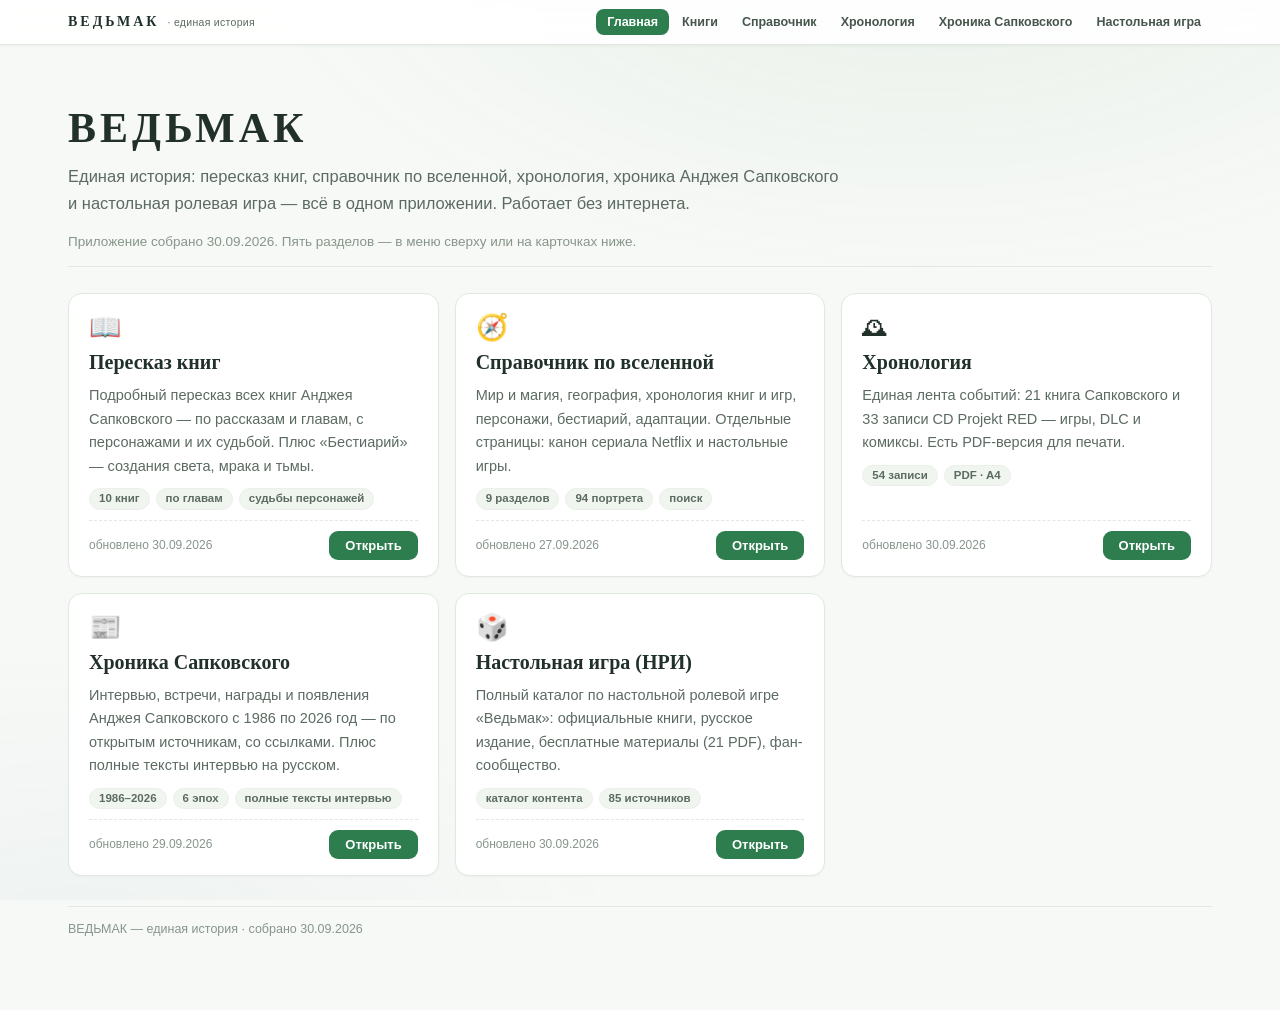
<file: index.html>
<!DOCTYPE html>
<html lang="ru" data-app="home">
<head>
<meta charset="utf-8">
<meta name="viewport" content="width=device-width, initial-scale=1">
<title>ВЕДЬМАК — единая история</title>
<meta name="description" content="Пять частей одного мира: пересказ книг, справочник по вселенной, хронология, хроника Анджея Сапковского и настольная ролевая игра — в одном приложении.">
<link rel="stylesheet" href="app.css">
<style>
:root{ --bg:#f7f9f6; --panel:#ffffff; --panel2:#f0f5f0; --line:#e1e8e0; --line2:#ebf0ea;
  --text:#22302a; --muted:#5c6b62; --dim:#87958b;
  --accent:#2e7d4f; --accent2:#256a42; --accent-soft:#e6f2ea; --accent-line:#c9e2d3;
  --serif: Georgia, "Iowan Old Style", "Times New Roman", serif;
  --sans: -apple-system, BlinkMacSystemFont, "Segoe UI", Roboto, "Helvetica Neue", Arial, sans-serif; }
*{box-sizing:border-box}
html{scroll-behavior:smooth}
body{margin:0;background:var(--bg);color:var(--text);font:16px/1.62 var(--sans);-webkit-font-smoothing:antialiased}
body::before{content:"";position:fixed;inset:0;pointer-events:none;z-index:0;
  background:radial-gradient(1100px 560px at 72% -8%, rgba(46,125,79,.07), transparent 62%),
             radial-gradient(900px 520px at 6% 108%, rgba(61,111,165,.05), transparent 62%)}
.wrap{max-width:1120px;margin:0 auto;padding:34px 22px 70px;position:relative;z-index:1}
.hero{padding:26px 0 14px;border-bottom:1px solid var(--line)}
.hero h1{margin:0;font:700 42px/1.1 var(--serif);letter-spacing:4px;color:var(--text)}
.hero .sub{color:var(--muted);font-size:16.5px;margin:12px 0 0;max-width:780px}
.hero .note{margin:14px 0 0;color:var(--dim);font-size:13.5px}
.cards{display:grid;grid-template-columns:repeat(auto-fill,minmax(330px,1fr));gap:16px;margin:26px 0 10px}
.card{background:var(--panel);border:1px solid var(--line);border-radius:14px;padding:20px 20px 16px;
  display:flex;flex-direction:column;gap:10px;box-shadow:0 1px 2px rgba(34,48,42,.04);
  transition:border-color .15s, box-shadow .15s, transform .15s}
.card:hover{border-color:var(--accent-line);box-shadow:0 10px 26px rgba(46,125,79,.13);transform:translateY(-1px)}
.card .mark{font-size:26px;line-height:1}
.card h2{margin:0;font:700 20px/1.2 var(--serif);color:var(--text)}
.card p{margin:0;font-size:14.5px;color:var(--muted)}
.chips{display:flex;flex-wrap:wrap;gap:6px}
.chip{font:600 11.5px/1 var(--sans);color:var(--muted);border:1px solid var(--line2);
  background:var(--panel2);border-radius:20px;padding:4px 9px}
.card .foot{margin-top:auto;display:flex;align-items:center;gap:10px;padding-top:10px;border-top:1px dashed var(--line)}
.card .upd{color:var(--dim);font-size:12px}
.card a.open{margin-left:auto;background:var(--accent);color:#fff;text-decoration:none;
  border-radius:9px;padding:8px 16px;font:700 13px/1 var(--sans)}
.card a.open:hover{background:var(--accent2)}
.foot-page{margin-top:30px;color:var(--dim);font-size:12.5px;border-top:1px solid var(--line);padding-top:12px}
a{color:var(--accent)}
a:hover{color:var(--accent2)}
::selection{background:#cfe7d9;color:#173528}
@media (max-width:640px){ .hero h1{font-size:34px;letter-spacing:2px} }
</style>
</head>
<body>
<div class="wa-bar"><div class="wa-in"><a class="wa-brand" href="index.html">ВЕДЬМАК <small>· единая история</small></a><nav class="wa-nav"><a href="index.html" class="on">Главная</a><a href="books.html">Книги</a><a href="textbook.html">Справочник</a><a href="timeline.html">Хронология</a><a href="sbornik.html">Хроника Сапковского</a><a href="ttrpg.html">Настольная игра</a></nav></div></div>
<div class="wrap">
  <div class="hero">
    <h1>ВЕДЬМАК</h1>
    <p class="sub">Единая история: пересказ книг, справочник по вселенной, хронология, хроника Анджея Сапковского и настольная ролевая игра — всё в одном приложении. Работает без интернета.</p>
    <p class="note">Приложение собрано 30.09.2026. Пять разделов — в меню сверху или на карточках ниже.</p>
  </div>

  <div class="cards">
<article class="card">
  <div class="mark">📖</div>
  <h2>Пересказ книг</h2>
  <p>Подробный пересказ всех книг Анджея Сапковского — по рассказам и главам, с персонажами и их судьбой. Плюс «Бестиарий» — создания света, мрака и тьмы.</p>
  <div class="chips"><span class="chip">10 книг</span><span class="chip">по главам</span><span class="chip">судьбы персонажей</span></div>
  <div class="foot"><span class="upd">обновлено 30.09.2026</span><a class="open" href="books.html">Открыть</a></div>
</article>
<article class="card">
  <div class="mark">🧭</div>
  <h2>Справочник по вселенной</h2>
  <p>Мир и магия, география, хронология книг и игр, персонажи, бестиарий, адаптации. Отдельные страницы: канон сериала Netflix и настольные игры.</p>
  <div class="chips"><span class="chip">9 разделов</span><span class="chip">94 портрета</span><span class="chip">поиск</span></div>
  <div class="foot"><span class="upd">обновлено 27.09.2026</span><a class="open" href="textbook.html">Открыть</a></div>
</article>
<article class="card">
  <div class="mark">🕰</div>
  <h2>Хронология</h2>
  <p>Единая лента событий: 21 книга Сапковского и 33 записи CD Projekt RED — игры, DLC и комиксы. Есть PDF-версия для печати.</p>
  <div class="chips"><span class="chip">54 записи</span><span class="chip">PDF · A4</span></div>
  <div class="foot"><span class="upd">обновлено 30.09.2026</span><a class="open" href="timeline.html">Открыть</a></div>
</article>
<article class="card">
  <div class="mark">📰</div>
  <h2>Хроника Сапковского</h2>
  <p>Интервью, встречи, награды и появления Анджея Сапковского с 1986 по 2026 год — по открытым источникам, со ссылками. Плюс полные тексты интервью на русском.</p>
  <div class="chips"><span class="chip">1986–2026</span><span class="chip">6 эпох</span><span class="chip">полные тексты интервью</span></div>
  <div class="foot"><span class="upd">обновлено 29.09.2026</span><a class="open" href="sbornik.html">Открыть</a></div>
</article>
<article class="card">
  <div class="mark">🎲</div>
  <h2>Настольная игра (НРИ)</h2>
  <p>Полный каталог по настольной ролевой игре «Ведьмак»: официальные книги, русское издание, бесплатные материалы (21 PDF), фан-сообщество.</p>
  <div class="chips"><span class="chip">каталог контента</span><span class="chip">85 источников</span></div>
  <div class="foot"><span class="upd">обновлено 30.09.2026</span><a class="open" href="ttrpg.html">Открыть</a></div>
</article>
  </div>

  <div class="foot-page">ВЕДЬМАК — единая история · собрано 30.09.2026</div>
</div>
</body>
</html>
</file>
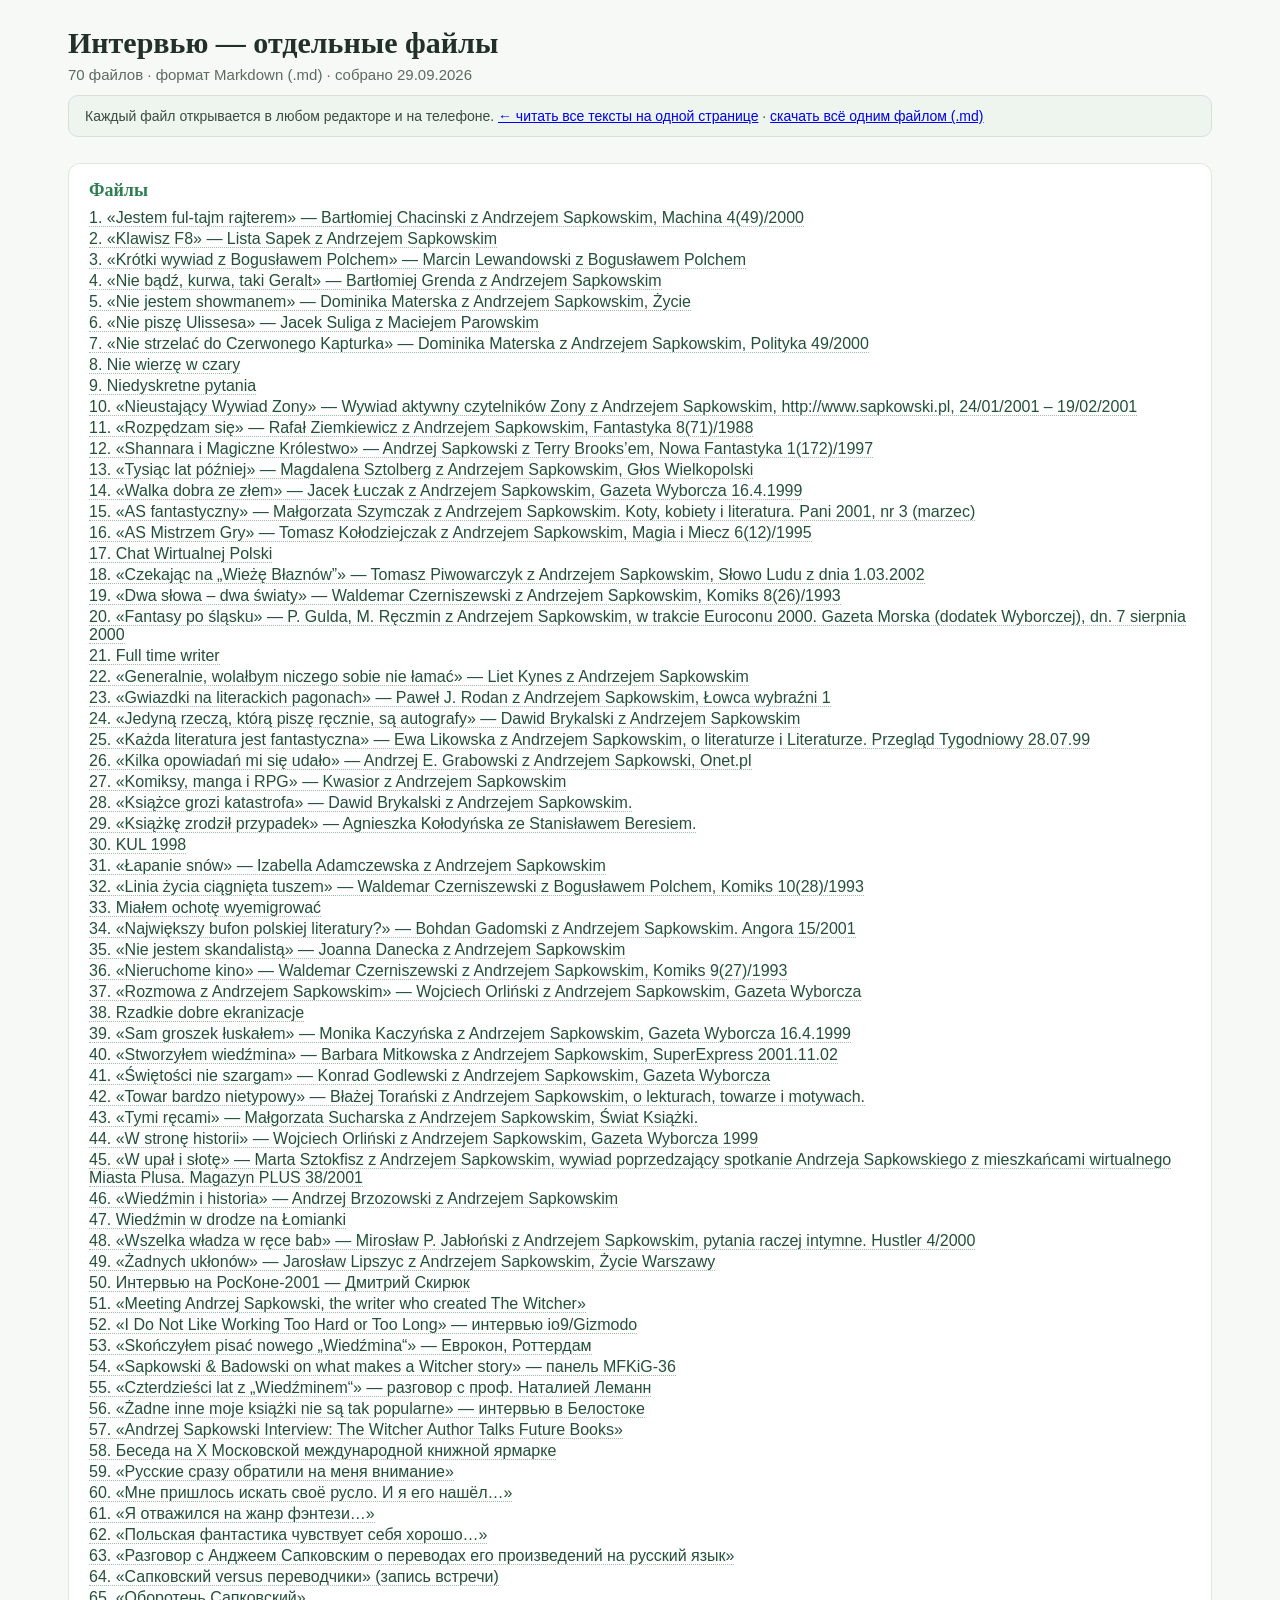
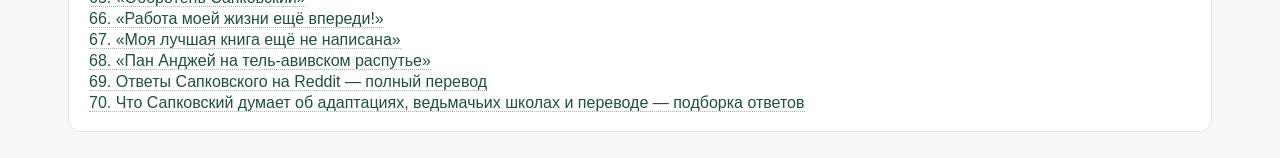
<file: интервью/index.html>
<!doctype html><html lang="ru"><head><meta charset="utf-8">
<meta name="viewport" content="width=device-width, initial-scale=1">
<title>Интервью — отдельные файлы</title>
<style>
*{box-sizing:border-box}
body{margin:0;font-family:-apple-system,BlinkMacSystemFont,"Segoe UI",Roboto,"Helvetica Neue",Arial,sans-serif;background:#f7f9f6;color:#22302a}
h1,h2,h3{font-family:Georgia,"Iowan Old Style","Times New Roman",serif}
.wrap{max-width:1180px;margin:0 auto;padding:0 18px}
header.pg{padding:26px 0 8px}
header.pg h1{margin:0 0 6px;font-size:30px}
header.pg .sub{color:#5c6b60;font-size:15px;margin:0 0 10px}
.note{background:#eef4ee;border:1px solid #d5e3d6;border-radius:10px;padding:12px 16px;font-size:14px;color:#3c4a40;margin:12px 0 18px}
.toc{background:#fff;border:1px solid #dfe7e0;border-radius:12px;padding:16px 20px;margin:0 0 26px}
.toc h2{margin:0 0 8px;font-size:18px;color:#2e7d4f}
.toc ol{margin:0;padding-left:0;list-style:none}
.toc li{margin:3px 0}
.toc a{color:#22503a;text-decoration:none;border-bottom:1px dotted #9dbcac}
.toc a:hover{border-bottom-style:solid}
.toc .part{margin:12px 0 4px;font-weight:600;color:#2e7d4f}
article.int{background:#fff;border:1px solid #dfe7e0;border-left:4px solid #2e7d4f;border-radius:12px;padding:18px 22px 14px;margin:0 0 18px}
article.int h3{margin:2px 0 6px;font-size:21px;line-height:1.35;color:#22302a}
article.int .isub{font-size:13.5px;color:#5c6b60;margin:0 0 12px}
article.int .isub a{color:#2e7d4f}
article.int p{margin:10px 0;line-height:1.7}
.totop{font-size:13px;margin-top:14px}
.totop a{color:#5c6b60;text-decoration:none}
.hidden{display:none!important}
.dl{font-size:14.5px;margin:0 0 16px}
.dl a{color:#2e7d4f}
/* ---- страница чтения: боковое оглавление ---- */
html{scroll-padding-top:calc(var(--wa-h, 0px) + 10px)}
.layout{display:grid;grid-template-columns:300px minmax(0,1fr);gap:34px;align-items:start}
.side{position:sticky;top:12px;max-height:calc(100vh - 24px);display:flex;min-height:0}
.side-card{display:flex;flex-direction:column;flex:1;min-height:0;max-height:inherit;background:#fff;border:1px solid #dfe7e0;border-radius:12px;padding:12px 10px 6px 14px}
.side-h{font-size:12px;font-weight:700;letter-spacing:.08em;text-transform:uppercase;color:#5c6b60;margin:0 0 8px;padding-right:6px}
.side-n{display:inline-block;background:#eef4ee;border:1px solid #d5e3d6;border-radius:20px;padding:1px 8px;margin-left:4px;font-size:11px;letter-spacing:0;color:#2e7d4f}
#q{width:100%;min-width:0;box-sizing:border-box;border:1px solid #dfe7e0;border-radius:8px;padding:7px 11px;font:inherit;font-size:13.5px;margin:0 0 8px;background:#fbfdfb}
.side .toc{position:relative;flex:1;min-height:0;overflow-y:auto;overflow-x:hidden;background:none;border:0;border-radius:0;padding:0 6px 6px 0;margin:0;scrollbar-width:thin}
.side .part{position:sticky;top:0;z-index:2;background:#fff;margin:0;padding:7px 2px 5px;border-bottom:1px solid #eef3ef;font-size:12.5px;line-height:1.3}
.side .toc li{margin:1px 0}
.side .toc a{display:block;padding:4px 9px;border-radius:7px;border-bottom:0;color:#22503a;line-height:1.35}
.side .toc a:hover{background:#f1f7f2}
.side .toc li.cur a{background:#e9f3ec;color:#1c4c33;box-shadow:inset 3px 0 0 #2e7d4f}
.side-toggle{display:none}
@media (max-width:980px){
  .layout{display:block}
  .side{position:fixed;left:0;top:0;bottom:0;width:min(320px,86vw);max-height:none;z-index:90;display:flex;padding:0;transform:translateX(-102%);transition:transform .25s}
  .side.open{transform:none}
  .side-card{border-radius:0;border:0;border-right:1px solid #dfe7e0;box-shadow:0 0 26px rgba(34,48,42,.2);padding:14px 10px 8px 16px}
  .side-toggle{display:block;position:fixed;left:14px;bottom:14px;z-index:95;background:#fff;border:1px solid #d5e3d6;border-radius:999px;padding:9px 15px;font:inherit;font-weight:600;font-size:13.5px;color:#22503a;box-shadow:0 3px 12px rgba(34,48,42,.16);cursor:pointer}
}
@media print{
  .side,.side-toggle{display:none!important}
  .layout{display:block}
}
</style></head><body><div class="wrap">
<header class="pg"><h1>Интервью — отдельные файлы</h1>
<p class="sub">70 файлов · формат Markdown (.md) · собрано 29.09.2026</p>
<div class="note">Каждый файл открывается в любом редакторе и на телефоне. <a href="../интервью.html">← читать все тексты на одной странице</a> · <a href="../Интервью-полные-тексты.md" download>скачать всё одним файлом (.md)</a></div>
</header>
<nav class="toc"><h2>Файлы</h2><ol>
<li><a href="01-jestem-ful-tajm-rajterem.md">1. «Jestem ful-tajm rajterem» — Bartłomiej Chacinski z Andrzejem Sapkowskim, Machina 4(49)/2000</a></li>
<li><a href="02-klawisz-f8.md">2. «Klawisz F8» — Lista Sapek z Andrzejem Sapkowskim</a></li>
<li><a href="03-krotki-wywiad-z-boguslawem-polchem.md">3. «Krótki wywiad z Bogusławem Polchem» — Marcin Lewandowski z Bogusławem Polchem</a></li>
<li><a href="04-nie-badz-kurwa-taki-geralt.md">4. «Nie bądź, kurwa, taki Geralt» — Bartłomiej Grenda z Andrzejem Sapkowskim</a></li>
<li><a href="05-nie-jestem-showmanem.md">5. «Nie jestem showmanem» — Dominika Materska z Andrzejem Sapkowskim, Życie</a></li>
<li><a href="06-nie-pisze-ulissesa.md">6. «Nie piszę Ulissesa» — Jacek Suliga z Maciejem Parowskim</a></li>
<li><a href="07-nie-strzelac-do-czerwonego-kapturka.md">7. «Nie strzelać do Czerwonego Kapturka» — Dominika Materska z Andrzejem Sapkowskim, Polityka 49/2000</a></li>
<li><a href="08-nie-wierze-w-czary.md">8. Nie wierzę w czary</a></li>
<li><a href="09-niedyskretne-pytania.md">9. Niedyskretne pytania</a></li>
<li><a href="10-nieustajacy-wywiad-zony.md">10. «Nieustający Wywiad Zony» — Wywiad aktywny czytelników Zony z Andrzejem Sapkowskim, http://www.sapkowski.pl, 24/01/2001 – 19/02/2001</a></li>
<li><a href="11-rozpedzam-sie.md">11. «Rozpędzam się» — Rafał Ziemkiewicz z Andrzejem Sapkowskim, Fantastyka 8(71)/1988</a></li>
<li><a href="12-shannara-i-magiczne-krolestwo.md">12. «Shannara i Magiczne Królestwo» — Andrzej Sapkowski z Terry Brooks’em, Nowa Fantastyka 1(172)/1997</a></li>
<li><a href="13-tysiac-lat-pozniej.md">13. «Tysiąc lat później» — Magdalena Sztolberg z Andrzejem Sapkowskim, Głos Wielkopolski</a></li>
<li><a href="14-walka-dobra-ze-zlem.md">14. «Walka dobra ze złem» — Jacek Łuczak z Andrzejem Sapkowskim, Gazeta Wyborcza 16.4.1999</a></li>
<li><a href="15-as-fantastyczny.md">15. «AS fantastyczny» — Małgorzata Szymczak z Andrzejem Sapkowskim. Koty, kobiety i literatura. Pani 2001, nr 3 (marzec)</a></li>
<li><a href="16-as-mistrzem-gry.md">16. «AS Mistrzem Gry» — Tomasz Kołodziejczak z Andrzejem Sapkowskim, Magia i Miecz 6(12)/1995</a></li>
<li><a href="17-chat-wirtualnej-polski.md">17. Chat Wirtualnej Polski</a></li>
<li><a href="18-czekajac-na-wieze-blaznow.md">18. «Czekając na „Wieżę Błaznów”» — Tomasz Piwowarczyk z Andrzejem Sapkowskim, Słowo Ludu z dnia 1.03.2002</a></li>
<li><a href="19-dwa-slowa-dwa-swiaty.md">19. «Dwa słowa – dwa światy» — Waldemar Czerniszewski z Andrzejem Sapkowskim, Komiks 8(26)/1993</a></li>
<li><a href="20-fantasy-po-slasku.md">20. «Fantasy po śląsku» — P. Gulda, M. Ręczmin z Andrzejem Sapkowskim, w trakcie Euroconu 2000. Gazeta Morska (dodatek Wyborczej), dn. 7 sierpnia 2000</a></li>
<li><a href="21-full-time-writer.md">21. Full time writer</a></li>
<li><a href="22-generalnie-wolalbym-niczego-sobie-nie-lamac.md">22. «Generalnie, wolałbym niczego sobie nie łamać» — Liet Kynes z Andrzejem Sapkowskim</a></li>
<li><a href="23-gwiazdki-na-literackich-pagonach.md">23. «Gwiazdki na literackich pagonach» — Paweł J. Rodan z Andrzejem Sapkowskim, Łowca wybraźni 1</a></li>
<li><a href="24-jedyna-rzecza-ktora-pisze-recznie-sa-autografy.md">24. «Jedyną rzeczą, którą piszę ręcznie, są autografy» — Dawid Brykalski z Andrzejem Sapkowskim</a></li>
<li><a href="25-kazda-literatura-jest-fantastyczna.md">25. «Każda literatura jest fantastyczna» — Ewa Likowska z Andrzejem Sapkowskim, o literaturze i Literaturze. Przegląd Tygodniowy 28.07.99</a></li>
<li><a href="26-kilka-opowiadan-mi-sie-udalo.md">26. «Kilka opowiadań mi się udało» — Andrzej E. Grabowski z Andrzejem Sapkowski, Onet.pl</a></li>
<li><a href="27-komiksy-manga-i-rpg.md">27. «Komiksy, manga i RPG» — Kwasior z Andrzejem Sapkowskim</a></li>
<li><a href="28-ksiazce-grozi-katastrofa.md">28. «Książce grozi katastrofa» — Dawid Brykalski z Andrzejem Sapkowskim.</a></li>
<li><a href="29-ksiazke-zrodzil-przypadek.md">29. «Książkę zrodził przypadek» — Agnieszka Kołodyńska ze Stanisławem Beresiem.</a></li>
<li><a href="30-kul-1998.md">30. KUL 1998</a></li>
<li><a href="31-lapanie-snow.md">31. «Łapanie snów» — Izabella Adamczewska z Andrzejem Sapkowskim</a></li>
<li><a href="32-linia-zycia-ciagnieta-tuszem.md">32. «Linia życia ciągnięta tuszem» — Waldemar Czerniszewski z Bogusławem Polchem, Komiks 10(28)/1993</a></li>
<li><a href="33-mialem-ochote-wyemigrowac.md">33. Miałem ochotę wyemigrować</a></li>
<li><a href="34-najwiekszy-bufon-polskiej-literatury.md">34. «Największy bufon polskiej literatury?» — Bohdan Gadomski z Andrzejem Sapkowskim. Angora 15/2001</a></li>
<li><a href="35-nie-jestem-skandalista.md">35. «Nie jestem skandalistą» — Joanna Danecka z Andrzejem Sapkowskim</a></li>
<li><a href="36-nieruchome-kino.md">36. «Nieruchome kino» — Waldemar Czerniszewski z Andrzejem Sapkowskim, Komiks 9(27)/1993</a></li>
<li><a href="37-rozmowa-z-andrzejem-sapkowskim.md">37. «Rozmowa z Andrzejem Sapkowskim» — Wojciech Orliński z Andrzejem Sapkowskim, Gazeta Wyborcza</a></li>
<li><a href="38-rzadkie-dobre-ekranizacje.md">38. Rzadkie dobre ekranizacje</a></li>
<li><a href="39-sam-groszek-luskalem.md">39. «Sam groszek łuskałem» — Monika Kaczyńska z Andrzejem Sapkowskim, Gazeta Wyborcza 16.4.1999</a></li>
<li><a href="40-stworzylem-wiedzmina.md">40. «Stworzyłem wiedźmina» — Barbara Mitkowska z Andrzejem Sapkowskim, SuperExpress 2001.11.02</a></li>
<li><a href="41-swietosci-nie-szargam.md">41. «Świętości nie szargam» — Konrad Godlewski z Andrzejem Sapkowskim, Gazeta Wyborcza</a></li>
<li><a href="42-towar-bardzo-nietypowy.md">42. «Towar bardzo nietypowy» — Błażej Torański z Andrzejem Sapkowskim, o lekturach, towarze i motywach.</a></li>
<li><a href="43-tymi-recami.md">43. «Tymi ręcami» — Małgorzata Sucharska z Andrzejem Sapkowskim, Świat Książki.</a></li>
<li><a href="44-w-strone-historii.md">44. «W stronę historii» — Wojciech Orliński z Andrzejem Sapkowskim, Gazeta Wyborcza 1999</a></li>
<li><a href="45-w-upal-i-slote.md">45. «W upał i słotę» — Marta Sztokfisz z Andrzejem Sapkowskim, wywiad poprzedzający spotkanie Andrzeja Sapkowskiego z mieszkańcami wirtualnego Miasta Plusa. Magazyn PLUS 38/2001</a></li>
<li><a href="46-wiedzmin-i-historia.md">46. «Wiedźmin i historia» — Andrzej Brzozowski z Andrzejem Sapkowskim</a></li>
<li><a href="47-wiedzmin-w-drodze-na-lomianki.md">47. Wiedźmin w drodze na Łomianki</a></li>
<li><a href="48-wszelka-wladza-w-rece-bab.md">48. «Wszelka władza w ręce bab» — Mirosław P. Jabłoński z Andrzejem Sapkowskim, pytania raczej intymne. Hustler 4/2000</a></li>
<li><a href="49-zadnych-uklonow.md">49. «Żadnych ukłonów» — Jarosław Lipszyc z Andrzejem Sapkowskim, Życie Warszawy</a></li>
<li><a href="50-ruscon-2001.md">50. Интервью на РосКоне-2001 — Дмитрий Скирюк</a></li>
<li><a href="51-eurogamer-2017.md">51. «Meeting Andrzej Sapkowski, the writer who created The Witcher»</a></li>
<li><a href="52-io9-gizmodo-2020.md">52. «I Do Not Like Working Too Hard or Too Long» — интервью io9/Gizmodo</a></li>
<li><a href="53-lubimyczytac-2024.md">53. «Skończyłem pisać nowego „Wiedźmina“» — Еврокон, Роттердам</a></li>
<li><a href="54-mfkig-2025.md">54. «Sapkowski &amp; Badowski on what makes a Witcher story» — панель MFKiG-36</a></li>
<li><a href="55-lodz-40-lat-2025.md">55. «Czterdzieści lat z „Wiedźminem“» — разговор с проф. Наталией Леманн</a></li>
<li><a href="56-bialystok-2026.md">56. «Żadne inne moje książki nie są tak popularne» — интервью в Белостоке</a></li>
<li><a href="57-ign-2026.md">57. «Andrzej Sapkowski Interview: The Witcher Author Talks Future Books»</a></li>
<li><a href="58-knizhnoe-obozrenie-1997.md">58. Беседа на X Московской международной книжной ярмарке</a></li>
<li><a href="59-russkie-srazu-obratili-1997.md">59. «Русские сразу обратили на меня внимание»</a></li>
<li><a href="60-mne-prishlos-iskat-svoe-ruslo-2003.md">60. «Мне пришлось искать своё русло. И я его нашёл…»</a></li>
<li><a href="61-ya-otvazhilsya-na-zhanr-fentezi-2003.md">61. «Я отважился на жанр фэнтези…»</a></li>
<li><a href="62-polskaya-fantastika-chuvstvuet-sebya-horosho-2003.md">62. «Польская фантастика чувствует себя хорошо…»</a></li>
<li><a href="63-razgovor-o-perevodah-2005.md">63. «Разговор с Анджеем Сапковским о переводах его произведений на русский язык»</a></li>
<li><a href="64-sapkovskiy-versus-perevodchiki-2005.md">64. «Сапковский versus переводчики» (запись встречи)</a></li>
<li><a href="65-oboroten-sapkovskiy-2005.md">65. «Оборотень Сапковский»</a></li>
<li><a href="66-rabota-moej-zhizni-2013.md">66. «Работа моей жизни ещё впереди!»</a></li>
<li><a href="67-moya-luchshaya-kniga-esche-ne-napisana-2015.md">67. «Моя лучшая книга ещё не написана»</a></li>
<li><a href="68-pan-andzhej-na-tel-avivskom-raspute-2025.md">68. «Пан Анджей на тель-авивском распутье»</a></li>
<li><a href="69-reddit-otvety-dtf-2025.md">69. Ответы Сапковского на Reddit — полный перевод</a></li>
<li><a href="70-reddit-otvety-mirf-2025.md">70. Что Сапковский думает об адаптациях, ведьмачьих школах и переводе — подборка ответов</a></li>
</ol></nav></div></body></html>
</file>
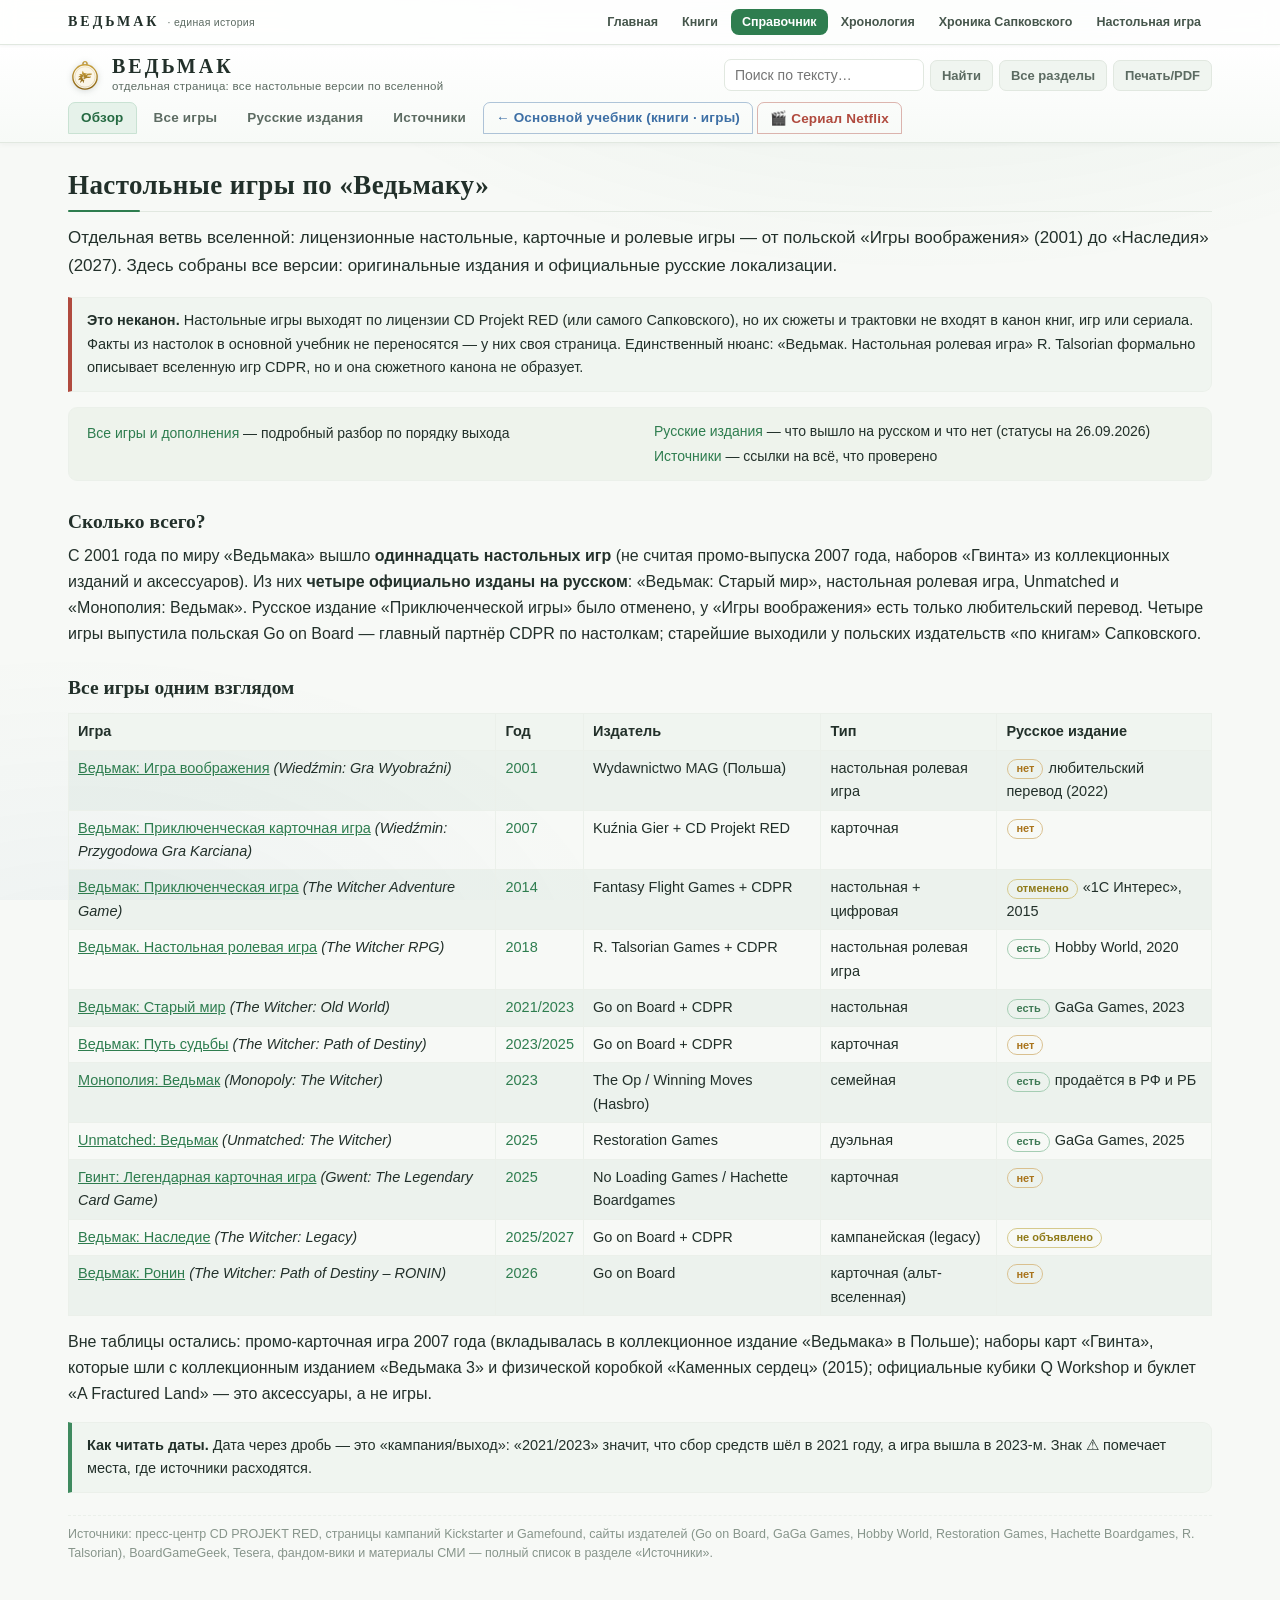
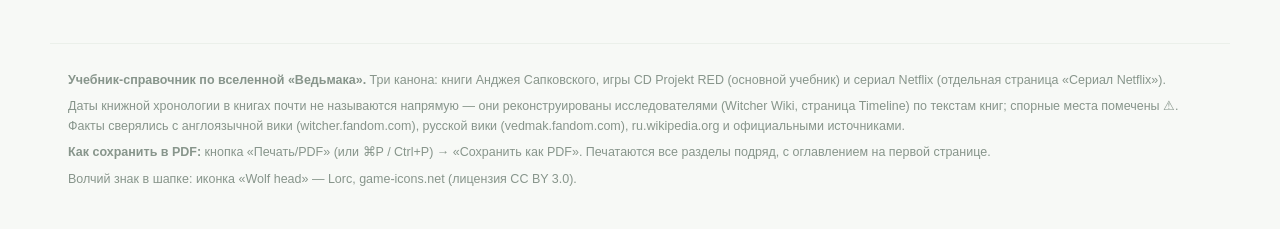
<file: boardgames.html>
<!DOCTYPE html>
<html lang="ru" data-app="boardgames">
<head>
<meta charset="utf-8">
<meta name="viewport" content="width=device-width, initial-scale=1">
<meta name="description" content="Веб-учебник по вселенной «Ведьмака»: хронология, персонажи, государства, магия. Каноны книг, игр и сериала.">
<meta name="theme-color" content="#f2e8d0">
<title>ВЕДЬМАК — настольные игры (оригиналы и русские издания)</title>
<style>
/* ============ Ведьмак: учебник-справочник — стили (светлая тема «пергамент и золото») ============ */
:root{
  --bg:#f2e8d0; --bg2:#ece0c3; --panel:#faf4e3; --panel2:#f6eed8;
  --line:#d8c7a2; --line2:#e3d5b5;
  --text:#3c3222; --muted:#746548; --dim:#736342;
  --gold:#7d5a10; --gold2:#a9822a; --brass:#d9b04a;
  --blood:#9c3b2a; --green:#52702f; --blue:#45668f;
  --serif: Georgia, "Iowan Old Style", "Times New Roman", serif;
  --sans: -apple-system, BlinkMacSystemFont, "Segoe UI", Roboto, "Helvetica Neue", Arial, sans-serif;
  --mono: "SF Mono", ui-monospace, Menlo, Consolas, monospace;
}
*{box-sizing:border-box}
html{scroll-behavior:smooth}
body{margin:0;background:var(--bg);color:var(--text);font:16px/1.62 var(--sans);-webkit-font-smoothing:antialiased}
body::before{content:"";position:fixed;inset:0;pointer-events:none;z-index:0;
  background:radial-gradient(1100px 560px at 72% -8%, rgba(201,161,62,.16), transparent 62%),
             radial-gradient(900px 520px at 6% 108%, rgba(156,59,42,.08), transparent 62%)}
::selection{background:#e8cf8e;color:#2b2110}

/* --- шапка --- */
header.top{position:sticky;top:0;z-index:50;background:linear-gradient(#f7efdb,#efe3c7);border-bottom:1px solid var(--line);box-shadow:0 8px 20px rgba(122,96,46,.10)}
.top-inner{max-width:1180px;margin:0 auto;display:flex;align-items:center;gap:14px;padding:10px 18px 6px;flex-wrap:wrap}
.brand{display:flex;align-items:center;gap:10px;margin-right:auto;min-width:0}
.brand-mark{display:inline-flex;width:34px;height:34px;filter:drop-shadow(0 1px 2px rgba(101,77,26,.35))}
.brand-mark svg{display:block;width:100%;height:100%}
.brand-text b{font:700 20px/1.1 var(--serif);letter-spacing:3px;color:var(--gold);display:block}
.brand-text small{display:block;color:var(--muted);font-size:11.5px;letter-spacing:.3px}
.tools{display:flex;gap:6px;align-items:center;flex-wrap:wrap}
#q{background:#fffdf5;border:1px solid var(--line);border-radius:7px;color:var(--text);padding:7px 10px;font:14px var(--sans);width:200px;outline:none}
#q:focus{border-color:var(--gold2)}
.tbtn{background:#f3e8cd;border:1px solid var(--line);border-radius:7px;color:var(--muted);padding:7px 11px;font:600 13px var(--sans);cursor:pointer}
.tbtn:hover{color:var(--text);border-color:var(--gold2)}
.tbtn.on{background:var(--brass);border-color:var(--gold2);color:#241c0e}
.tabs{display:flex;flex-wrap:wrap;gap:4px;max-width:1180px;margin:0 auto;padding:0 12px 8px}
.tab{white-space:nowrap;background:transparent;border:1px solid transparent;border-radius:7px 7px 0 0;color:var(--muted);
  padding:7px 12px;cursor:pointer;font:600 13.5px var(--sans);letter-spacing:.2px;text-decoration:none;display:inline-block}
.tab:hover{color:var(--text);background:rgba(125,90,16,.07)}
.tab.active{color:#241c0e;background:var(--brass);border-color:var(--gold2)}
.tab.nf{color:#9c3b2a;border:1px solid rgba(156,59,42,.45)}
.tab.nf:hover{background:rgba(156,59,42,.10);color:#7c3529}
.tab.back{color:#45668f;border:1px solid rgba(69,102,143,.45)}
.tab.back:hover{background:rgba(69,102,143,.10);color:#37547a}
.tab.bg{color:#52702f;border:1px solid rgba(82,112,47,.45)}
.tab.bg:hover{background:rgba(82,112,47,.12);color:#3f5723}
.searchinfo{max-width:1180px;margin:0 auto;padding:7px 18px 0;color:var(--muted);font-size:13px}
.searchinfo b{color:var(--gold)}

/* --- каркас --- */
.wrap{max-width:1180px;margin:0 auto;padding:22px 18px 70px;position:relative;z-index:1}
.panel{display:none;min-width:0}
.panel.active{display:block}
.all-open .panel + .panel{margin-top:44px;border-top:1px solid var(--line);padding-top:26px}

/* --- типографика --- */
h2.sec{font:700 27px/1.25 var(--serif);color:var(--gold);margin:4px 0 10px;letter-spacing:.4px;border-bottom:1px solid var(--line);padding-bottom:9px;position:relative}
h2.sec::after{content:"";position:absolute;left:0;bottom:-1px;width:72px;height:2px;background:var(--gold);border-radius:2px}
h3{font:700 19.5px/1.3 var(--serif);color:#4a3b24;margin:28px 0 8px}
h4{font:700 16.5px/1.3 var(--serif);color:#55452c;margin:18px 0 6px}
p{margin:9px 0}
.lead{font-size:17px;color:#47392a;margin:12px 0 18px}
a{color:var(--gold)}
a:hover{color:#5c430c}
ul,ol{margin:8px 0;padding-left:22px}
li{margin:3px 0}
small{color:var(--muted)}
hr{border:0;border-top:1px solid var(--line2);margin:22px 0}
code{font:13.5px var(--mono);background:#efe2c1;border:1px solid var(--line2);border-radius:4px;padding:1px 5px}

/* --- оглавление раздела --- */
ul.toc{list-style:none;padding:0;background:var(--bg2);border:1px solid var(--line2);border-radius:9px;
  padding:12px 18px;margin:14px 0 22px;columns:2;column-gap:28px;font-size:14px}
ul.toc li{margin:2.5px 0;break-inside:avoid}
ul.toc a{text-decoration:none;color:var(--gold)}
ul.toc a:hover{color:#5c430c;text-decoration:underline}

/* --- врезки и плашки --- */
.callout{background:var(--panel2);border:1px solid var(--line2);border-left:4px solid var(--gold2);border-radius:0 9px 9px 0;padding:11px 15px;margin:15px 0;font-size:14.5px}
.callout.warn{border-left-color:var(--blood)}
.callout.ok{border-left-color:var(--green)}
.callout p:first-child{margin-top:0}.callout p:last-child{margin-bottom:0}
.badge{display:inline-block;font:600 11px/1 var(--sans);padding:3.5px 8px;border-radius:20px;border:1px solid var(--line);
  color:var(--muted);vertical-align:middle;white-space:nowrap;margin:0 1px}
.badge.bk{color:#4d6630;border-color:#9db884}
.badge.gm{color:#3f5c85;border-color:#9db4d4}
.badge.nf{color:#8c4034;border-color:#d0a49a}
.badge.canon{color:#4d6630;border-color:#9db884}
.badge.noncanon{color:#8a5f1e;border-color:#d2b98c}
.badge.dispute{color:#7d6410;border-color:#d0bd82}

/* --- лента времени --- */
.tl{position:relative;margin:16px 0 24px;padding-left:24px;border-left:2px solid var(--line)}
.tl-item{position:relative;padding:0 0 15px 16px}
.tl-item::before{content:"";position:absolute;left:-30px;top:7px;width:9px;height:9px;border-radius:50%;
  background:var(--brass);box-shadow:0 0 0 3px rgba(169,130,42,.20)}
.tl-year{font:700 15.5px/1.2 var(--serif);color:var(--gold);letter-spacing:.4px;margin-bottom:2px}
.tl-body{font-size:15px}
.tl-body ul{margin:4px 0;padding-left:20px}

/* --- таблицы --- */
.tw{overflow-x:auto;margin:13px 0}
table.tbl{width:100%;border-collapse:collapse;font-size:14.5px}
.tbl th{background:#e9dcba;color:var(--gold);text-align:left;font-weight:700}
.tbl th,.tbl td{border:1px solid var(--line2);padding:6px 9px;vertical-align:top}
.tbl tr:nth-child(even) td{background:rgba(125,90,16,.05)}
.tbl td.yr,.tbl th.yr{white-space:nowrap;color:var(--gold);font-variant-numeric:tabular-nums}
.tbl td.ctr{text-align:center}

/* --- карточки --- */
.cards{display:grid;grid-template-columns:repeat(auto-fill,minmax(275px,1fr));gap:12px;margin:15px 0}
.card{background:var(--panel);border:1px solid var(--line2);border-radius:10px;padding:12px 14px;box-shadow:0 1px 3px rgba(122,96,46,.12)}
.card h4{margin:0 0 2px;color:var(--gold);font:700 16.5px var(--serif)}
.card .years{color:var(--muted);font-size:12.5px;margin-bottom:5px;font-variant-numeric:tabular-nums}
.card p{margin:5px 0;font-size:14px}
.card ul{margin:5px 0 0;padding-left:18px;font-size:13.5px}
.grid2{display:grid;grid-template-columns:repeat(auto-fit,minmax(320px,1fr));gap:14px;margin:12px 0}
.grid3{display:grid;grid-template-columns:repeat(auto-fit,minmax(230px,1fr));gap:12px;margin:12px 0}

/* --- схемы --- */
pre.tree{font:13px/1.75 var(--mono);background:var(--bg2);border:1px solid var(--line2);border-radius:9px;
  padding:13px 16px;overflow-x:auto;color:#4a3d28;margin:13px 0}

/* --- источники --- */
p.src{font-size:12.5px;color:var(--dim);border-top:1px dashed var(--line2);margin-top:22px;padding-top:9px;line-height:1.55}
p.src a{color:#74623f;word-break:break-all}

/* --- подвал, кнопка «наверх» --- */
.foot{max-width:1180px;margin:0 auto;padding:20px 18px 34px;color:var(--dim);font-size:12.5px;border-top:1px solid var(--line2);position:relative;z-index:1}
.foot p{margin:6px 0}
#totop{position:fixed;right:20px;bottom:20px;width:42px;height:42px;border-radius:50%;border:1px solid var(--gold2);
  background:#fbf5e6;color:var(--gold);font-size:19px;cursor:pointer;opacity:0;pointer-events:none;transition:opacity .2s;z-index:60;box-shadow:0 2px 10px rgba(122,96,46,.25)}
#totop.show{opacity:1;pointer-events:auto}

/* --- поиск --- */
mark.hit{background:var(--brass);color:#241c0e;border-radius:2px;padding:0 2px}
mark.hit.cur{background:#eec95e;box-shadow:0 0 0 2px rgba(125,90,16,.45)}

/* --- печать / PDF --- */
.print-head{display:none}
/* портреты персонажей */
img.pt{width:46px;height:46px;object-fit:cover;border-radius:7px;vertical-align:middle;margin:0 7px 0 0;border:1px solid var(--line2);background:var(--panel2)}
img.pt-lg{width:74px;height:74px;border-radius:9px}
img.pt-sm{width:30px;height:30px;border-radius:5px;margin-right:4px}

@media print{
  :root{--bg:#fff;--bg2:#fff;--panel:#fff;--panel2:#f7f4ec;--line:#bbb;--line2:#ccc;--text:#111;--muted:#444;--dim:#555;
    --gold:#111;--gold2:#333;--brass:#999;--blood:#7a2c22;--green:#3c5a28;--blue:#2c4568}
  html{scroll-behavior:auto}
  body{background:#fff;color:#111;font-size:10.5pt;line-height:1.5}
  body::before{display:none}
  header.top,.tools,.tabs,#searchinfo,#totop,.tab{display:none !important}
  .print-head{display:block;border-bottom:2px solid #111;margin-bottom:12px;padding-bottom:8px}
  .print-head h1{font:700 20pt var(--serif);margin:0 0 4px}
  .print-head p{margin:0;color:#444;font-size:9.5pt}
  .wrap{max-width:none;padding:0;margin:0}
  .panel{display:block !important;page-break-before:always}
  .panel:first-of-type{page-break-before:avoid}
  .all-open .panel + .panel{margin-top:0;border-top:0;padding-top:0}
  h2.sec{font-size:17pt;color:#111;border-bottom:1.5px solid #111;margin-top:0}
  h2.sec::after{display:none}
  h3{color:#111;font-size:12.5pt}
  h4{color:#111}
  a{color:#111;text-decoration:none}
  .card,.tl-item,.callout,tr,pre{page-break-inside:avoid}
  h2,h3,h4{page-break-after:avoid}
  .tw{overflow:visible}
  table.tbl{font-size:9pt}
  .tbl th{background:#eee;color:#111}
  .tbl tr:nth-child(even) td{background:#fafafa}
  .badge{border-color:#666;color:#333}
  .card{box-shadow:none}
  .tl-item::before{background:#111;box-shadow:none}
  ul.toc{columns:2;background:#f7f4ec}
  p.src{color:#555}
  mark.hit{background:none;color:inherit;padding:0}
}
@page{margin:14mm 12mm}

/* --- мобильные --- */
@media (max-width:760px){
  .top-inner{padding:8px 12px 4px}
  #q{width:150px}
  .tabs{flex-wrap:nowrap;overflow-x:auto;scrollbar-width:thin}
  .wrap{padding:16px 12px 60px}
  h2.sec{font-size:22px}
  ul.toc{columns:1}
}

</style>
<link rel="stylesheet" href="app.css">
</head>
<body>
<div class="wa-bar"><div class="wa-in"><a class="wa-brand" href="index.html">ВЕДЬМАК <small>· единая история</small></a><nav class="wa-nav"><a href="index.html">Главная</a><a href="books.html">Книги</a><a href="textbook.html" class="on">Справочник</a><a href="timeline.html">Хронология</a><a href="sbornik.html">Хроника Сапковского</a><a href="ttrpg.html">Настольная игра</a></nav></div></div>
<div class="print-head">
  <h1>ВЕДЬМАК — настольные игры (оригиналы и русские издания)</h1>
  <p>отдельная страница: все настольные версии по вселенной · сборка от 30.09.2026 · содержит спойлеры ко всей саге, играм и сериалу</p>
</div>
<header class="top">
  <div class="top-inner">
    <div class="brand">
      <span class="brand-mark" aria-hidden="true"><svg viewBox="0 0 64 70" xmlns="http://www.w3.org/2000/svg"><defs><linearGradient id="wgold" x1="0" y1="0" x2="0" y2="1"><stop offset="0" stop-color="#c9a13e"/><stop offset="1" stop-color="#8a6414"/></linearGradient></defs><circle cx="32" cy="11.5" r="4.2" fill="none" stroke="url(#wgold)" stroke-width="2.6"/><circle cx="32" cy="39" r="25" fill="#fbf6e8" stroke="url(#wgold)" stroke-width="2.8"/><circle cx="32" cy="39" r="21" fill="none" stroke="url(#wgold)" stroke-width="0.9" opacity="0.5"/><g transform="translate(17.01 23.81) scale(0.0584)"><path fill="url(#wgold)" d="M179.3 38.94C154.7 77.7 142.7 139.7 168.4 185.9l-16.3 9.2c-6.7-11.9-11.2-24.4-13.9-37.2-34.5-6.3-69.42-7.5-104.98-2.1 34.07 10.1 52.77 23.7 76.68 46.7-26.82 9.7-60.25 30.2-92.93 70.2 35.47-8.8 64.83-11.5 89.43-6.3-36.94 22.5-64.06 56.1-88.34 114.1 35.9-17.2 64.89-18.8 102.94-18.8-23.07 32.7-35.27 77.2-36.31 112.8 24.51-26 57.61-60.2 87.21-79 3 29.9 15 58.3 35.9 85.3-.2-43.9 10.3-88.3 31.6-133.4-18.8 9-32.4 18.1-49.9 29.3 6.2-27.9 12.4-55.8 18.7-83.7-23.3 2.4-39 10-60.5 18.5 16.3-33.1 32.7-66.1 49.1-99.2l16.8 8.3-28.4 57.4c18.4-4.4 28.7-4.1 45.7-1.3-4.5 20.4-9 40.7-13.6 61 65.3-36.2 148.3-45.9 226.7-50 7.6-12.9 13.8-24.2 18.8-34.8l-6.3-24.4-24.4 30.8-7.8-27.5-22.5 29.2-7.5-26.1-23.9 31.5-7.7-28.2-23.8 31.4 1.2-41.1 22.6-42.7 7.6 28.3 23.9-31.5 7.6 28.2 23.5-30 6.5 26.9 24.5-30.8 7.8 27.5 24.6-32c2.3-10.8 4.6-22.4 7.4-35.7-55.5-3.7-106.3 4.8-154 9.8-38-20.8-80.8-26.8-121.9-18.5-13.6-29.69-27.2-59.38-40.9-89.06zM325.5 158.3c-4.5 14.2-13 18.3-24.7 20.6-16.1-4.4-28.3-15.5-34.4-30.2 20.4-3.8 42.4 3.4 59.1 9.6z"/></g></svg></span>
      <span class="brand-text"><b>ВЕДЬМАК</b><small>отдельная страница: все настольные версии по вселенной</small></span>
    </div>
    <div class="tools">
      <input id="q" type="search" placeholder="Поиск по тексту…" autocomplete="off" aria-label="Поиск по учебнику">
      <button id="btn-search" class="tbtn">Найти</button>
      <button id="btn-all" class="tbtn" title="Показать все разделы подряд (удобно перед печатью)">Все разделы</button>
      <button id="btn-print" class="tbtn" title="Печать / сохранить в PDF">Печать/PDF</button>
    </div>
  </div>
  <nav class="tabs" id="tabs"><button class="tab" data-target="s-bg-main">Обзор</button>
<button class="tab" data-target="s-bg-games">Все игры</button>
<button class="tab" data-target="s-bg-ru">Русские издания</button>
<button class="tab" data-target="s-bg-src">Источники</button>
<a class="tab back" href="index.html">← Основной учебник (книги · игры)</a>
<a class="tab nf" href="netflix.html">🎬 Сериал Netflix</a></nav>
</header>
<div class="searchinfo" id="searchinfo" hidden></div>
<main class="wrap">

<section class="panel" id="s-bg-main" data-title="Обзор">
  <h2 class="sec">Настольные игры по «Ведьмаку»</h2>
  <p class="lead">Отдельная ветвь вселенной: лицензионные настольные, карточные и ролевые игры — от польской «Игры воображения» (2001) до «Наследия» (2027). Здесь собраны все версии: оригинальные издания и официальные русские локализации.</p>

  <div class="callout warn">
    <p><b>Это неканон.</b> Настольные игры выходят по лицензии CD Projekt RED (или самого Сапковского), но их сюжеты и трактовки не входят в канон книг, игр или сериала. Факты из настолок в основной учебник не переносятся — у них своя страница. Единственный нюанс: «Ведьмак. Настольная ролевая игра» R. Talsorian формально описывает вселенную игр CDPR, но и она сюжетного канона не образует.</p>
  </div>

  <ul class="toc">
    <li><a href="#s-bg-games">Все игры и дополнения</a> — подробный разбор по порядку выхода</li>
    <li><a href="#s-bg-ru">Русские издания</a> — что вышло на русском и что нет (статусы на 26.09.2026)</li>
    <li><a href="#s-bg-src">Источники</a> — ссылки на всё, что проверено</li>
  </ul>

  <h3>Сколько всего?</h3>
  <p>С 2001 года по миру «Ведьмака» вышло <b>одиннадцать настольных игр</b> (не считая промо-выпуска 2007 года, наборов «Гвинта» из коллекционных изданий и аксессуаров). Из них <b>четыре официально изданы на русском</b>: «Ведьмак: Старый мир», настольная ролевая игра, Unmatched и «Монополия: Ведьмак». Русское издание «Приключенческой игры» было отменено, у «Игры воображения» есть только любительский перевод. Четыре игры выпустила польская Go on Board — главный партнёр CDPR по настолкам; старейшие выходили у польских издательств «по книгам» Сапковского.</p>

  <h3>Все игры одним взглядом</h3>
  <div class="tw"><table class="tbl">
    <tr><th>Игра</th><th class="yr">Год</th><th>Издатель</th><th>Тип</th><th>Русское издание</th></tr>
    <tr><td><a href="#bg-wyobrazni">Ведьмак: Игра воображения</a> <i>(Wiedźmin: Gra Wyobraźni)</i></td><td class="yr">2001</td><td>Wydawnictwo MAG (Польша)</td><td>настольная ролевая игра</td><td><span class="badge noncanon">нет</span> любительский перевод (2022)</td></tr>
    <tr><td><a href="#bg-card2007">Ведьмак: Приключенческая карточная игра</a> <i>(Wiedźmin: Przygodowa Gra Karciana)</i></td><td class="yr">2007</td><td>Kuźnia Gier + CD Projekt RED</td><td>карточная</td><td><span class="badge noncanon">нет</span></td></tr>
    <tr><td><a href="#bg-adv2014">Ведьмак: Приключенческая игра</a> <i>(The Witcher Adventure Game)</i></td><td class="yr">2014</td><td>Fantasy Flight Games + CDPR</td><td>настольная + цифровая</td><td><span class="badge dispute">отменено</span> «1С Интерес», 2015</td></tr>
    <tr><td><a href="#bg-rpg2018">Ведьмак. Настольная ролевая игра</a> <i>(The Witcher RPG)</i></td><td class="yr">2018</td><td>R. Talsorian Games + CDPR</td><td>настольная ролевая игра</td><td><span class="badge canon">есть</span> Hobby World, 2020</td></tr>
    <tr><td><a href="#bg-oldworld">Ведьмак: Старый мир</a> <i>(The Witcher: Old World)</i></td><td class="yr">2021/2023</td><td>Go on Board + CDPR</td><td>настольная</td><td><span class="badge canon">есть</span> GaGa Games, 2023</td></tr>
    <tr><td><a href="#bg-pod">Ведьмак: Путь судьбы</a> <i>(The Witcher: Path of Destiny)</i></td><td class="yr">2023/2025</td><td>Go on Board + CDPR</td><td>карточная</td><td><span class="badge noncanon">нет</span></td></tr>
    <tr><td><a href="#bg-monopoly">Монополия: Ведьмак</a> <i>(Monopoly: The Witcher)</i></td><td class="yr">2023</td><td>The Op / Winning Moves (Hasbro)</td><td>семейная</td><td><span class="badge canon">есть</span> продаётся в РФ и РБ</td></tr>
    <tr><td><a href="#bg-unmatched">Unmatched: Ведьмак</a> <i>(Unmatched: The Witcher)</i></td><td class="yr">2025</td><td>Restoration Games</td><td>дуэльная</td><td><span class="badge canon">есть</span> GaGa Games, 2025</td></tr>
    <tr><td><a href="#bg-gwent">Гвинт: Легендарная карточная игра</a> <i>(Gwent: The Legendary Card Game)</i></td><td class="yr">2025</td><td>No Loading Games / Hachette Boardgames</td><td>карточная</td><td><span class="badge noncanon">нет</span></td></tr>
    <tr><td><a href="#bg-legacy">Ведьмак: Наследие</a> <i>(The Witcher: Legacy)</i></td><td class="yr">2025/2027</td><td>Go on Board + CDPR</td><td>кампанейская (legacy)</td><td><span class="badge dispute">не объявлено</span></td></tr>
    <tr><td><a href="#bg-ronin">Ведьмак: Ронин</a> <i>(The Witcher: Path of Destiny – RONIN)</i></td><td class="yr">2026</td><td>Go on Board</td><td>карточная (альт-вселенная)</td><td><span class="badge noncanon">нет</span></td></tr>
  </table></div>
  <p>Вне таблицы остались: промо-карточная игра 2007 года (вкладывалась в коллекционное издание «Ведьмака» в Польше); наборы карт «Гвинта», которые шли с коллекционным изданием «Ведьмака 3» и физической коробкой «Каменных сердец» (2015); официальные кубики Q Workshop и буклет «A Fractured Land» — это аксессуары, а не игры.</p>

  <div class="callout ok">
    <p><b>Как читать даты.</b> Дата через дробь — это «кампания/выход»: «2021/2023» значит, что сбор средств шёл в 2021 году, а игра вышла в 2023-м. Знак ⚠ помечает места, где источники расходятся.</p>
  </div>

  <p class="src">Источники: пресс-центр CD PROJEKT RED, страницы кампаний Kickstarter и Gamefound, сайты издателей (Go on Board, GaGa Games, Hobby World, Restoration Games, Hachette Boardgames, R. Talsorian), BoardGameGeek, Tesera, фандом-вики и материалы СМИ — полный список в разделе «Источники».</p>
</section>

<section class="panel" id="s-bg-games" data-title="Все игры">
  <h2 class="sec">Все игры и дополнения</h2>
  <p class="lead">Полный разбор по порядку выхода: оригиналы, издания, дополнения, судьба цифровых версий и русские локализации. Русские названия — как на коробках официальных изданий; где официального названия нет, перевод справочный.</p>

  <h3 id="bg-wyobrazni">1. «Ведьмак: Игра воображения» (2001)</h3>
  <p>Первая настольная ролевая игра по Сапковскому — польская <i>Wiedźmin: Gra Wyobraźni</i> издательства Wydawnictwo MAG. Авторы: Михал Маршалик, Мацей Новак-Креер, Михал Студнярек, Томаш Кречмар. Книга правил — 256 страниц: в 2001 году вышла в мягкой обложке с чёрно-белыми иллюстрациями, в 2002-м — в твёрдой обложке с цветными. Часть оформления взята из фильма «Ведьмак» (2001) и комиксов Мацея Паровского и Богуслава Польха.</p>
  <p>Механика — пул кубиков d6 по значению атрибута (1–5, успех на 4–6); один кубик в каждом броске — «кубик судьбы» (1 — критический провал, 6 — критический успех). Ведущего авторы назвали «байярз» — игру сознательно строили вокруг storytelling. Расы: люди, эльфы, краснолюды, низушки, гномы, ведьмаки (в дополнениях — враны, боболаки, полуэльфы).</p>
  <p>Дополнения: «Час презрения: Войны с Нильфгаардом» (с приключением «Луна над Цинтрой») и кампания «Miecz Przeznaczenia: Pokonać fatum» («Меч предназначения: победить судьбу»). Журнал-приложение «Белый Волк» — три номера по 32 страницы («Всё о дриадах», «Тайны Новиграда», «На секретной службе их королевских величеств»); четвёртый не вышел. Вторая редакция разрабатывалась с 2003 года, но не увидела свет (конфликт авторов с издательством); 9 августа 2015 года правила выложили в открытый доступ на wiedzmin.wiki.</p>
  <p><b>Русское издание:</b> официального нет. В марте 2022 года появился любительский перевод книги правил и всех трёх номеров «Белого Волка» (⚠ источник — только русская вики).</p>

  <h3 id="bg-card2007">2. Карточные игры 2007 года (Kuźnia Gier)</h3>
  <p>«Ведьмак: Приключенческая карточная игра» (<i>Wiedźmin: Przygodowa Gra Karciana</i>) — первая настольная игра по «Ведьмаку», вышедшая на широкий рынок. Выпущена в октябре 2007 года издательством Kuźnia Gier по заказу CD Projekt RED как промо к компьютерной игре. Авторы: Магдалена Мадей-Репутаковская, Мацей Репутаковский, Михал Стахыра, Мацей Засовский. Игроков — 2–4 по польской Википедии, 2–5 по англо- и русскоязычным вики (⚠ расхождение).</p>
  <p>Комплект: 110 карт (52 атаки, 20 монстров, 15 событий, 10 локаций, 5 героев и 4 карты Геральта), тканевый мешочек с монетами, большой картонный маркер первого игрока. Игроки выступают за Трисс, Лютика, Ярпена Зигрина, Фольтеста и Весемира: аукцион карт, охота на монстров, очки славы. Иллюстрации — скриншоты из компьютерной игры. Приём сдержанный: 6/10 у профильных изданий, 5,7 на BoardGameGeek. Первый тираж распродался; в 2010 году вышло 2-е издание («Nowa Edycja»); были английское и испанское издания.</p>
  <p>Отдельно: промо-версия «Wiedźmin: Promocyjna Gra Karciana» (2 игрока, те же авторы) вкладывалась в коллекционное издание компьютерного «Ведьмака» в Польше.</p>
  <p><b>Русское издание:</b> не найдено ⚠.</p>

  <h3 id="bg-adv2014">3. «Ведьмак: Приключенческая игра» (2014)</h3>
  <p>Разработка дизайнера Игнацы Тшевичека (Ignacy Trzewiczek), издание Fantasy Flight Games и CD Projekt RED. Настольная версия вышла 26 ноября 2014 года, цифровая — 27 ноября (разработчик Can Explode, движок Unity).</p>
  <p>Настольная: 2–4 игрока, 16+, около 2 часов; игроки за Геральта, Трисс Меригольд, Ярпена Зигрина и Лютика (асимметричные герои) выполняют квесты и охотятся на монстров. Оценки: BoardGameGeek 6,3; критики хвалили атмосферу и критиковали слабое взаимодействие игроков. Цифровая: 1–4 игрока, Windows, macOS, Android и iOS, соло и сетевой мультиплеер; Metacritic — 68/100 (PC) и 65/100 (iOS), IGN — 6,9/10.</p>
  <p>Статус цифровых изданий на 26.09.2026: в Steam игра продаётся ($9,99), в App Store — тоже ($5,99, последнее обновление — 2015 год), в каталоге GOG отсутствует, из Google Play удалена (страница отдаёт 404).</p>
  <p><b>Русское издание:</b> не состоялось. 20 марта 2015 года фирма «1С Интерес» открыла предзаказ русской версии (план — июль 2015, цена 4740 ₽), но от издания отказалась; в России продавалась английская версия. Для цифровой версии есть только фанатский русификатор ⚠.</p>

  <h3 id="bg-rpg2018">4. «Ведьмак. Настольная ролевая игра» (2018)</h3>
  <p>Разработчик — R. Talsorian Games (авторы Коди и Лиза Пондсмит, движок Fuzion) совместно с CD Projekt RED; игра описывает вселенную компьютерных игр, а не книги. Анонс — 29 июля 2015 года, релиз — на конвенции GenCon 2 августа 2018 года сразу на нескольких языках.</p>
  <p>В базе и дополнениях — 8 игровых рас (люди, эльфы, краснолюды, ведьмаки, низушки, а также гномы, враны и веребубы) и 11 классов (бард, ремесленник, преступник, медик, маг, воин, торговец, жрец, ведьмак, аристократ, друид). Линейка: «Правители и земли» (2019), «Дневник охотника на чудовищ» (2020), «Книга сказок» (2021), «Том хаоса» (2022) и десятки бесплатных PDF — «Повозка Родольфа», «Справочники Сириол», «Школа Мантикоры» и другие. Быстрый старт Easy Mode распространяется бесплатно.</p>
  <p><b>Русское издание:</b> Hobby World («Мир Хобби»), 2020 год — книга правил (336 страниц, твёрдый переплёт, 18+), перевод Е. Некрасовой; на русском также вышли «Правители и земли» и «Дневник охотника на чудовищ», а «Руководство новичка» (перевод Easy Mode) выложено бесплатно.</p>

  <h3 id="bg-oldworld">5. «Ведьмак: Старый мир» (2021/2023)</h3>
  <p>Самый успешный по числу бэкеров (45 162) и крупнейшая краудфандинг-кампания в истории Польши: приключенческая игра Go on Board и CD Projekt RED, дизайнер — Лукаш Вузьняк (Łukasz Woźniak), анонс — 10 февраля 2021 года. Действие — за годы до саги о Геральте: игроки за молодых ведьмаков школ Волка, Кота, Грифа, Медведя и Змеи (Мантикора добавляется дополнением) охотятся на монстров, играют в кости и дерутся между собой.</p>
  <p>Kickstarter (май–июнь 2021): €6 840 648 от 45 162 бэкеров — цель в €250 тысяч была собрана за 19 минут; с учётом польской площадки zagramw.to и бразильской Catarse кампания принесла около $10,5 млн от 54 тысяч человек. CDPR называет её одной из крупнейших настольных краудфандинг-кампаний в истории. Игра вышла на 17 языках, продано свыше 192 тысяч копий; поставки бэккерам — 2022–2023, в рознице — с июня 2023 года (⚠ CDPR в 2025 году указывала годом выхода 2022-й). Рейтинг BoardGameGeek — около 8,0; лауреат польской премии Planszowe Gram Prix 2022.</p>
  <p>Издания — Standard и Deluxe (в делюксе — пластиковые миниатюры монстров); дополнения: «По следу монстра», «Набор приключений», «Чародеи», «Скеллиге», «Легендарная охота», «Дикая охота», «Набор монстров», эксклюзивы кампании «Цири» и «Потерянная лошадь», а также металлические монеты и набор кубиков. В 2025 году вышло бесплатное приложение-компаньон (19 ноября 2025).</p>
  <p><b>Русское издание:</b> GaGa Games — предзаказ открылся 24 июня 2021 года (6975 заказов), издатель обещал привезти «абсолютно всё, что было на Kickstarter»; поставка состоялась в 2023 году с переносами. На русском вышли база и все дополнения. Сейчас на сайте gaga.ru товар недоступен («поступление в продажу не ожидается»).</p>

  <h3 id="bg-pod">6. «Ведьмак: Путь судьбы» (2023/2025)</h3>
  <p>Карточная игра (tableau-building) Go on Board и CD Projekt RED; дизайнеры — Рафал Яки и Лукаш Вузьняк. Анонс — сентябрь 2023 года, кампания на Gamefound стартовала 19 октября 2023-го и была профинансирована менее чем за 5 минут; итог — $8 586 562 от 32 737 бэкеров (данные страницы проекта на 26.09.2026). Игроков — 1–5, партия около 60 минут, 14+: роли Геральта, Йеннифэр, Цири, Весемира и Лютика в пересказе знаковых историй саги — «Меньшее зло», «Край света» и других; побеждает тот, кто сильнее повлияет на историю.</p>
  <p>Дополнения: «Легендарные монстры» (полностью кооперативный режим против Лешего, Агуары, Хима и Катакана), «Дикая охота» (режим «один против всех»: Эредин против Цири и спутников; добавляет соло-режим), «Трисс и зерно истины» (Трисс как игровой персонаж и новый сценарий); Naglfar — эксклюзивный подарок к набору All-In. Доставка бэккерам — с 2025 года (план — декабрь 2024), в рознице — с 2025 года (BoardGameGeek датирует игру 2025-м). Кампания шла на семи языках, русского среди них нет.</p>
  <p><b>Русское издание:</b> не найдено ⚠; есть украинская локализация «Відьмак. Путь призначення» (Geekach).</p>

  <h3 id="bg-ronin">7. «Ведьмак: Ронин» (2026)</h3>
  <p>Самостоятельная игра по той же системе, что «Путь судьбы», но не дополнение: альтернативная вселенная «Ведьмака» в японском сеттинге (по мотивам комикса «Ронин»). Соавтор — Рафал Яки; в комплекте с набором All-In шёл конверт Voice of Reason для базовой игры. Отдельная розничная версия: предзаказ у Asmodee за $99,99, релиз — 8 мая 2026 года (перенос с 1 мая).</p>
  <p><b>Русское издание:</b> нет.</p>

  <h3 id="bg-gwent">8. «Гвинт: Легендарная карточная игра» (2025)</h3>
  <p>Первое полноценное розничное издание «Гвинта»: No Loading Games и Hachette Boardgames по лицензии CDPR; авторы оригинальной карточной мини-игры — Рафал Яки и Дамьен Моннье. Анонс — 6 декабря 2024 года, старт продаж — 1 сентября 2025-го; рекомендованная цена $44,99 / £44 (в магазине CDPR — $39,99). В наборе 436 карт, 5 фракций (Северные королевства, Скоя'таэли, Чудовища, Скеллиге, Нильфгаард), 6 режимов игры на 1–5 игроков. Игра основана на версии из «Ведьмака 3», поэтому в коробку вложены альтернативные правила для баланса. Это разовый набор — бустеров и дополнений не планируется. На Gen Con 2025 прошёл первый турнир; 17 сентября 2025 года вышла рецензия IGN.</p>
  <p>Предшественники: в 2015 году физические наборы «Гвинта» шли с коллекционным изданием «Ведьмака 3» для Xbox One («Нильфгаард и Северные королевства») и с физической коробкой дополнения «Каменные сердца» («Чудовища и Скоя'таэли»). В коллекционном издании «Ведьмака 2» (2011) карт «Гвинта» не было. В декабре 2024 года CDPR подтвердила, что «Гвинт» вернётся в «Ведьмаке 4».</p>
  <p><b>Русское издание:</b> не найдено ⚠.</p>

  <h3 id="bg-unmatched">9. Unmatched: Ведьмак (2025)</h3>
  <p>Наборы для серии файтингов Unmatched от Restoration Games (лицензия CDPR): анонс 29 ноября 2023 года, старт продаж в США — 27 января 2025-го, в Европе — I квартал 2025 (издатель IELLO). Два набора: «Steel and Silver» — Геральт с Лютиком, Цири и Древний Леший; «Realms Fall» — Йеннифэр и Трисс (механика «герой или спутник»), Филиппа с Дийкстрой и Эредин с Всадниками Дикой Охоты. Итого 7 героев и 4 поля; $50 за набор или $100 за бандл с промо-фигуркой «Геральт в ванне». Партии на 2–3 игроков по 20–40 минут, 9+; рейтинг BoardGameGeek — около 8,4.</p>
  <p><b>Русское издание:</b> GaGa Games — обе коробки: «Сталь и Серебро» и «Гибель Королевств». Предзаказ с 27 февраля 2025 года (4690 ₽ за коробку, 8990 ₽ за бандл), поставка — сентябрь 2025-го; сейчас в продаже (6460 ₽, 5490 ₽ со скидкой). Русское издание печаталось на том же заводе, что мировой тираж; за предзаказ давали фойловые промокарты, за бандл — фигурку «Геральт в ванне».</p>

  <h3 id="bg-monopoly">10. «Монополия: Ведьмак» (2023)</h3>
  <p>Тематическая «Монополия» по лицензии Hasbro: американское издание The Op (бывшая USAopoly) вышло 7 сентября 2023 года за $44,99; международная версия от Winning Moves — в сентябре 2024-го (£34,99, артикул WM04623). Вместо улиц — монстры (брукса, леший, ведьма и другие), вместо долларов — кроны; карты «Право неожиданности» и «Награда» вместо «Шанса» и «Общественной казны». Жетоны: Каэр Морхен, Пылающая книга, Хрустальный череп, Лютня, «Плотва на крыше» и Ласточка. Игроков — 2–6.</p>
  <p><b>Русское издание:</b> продаётся русская версия того же артикула WM04623 — с правилами на русском: в России (3999 ₽, «Детский мир», Hobby Games) и в Беларуси (171 BYN). ⚠ Официального анонса локализации от издателя найти не удалось, но факт продажи подтверждён магазинами.</p>

  <h3 id="bg-legacy">11. «Ведьмак: Наследие» (2025/2027)</h3>
  <p>Самый амбициозный проект: сюжетная кампанийная игра (legacy) Go on Board и CD Projekt RED, ведущий дизайнер — Лукаш Вузьняк; анонс — 31 июля 2025 года. Игроков — 1–4 (соло или кооператив), партия около 150 минут, 14+. Сюжет: нападение на Каэр Морхен и истребление Школы Волка; игроки — выжившие ведьмаки, расследующие заговор в Каэдвене. Ветвящийся сюжет, последствия решений переносятся между партиями, часть истории рассказывает приложение-компаньон.</p>
  <p>Кампания на Gamefound стартовала 25 ноября 2025 года: цель в €100 тысяч была собрана за 4 минуты, за первые дни — свыше €2,7 млн. Итог на закрытии — €10 453 809 от 29 994 бэкеров; поздний пледж продолжается (на 30.09.2026 — €12 901 987 от 32 876); это самый отслеживаемый проект в истории Gamefound (более 72 тысяч подписчиков). Поздний пледж открыт с 20 марта 2026 года; релиз — лето 2027-го (ориентировочно июнь).</p>
  <p><b>Русское издание:</b> не объявлено ⚠.</p>

  <h3 id="bg-other">Прочее: аксессуары и мелочи</h3>
  <p>Официальные кубики: серия «The Witcher Dice Set» от Q Workshop (Геральт, Цири, Йеннифэр и другие). «A Fractured Land: Tales of the Northern Realms» — буклет на 96 страниц (Prima Games, 2015), внутриигровой компендиум; выходил только в составе коллекционного издания официального гайда по «Ведьмаку 3». Официальных шахмат, викторин или пазлов по «Ведьмаку» на 26.09.2026 не найдено ⚠.</p>

  <p class="src">Источники: официальные страницы CD PROJEKT RED, Kickstarter и Gamefound, сайты издателей и русских локализаторов, BoardGameGeek и Dice Tower, Tesera, Википедия и фандом-вики, материалы СМИ (Polygon, IGN, GameSpot, PC Gamer, Championat, DTF, «Мир фантастики» и др.) — полные ссылки в разделе «Источники».</p>
</section>

<section class="panel" id="s-bg-ru" data-title="Русские издания">
  <h2 class="sec">Русские издания</h2>
  <p class="lead">Что из настольного «Ведьмака» официально вышло на русском языке, кем и когда — и что так и осталось только на языке оригинала. Статусы — на 26 сентября 2026 года.</p>

  <div class="tw"><table class="tbl">
    <tr><th>Игра</th><th>Русское издание</th><th>Издатель</th><th class="yr">Год</th><th>Статус</th></tr>
    <tr><td>Ведьмак: Старый мир</td><td>база и все дополнения</td><td>GaGa Games</td><td class="yr">2023</td><td>распродано, в продаже нет</td></tr>
    <tr><td>Ведьмак. Настольная ролевая игра</td><td>книга правил, «Правители и земли», «Дневник охотника на чудовищ»</td><td>Hobby World</td><td class="yr">2020</td><td>в продаже</td></tr>
    <tr><td>Unmatched: Ведьмак</td><td>«Сталь и Серебро», «Гибель Королевств»</td><td>GaGa Games</td><td class="yr">2025</td><td>в продаже</td></tr>
    <tr><td>Монополия: Ведьмак</td><td>русская версия (WM04623)</td><td>Winning Moves / Hasbro</td><td class="yr">2024</td><td>в продаже (РФ и РБ)</td></tr>
    <tr><td>Ведьмак: Приключенческая игра</td><td>отменена</td><td>«1С Интерес»</td><td class="yr">2015</td><td>не вышла</td></tr>
    <tr><td>Ведьмак: Игра воображения</td><td>только любительский перевод</td><td>—</td><td class="yr">2022</td><td>неофициально</td></tr>
    <tr><td>Карточная игра 2007 года</td><td>нет</td><td>—</td><td class="yr">—</td><td>⚠ не найдено</td></tr>
    <tr><td>Ведьмак: Путь судьбы</td><td>нет</td><td>—</td><td class="yr">—</td><td>⚠ не найдено</td></tr>
    <tr><td>Гвинт: Легендарная карточная игра</td><td>нет</td><td>—</td><td class="yr">—</td><td>⚠ не найдено</td></tr>
    <tr><td>Ведьмак: Наследие</td><td>не объявлено</td><td>—</td><td class="yr">—</td><td>игра выйдет в 2027</td></tr>
  </table></div>

  <h3>«Старый мир» от GaGa Games</h3>
  <p>Главная русская локализация: предзаказ открылся 24 июня 2021 года, кампанию поддержали 6975 человек, из них 3538 взяли самый дорогой комплект за 29 990 ₽. Издатель обещал выпустить игру одновременно с мировым тиражом и «привезти в Россию абсолютно всё, что было на Kickstarter». Поставка состоялась в 2023 году с переносами (покупатели жаловались на задержки). На русском вышли база и все дополнения; правила базы и дополнений — «Чародеи», «Скеллиге», «Легендарная охота», «По следу монстра», «Дикая охота», «Набор монстров», «Набор приключений», «Цири и потерянная лошадь» — выложены PDF-файлами на gaga.ru. За оформление предзаказа давали возможность играть за ведьмака Школы Мантикоры. Сейчас база на сайте недоступна: «поступление в продажу пока не ожидается».</p>

  <h3>Настольная ролевая игра от Hobby World</h3>
  <p>Книга правил вышла в 2020 году: 336 страниц, твёрдый переплёт, перевод Е. Некрасовой. Тогда же в рамках предзаказа выпустили бесплатное «Руководство новичка» (перевод Easy Mode). На русском также вышли дополнения «Правители и земли» и «Дневник охотника на чудовищ» (анонс — октябрь 2020). Всё в продаже.</p>

  <h3>Unmatched от GaGa Games</h3>
  <p>Обе коробки — «Сталь и Серебро» и «Гибель Королевств». Предзаказ открылся 27 февраля 2025 года: до 20 марта коробка стоила 4690 ₽, бандл из двух — 8990 ₽; поставка на склады — сентябрь 2025-го. Бонусы предзаказа: фойловые промокарты каждому герою и фигурка «Геральт в ванне» за бандл (в розницу она не попадёт). Русское издание печаталось на том же заводе, что и мировой тираж. Сейчас игры в продаже: 6460 ₽, со скидкой — 5490 ₽.</p>

  <h3>«Монополия: Ведьмак»</h3>
  <p>Русская версия продаётся с правилами на русском: в России — 3999 ₽ («Детский мир», Hobby Games), в Беларуси — 171 BYN. Артикул тот же, что у международного издания, — WM04623. ⚠ Официального анонса локализации от издателя не было, но факт продажи подтверждается магазинами.</p>

  <h3>Отменённая «Приключенческая игра»</h3>
  <p>20 марта 2015 года фирма «1С Интерес» открыла предзаказ русской версии (4740 ₽, план — июль 2015), но от издания отказалась. В России продавалась только английская версия, а для цифровой версии игры существует фанатский русификатор ⚠.</p>

  <h3>Фанатские переводы</h3>
  <p>«Ведьмак: Игра воображения» — любительский перевод книги правил и всех трёх номеров журнала «Белый Волк» (март 2022) ⚠. Для цифровой «Приключенческой игры» — русификатор и PnP-материалы ⚠. Официальных русских версий у этих игр нет.</p>

  <h3>Соседний рынок</h3>
  <p>Для полноты картины: украинские локализации выпускает Geekach — «Відьмак. Старий Світ» («Старый мир»), «Відьмак. Путь призначення» («Путь судьбы») и Unmatched: «Занепад світів». Это не русские издания.</p>

  <div class="callout warn">
    <p><b>Что осталось неподтверждённым:</b> официальных русских изданий карточной игры 2007 года, «Пути судьбы», физического «Гвинта» и «Наследия» не найдено; тираж «Старого мира» для России (около 5000 коробок) и цена полного русского комплекта (около 80 000 ₽) — данные из комментария читателя, официального подтверждения нет.</p>
  </div>

  <p class="src">Источники: страницы GaGa Games (gaga.ru, gaga-games.com), Hobby World / Hobby Games, «Детский мир», Tesera, Championat, DTF, «Мир фантастики», фандом-вики — полные ссылки в разделе «Источники».</p>
</section>

<section class="panel" id="s-bg-src" data-title="Источники">
  <h2 class="sec">Источники</h2>
  <p class="lead">Всё, что было проверено при подготовке этой страницы. Дата проверки — 26 сентября 2026; сырые материалы (викитексты, страницы магазинов и приложений) лежат в папке проекта research/raw/boardgames/.</p>

  <h3>Официальные: CDPR, издатели, краудфандинг</h3>
  <ul class="src">
    <li><a href="https://press.cdprojektred.com/en/news/1801/brand-new-board-game-the-witcher-legacy-announced">press.cdprojektred.com — анонс The Witcher: Legacy (31.07.2025)</a></li>
    <li><a href="https://press.cdprojektred.com/en/news/1806/the-witcher-legacy-board-game-campaign-launches-on-gamefound">press.cdprojektred.com — старт кампании Legacy на Gamefound</a></li>
    <li><a href="https://press.cdprojektred.com/en/news/1465/crowdfunding-campaign-for-the-witcher-path-of-destiny-is-now-underway">press.cdprojektred.com — кампания Path of Destiny</a></li>
    <li><a href="https://www.thewitcher.com/us/en/news/51752/the-witcher-legacy-board-game-announced">thewitcher.com — анонс «Ведьмак: Наследие»</a></li>
    <li><a href="https://www.thewitcher.com/en/news/37525/the-witcher-old-world-board-game-announced">thewitcher.com — анонс «Ведьмак: Старый мир»</a></li>
    <li><a href="https://www.kickstarter.com/projects/goonboard/the-witcher">kickstarter.com — кампания The Witcher: Old World (€6 840 648 / 45 162 бэккера)</a></li>
    <li><a href="https://goonboard.com/our-games/twow">goonboard.com — The Witcher: Old World</a></li>
    <li><a href="https://goonboard.com/our-games/pod">goonboard.com — The Witcher: Path of Destiny</a></li>
    <li><a href="https://gamefound.com/en/projects/go-on-board/the-witcher-path-of-destiny">gamefound.com — Path of Destiny ($8 586 562 / 32 737 бэкеров)</a></li>
    <li><a href="https://gamefound.com/en/projects/go-on-board/the-witcher-legacy">gamefound.com — The Witcher: Legacy (€10 453 809 / 29 994 на закрытии; с поздним пледжем — €12,9 млн)</a></li>
    <li><a href="https://www.fantasyflightgames.com/en/news/2014/11/26/start-your-quest/">fantasyflightgames.com — анонс The Witcher Adventure Game</a></li>
    <li><a href="https://restorationgames.com/unmatched-the-witcher/">restorationgames.com — Unmatched: The Witcher</a></li>
    <li><a href="https://www.noloadinggames.com/blogs/news/gwent-the-legendary-card-game">noloadinggames.com — анонс физического «Гвинта»</a></li>
    <li><a href="https://hachetteboardgames.co.uk/shop/nolo-gwent-en-gwent-the-legendary-card-game-2066">hachetteboardgames.co.uk — Gwent: The Legendary Card Game</a></li>
    <li><a href="https://gear.cdprojektred.com/products/gwent-the-legendary-card-game">gear.cdprojektred.com — «Гвинт» в магазине CDPR ($39,99)</a></li>
    <li><a href="https://rtalsoriangames.com/category/the-witcher/">rtalsoriangames.com — материалы The Witcher RPG</a></li>
    <li><a href="https://talsorianstore.com/collections/the-witcher-trpg">talsorianstore.com — линейка продуктов The Witcher RPG</a></li>
    <li><a href="https://www.drivethrurpg.com/en/product/281212/witcher-easy-mode">drivethrurpg.com — Witcher: Easy Mode (бесплатный быстрый старт)</a></li>
  </ul>

  <h3>Русские издатели и магазины</h3>
  <ul class="src">
    <li><a href="https://www.gaga-games.com/witcher/">gaga-games.com — предзаказ «Ведьмак: Старый Мир» на русском</a></li>
    <li><a href="https://www.gaga-games.com/preorder/unmatched-the-witcher/">gaga-games.com — предзаказ Unmatched: The Witcher</a></li>
    <li><a href="https://gaga.ru/game/vedmak-staryj-mir/">gaga.ru — карточка «Старого мира» и русские правила дополнений</a></li>
    <li><a href="https://gaga.ru/game/unmatched-witcher-steel-silver/">gaga.ru — Unmatched «Сталь и Серебро»</a></li>
    <li><a href="https://gaga.ru/game/unmatched-witcher-realms-fall/">gaga.ru — Unmatched «Гибель Королевств»</a></li>
    <li><a href="https://hobbyworld.ru/vedmak-nastolnaja-rolevaja-igra">hobbyworld.ru — «Ведьмак. Настольная ролевая игра»</a></li>
    <li><a href="https://hobbyworld.ru/vedmak-nastolnaja-rolevaja-igra-praviteli-i-zemli">hobbyworld.ru — дополнение «Правители и земли»</a></li>
    <li><a href="https://hobbyworld.ru/vedmak-nastolnaja-rolevaja-igra-dnevnik-ohotnika-na-chudovishh">hobbyworld.ru — «Дневник охотника на чудовищ»</a></li>
    <li><a href="https://hobbygames.ru/vedmak-nastolnaja-rolevaja-igra">hobbygames.ru — русская НРИ (в продаже)</a></li>
    <li><a href="https://hobbygames.ru/monopolija-vedmak">hobbygames.ru — «Монополия: Ведьмак»</a></li>
    <li><a href="https://www.detmir.ru/product/index/id/6761384/">detmir.ru — «Монополия: Ведьмак» (3999 ₽)</a></li>
    <li><a href="https://strelashop.by/product/nastolnaya-igra-monopoliya-vedmak-na-russkom-yazyke/">strelashop.by — «Монополия: Ведьмак» на русском (Беларусь)</a></li>
    <li><a href="https://tesera.ru/game/the-witcher-old-world/">tesera.ru — «Ведьмак: Старый мир» и дополнения на русском</a></li>
    <li><a href="https://tesera.ru/game/TheWitcherTRPG/">tesera.ru — русская НРИ</a></li>
    <li><a href="https://tesera.ru/game/The-Witcher-Adventure-Game/">tesera.ru — «Приключенческая игра»</a></li>
    <li><a href="https://tesera.ru/new/528856/">tesera.ru — предзаказ русской версии «Приключенческой игры» (2015)</a></li>
    <li><a href="https://tesera.ru/game/the-witcher-legacy/">tesera.ru — «Ведьмак: Наследие»</a></li>
    <li><a href="https://tesera.ru/game/the-witcher-path-of-destiny-ronin/">tesera.ru — «Путь судьбы: Ронин»</a></li>
    <li><a href="https://22games.net/series/the-witcher/">22games.net — серия «Ведьмак» в рознице</a></li>
  </ul>

  <h3>Базы игр</h3>
  <ul class="src">
    <li><a href="https://boardgamegeek.com/boardgame/331106/the-witcher-old-world">BoardGameGeek — The Witcher: Old World</a></li>
    <li><a href="https://boardgamegeek.com/boardgame/401325/the-witcher-path-of-destiny">BoardGameGeek — The Witcher: Path of Destiny</a></li>
    <li><a href="https://boardgamegeek.com/boardgame/451233/the-witcher-legacy">BoardGameGeek — The Witcher: Legacy</a></li>
    <li><a href="https://boardgamegeek.com/boardgame/147116/the-witcher-adventure-game">BoardGameGeek — The Witcher Adventure Game</a></li>
    <li><a href="https://boardgamegeek.com/boardgame/30952/the-witcher-the-adventure-card-game">BoardGameGeek — карточная игра 2007 года (и промо-версия, id 31235)</a></li>
    <li><a href="https://boardgamegeek.com/boardgame/411860/unmatched-the-witcher-steel-and-silver">BoardGameGeek — Unmatched: Steel and Silver (и Realms Fall, id 411861)</a></li>
    <li><a href="https://boardgamegeek.com/boardgame/434222/gwent-the-legendary-card-game">BoardGameGeek — Gwent: The Legendary Card Game</a></li>
    <li><a href="https://boardgamegeek.com/boardgame/209530/gwent-nilfgaard-and-northern-realms">BoardGameGeek — наборы «Гвинта» 2015 года (id 209530 и 178147)</a></li>
    <li><a href="https://dicetower.com/board-game/331106">Dice Tower — обзоры настолок (Old World, Path of Destiny, Adventure Game)</a></li>
    <li><a href="https://monopoly.fandom.com/wiki/The_Witcher_Edition">monopoly.fandom.com — The Witcher Edition</a></li>
  </ul>

  <h3>Википедии и фандом-вики</h3>
  <ul class="src">
    <li><a href="https://witcher.fandom.com/wiki/The_Witcher:_Old_World">witcher.fandom.com — The Witcher: Old World</a></li>
    <li><a href="https://witcher.fandom.com/wiki/The_Witcher_Adventure_Game">witcher.fandom.com — The Witcher Adventure Game</a></li>
    <li><a href="https://witcher.fandom.com/wiki/The_Witcher_Role-Playing_Game">witcher.fandom.com — The Witcher Role-Playing Game</a></li>
    <li><a href="https://witcher.fandom.com/wiki/Wied%C5%BAmin:_Gra_Wyobra%C5%BAni">witcher.fandom.com — Wiedźmin: Gra Wyobraźni</a></li>
    <li><a href="https://vedmak.fandom.com/wiki/Ведьмак:_Игра_воображения">vedmak.fandom.com — «Ведьмак: Игра воображения»</a></li>
    <li><a href="https://vedmak.fandom.com/wiki/Ведьмак:_Старый_мир">vedmak.fandom.com — «Ведьмак: Старый мир»</a></li>
    <li><a href="https://vedmak.fandom.com/wiki/Ведьмак:_Путь_судьбы">vedmak.fandom.com — «Ведьмак: Путь судьбы»</a></li>
    <li><a href="https://vedmak.fandom.com/wiki/Ведьмак:_Наследие">vedmak.fandom.com — «Ведьмак: Наследие»</a></li>
    <li><a href="https://vedmak.fandom.com/wiki/Ведьмак:_Настольная_ролевая_игра">vedmak.fandom.com — «Ведьмак. Настольная ролевая игра»</a></li>
    <li><a href="https://vedmak.fandom.com/wiki/Ведьмак:_Монополия">vedmak.fandom.com — «Ведьмак: Монополия»</a></li>
    <li><a href="https://en.wikipedia.org/wiki/The_Witcher_Adventure_Game">en.wikipedia.org — The Witcher Adventure Game</a></li>
    <li><a href="https://en.wikipedia.org/wiki/The_Witcher:_Old_World">en.wikipedia.org — The Witcher: Old World</a></li>
    <li><a href="https://en.wikipedia.org/wiki/Unmatched_(board_game)">en.wikipedia.org — Unmatched (board game)</a></li>
    <li><a href="https://en.wikipedia.org/wiki/Gwent:_The_Witcher_Card_Game">en.wikipedia.org — Gwent: The Witcher Card Game</a></li>
    <li><a href="https://pl.wikipedia.org/wiki/Wied%C5%BAmin:_Gra_wyobra%C5%BAni">pl.wikipedia.org — Wiedźmin: Gra wyobraźni</a></li>
    <li><a href="https://pl.wikipedia.org/wiki/Wied%C5%BAmin:_Przygodowa_Gra_Karciana">pl.wikipedia.org — Wiedźmin: Przygodowa Gra Karciana</a></li>
  </ul>

  <h3>Пресса и обзоры</h3>
  <ul class="src">
    <li><a href="https://www.polygon.com/deals/2023/9/8/23863482/monopoly-the-witcher-board-game-tabletop-details-price">Polygon — Monopoly: The Witcher</a></li>
    <li><a href="https://www.polygon.com/news/491425/the-witcher-3-gwent-physical-version-announcement-release-date-price">Polygon — анонс физического «Гвинта»</a></li>
    <li><a href="https://www.polygon.com/the-witcher/617919/the-witcher-legacy-news-board-game">Polygon — The Witcher: Legacy</a></li>
    <li><a href="https://www.ign.com/articles/gwent-the-legendary-card-game-review">IGN — рецензия на «Гвинт» (17.09.2025)</a></li>
    <li><a href="https://www.gamespot.com/articles/gwent-the-legendary-card-game-the-witcher-3-available-now/1100-6534517/">GameSpot — «Гвинт» в продаже</a></li>
    <li><a href="https://www.eurogamer.net/the-witcher-adventure-game-has-been-released">Eurogamer — релиз Adventure Game</a></li>
    <li><a href="https://www.pcgamer.com/the-witcher-3-hearts-of-stone-physical-gwent-cards-are-really-nice/">PC Gamer — карты «Гвинта» из «Каменных сердец»</a></li>
    <li><a href="https://www.pcgamer.com/games/the-witcher/cd-projekt-knows-why-were-all-really-here-gwent-is-coming-back-in-the-witcher-4-and-the-devs-dont-think-anyone-will-be-disappointed/">PC Gamer — «Гвинт» вернётся в «Ведьмака 4»</a></li>
    <li><a href="https://www.dicebreaker.com/games/the-witcher-unmatched-steel-and-silver/news/the-witcher-unmatched-announced">Dicebreaker — анонс Unmatched: The Witcher</a></li>
    <li><a href="https://gamerant.com/the-witcher-monopoly-board/">Game Rant — Monopoly: The Witcher</a></li>
    <li><a href="https://www.prnewswire.com/news-releases/the-op-games-launches-monopoly-the-witcher-edition-based-on-cd-projekt-reds-hit-video-game-franchise-301920235.html">PR Newswire — запуск «Монополии» (07.09.2023)</a></li>
    <li><a href="https://screenrant.com/witcher-old-world-board-game-breaks-crowdfunding-records">Screen Rant — рекорды кампании Old World</a></li>
    <li><a href="https://www.championat.com/cybersport/news-4531387-nastolnuyu-igru-vedmak-staryj-mir-predzakazali-pochti-7-tysyach-chelovek.html">Championat — 6975 предзаказов «Старого мира»</a></li>
    <li><a href="https://dtf.ru/boardgames/767317-vedmak-staryi-mir-podrobnosti-predzakaza">DTF — подробности предзаказа GaGa Games</a></li>
    <li><a href="https://www.mirf.ru/news/hobby-world-vypustila-bystrye-pravila-dlya-nri-vedmak">«Мир фантастики» — «Руководство новичка» от Hobby World</a></li>
    <li><a href="https://ixbt.games/news/2025/02/27/vedmak-prisel-v-seriyu-unmatched-otkrylsya-predzakaz-na-nastolki-stal-i-cerebro-i-gibel-korolevstv.html">iXBT Games — предзаказ русских Unmatched</a></li>
    <li><a href="https://en.softonic.com/articles/the-witcher-legacy-gets-a-summer-2027-release-cd-projekt-reds-board-game">Softonic — релиз «Наследия» летом 2027</a></li>
    <li><a href="https://www.wargamer.com/gwent/physical-announcement">Wargamer — анонс физического «Гвинта»</a></li>
  </ul>

  <p class="src">Проверка выполнена 26.09.2026. Отдельные факты помечены знаком ⚠ — это места, где источники расходятся или подтверждение неполное; они не удалены, а честно обозначены.</p>
</section>
</main>
<footer class="foot">
  <p><b>Учебник-справочник по вселенной «Ведьмака».</b> Три канона: книги Анджея Сапковского, игры CD Projekt RED (основной учебник) и сериал Netflix (отдельная страница «Сериал Netflix»).</p>
  <p>Даты книжной хронологии в книгах почти не называются напрямую — они реконструированы исследователями (Witcher Wiki, страница Timeline) по текстам книг; спорные места помечены ⚠. Факты сверялись с англоязычной вики (witcher.fandom.com), русской вики (vedmak.fandom.com), ru.wikipedia.org и официальными источниками.</p>
  <p><b>Как сохранить в PDF:</b> кнопка «Печать/PDF» (или ⌘P / Ctrl+P) → «Сохранить как PDF». Печатаются все разделы подряд, с оглавлением на первой странице.</p>
  <p>Волчий знак в шапке: иконка «Wolf head» — Lorc, game-icons.net (лицензия CC BY 3.0).</p>
</footer>
<button id="totop" title="Наверх" aria-label="Наверх">↑</button>
<script>
(function(){
  'use strict';
  var panels = Array.prototype.slice.call(document.querySelectorAll('.panel'));
  var tabs = Array.prototype.slice.call(document.querySelectorAll('.tab[data-target]'));
  var btnAll = document.getElementById('btn-all');

  function currentTabId(){
    var a = document.querySelector('.tab.active');
    return a ? a.getAttribute('data-target') : (panels[0] && panels[0].id);
  }
  function setSingle(id){
    panels.forEach(function(x){ x.classList.toggle('active', x === document.getElementById(id)); });
    tabs.forEach(function(t){ t.classList.toggle('active', t.getAttribute('data-target') === id); });
  }
  function activate(id, push){
    var p = document.getElementById(id);
    if(!p) return;
    document.body.classList.remove('all-open');
    if(btnAll) btnAll.classList.remove('on');
    setSingle(id);
    if(push && history.replaceState) history.replaceState(null, '', '#' + id);
    window.scrollTo(0, 0);
  }
  tabs.forEach(function(t){
    t.addEventListener('click', function(){ activate(t.getAttribute('data-target'), true); });
  });

  /* ссылки вида #раздел или #якорь-внутри-раздела: открыть раздел и прокрутить */
  function goToHash(){
    var id = location.hash.replace('#', '');
    if(!id) return false;
    var el = document.getElementById(id);
    if(!el) return false;
    var p = (el.classList && el.classList.contains('panel')) ? el : (el.closest ? el.closest('.panel') : null);
    if(!p) return false;
    document.body.classList.remove('all-open');
    if(btnAll) btnAll.classList.remove('on');
    setSingle(p.id);
    if(el !== p){
      var hd = document.querySelector('header.top');
      var off = (hd ? hd.offsetHeight : 0) + 10;
      var y = el.getBoundingClientRect().top + window.scrollY - off;
      window.scrollTo({ top: y < 0 ? 0 : y, behavior: 'instant' });
    } else {
      window.scrollTo({ top: 0, behavior: 'instant' });
    }
    return true;
  }
  window.addEventListener('hashchange', goToHash);

  /* стартовое состояние */
  var startHash = location.hash;
  if(!goToHash() && panels.length) activate(panels[0].id, false);
  /* после полной загрузки браузер сам доскролливает к якорю без отступа — выравниваем заново */
  window.addEventListener('load', function(){ if(location.hash && location.hash === startHash) goToHash(); });

  /* «все разделы» */
  if(btnAll){
    btnAll.addEventListener('click', function(){
      var on = !document.body.classList.contains('all-open');
      document.body.classList.toggle('all-open', on);
      btnAll.classList.toggle('on', on);
      if(on){ panels.forEach(function(p){ p.classList.add('active'); }); }
      else { setSingle(currentTabId()); }
      window.scrollTo(0, 0);
    });
  }

  /* поиск с подсветкой */
  var q = document.getElementById('q');
  var si = document.getElementById('searchinfo');
  var marks = [], mi = -1;
  function esc(s){ return s.replace(/[.*+?^${}()|[\]\\]/g, '\\$&'); }
  function clearMarks(){
    marks.forEach(function(m){
      var pa = m.parentNode;
      if(!pa) return;
      pa.replaceChild(document.createTextNode(m.textContent), m);
      pa.normalize();
    });
    marks = []; mi = -1;
  }
  function collect(term){
    var re = new RegExp(esc(term), 'gi');
    var root = document.querySelector('main') || document.body;
    var walker = document.createTreeWalker(root, NodeFilter.SHOW_TEXT, { acceptNode: function(n){
      if(!n.nodeValue || !/\S/.test(n.nodeValue)) return NodeFilter.FILTER_REJECT;
      var pe = n.parentElement;
      if(!pe) return NodeFilter.FILTER_REJECT;
      var tag = pe.tagName;
      if(tag === 'SCRIPT' || tag === 'STYLE' || tag === 'MARK') return NodeFilter.FILTER_REJECT;
      re.lastIndex = 0;
      if(!re.test(n.nodeValue)) return NodeFilter.FILTER_REJECT;
      return NodeFilter.FILTER_ACCEPT;
    }});
    var nodes = [];
    while(walker.nextNode()){ nodes.push(walker.currentNode); }
    var limit = 400;
    nodes.forEach(function(n){
      if(marks.length >= limit) return;
      var text = n.nodeValue, frag = document.createDocumentFragment(), last = 0, m;
      re.lastIndex = 0;
      while((m = re.exec(text)) !== null){
        if(marks.length >= limit) break;
        if(m.index > last) frag.appendChild(document.createTextNode(text.slice(last, m.index)));
        var mk = document.createElement('mark');
        mk.className = 'hit';
        mk.textContent = m[0];
        frag.appendChild(mk); marks.push(mk);
        last = m.index + m[0].length;
        if(m[0].length === 0) re.lastIndex++;
      }
      if(last < text.length) frag.appendChild(document.createTextNode(text.slice(last)));
      n.parentNode.replaceChild(frag, n);
    });
  }
  function searchNext(){
    if(!q || !si) return;
    var term = (q.value || '').trim();
    if(term.length < 2){ si.hidden = false; si.textContent = 'Введите минимум 2 символа.'; return; }
    if(q.dataset.last !== term){ clearMarks(); q.dataset.last = term; collect(term); }
    if(!marks.length){ si.hidden = false; si.textContent = 'Ничего не найдено по «' + term + '».'; return; }
    mi = (mi + 1) % marks.length;
    var m = marks[mi];
    var panel = m.closest ? m.closest('.panel') : null;
    if(panel && !panel.classList.contains('active')){
      document.body.classList.remove('all-open');
      if(btnAll) btnAll.classList.remove('on');
      setSingle(panel.id);
    }
    marks.forEach(function(x){ x.classList.remove('cur'); });
    m.classList.add('cur');
    m.scrollIntoView({ block: 'center' });
    si.hidden = false;
    si.innerHTML = '«' + term.replace(/&/g,'&amp;').replace(/</g,'&lt;') + '»: найдено <b>' + marks.length + '</b>, показан <b>' + (mi + 1) + '</b>. Нажмите «Найти» (или Enter) ещё раз — следующий.';
  }
  if(q){
    q.addEventListener('keydown', function(e){ if(e.key === 'Enter'){ e.preventDefault(); searchNext(); } });
  }
  var bs = document.getElementById('btn-search');
  if(bs) bs.addEventListener('click', searchNext);

  /* печать */
  var bp = document.getElementById('btn-print');
  if(bp) bp.addEventListener('click', function(){ window.print(); });

  /* наверх */
  var tt = document.getElementById('totop');
  if(tt){
    tt.addEventListener('click', function(){ window.scrollTo({ top: 0, behavior: 'smooth' }); });
    window.addEventListener('scroll', function(){ tt.classList.toggle('show', window.scrollY > 700); });
  }
})();

</script>
</body>
</html>
</file>
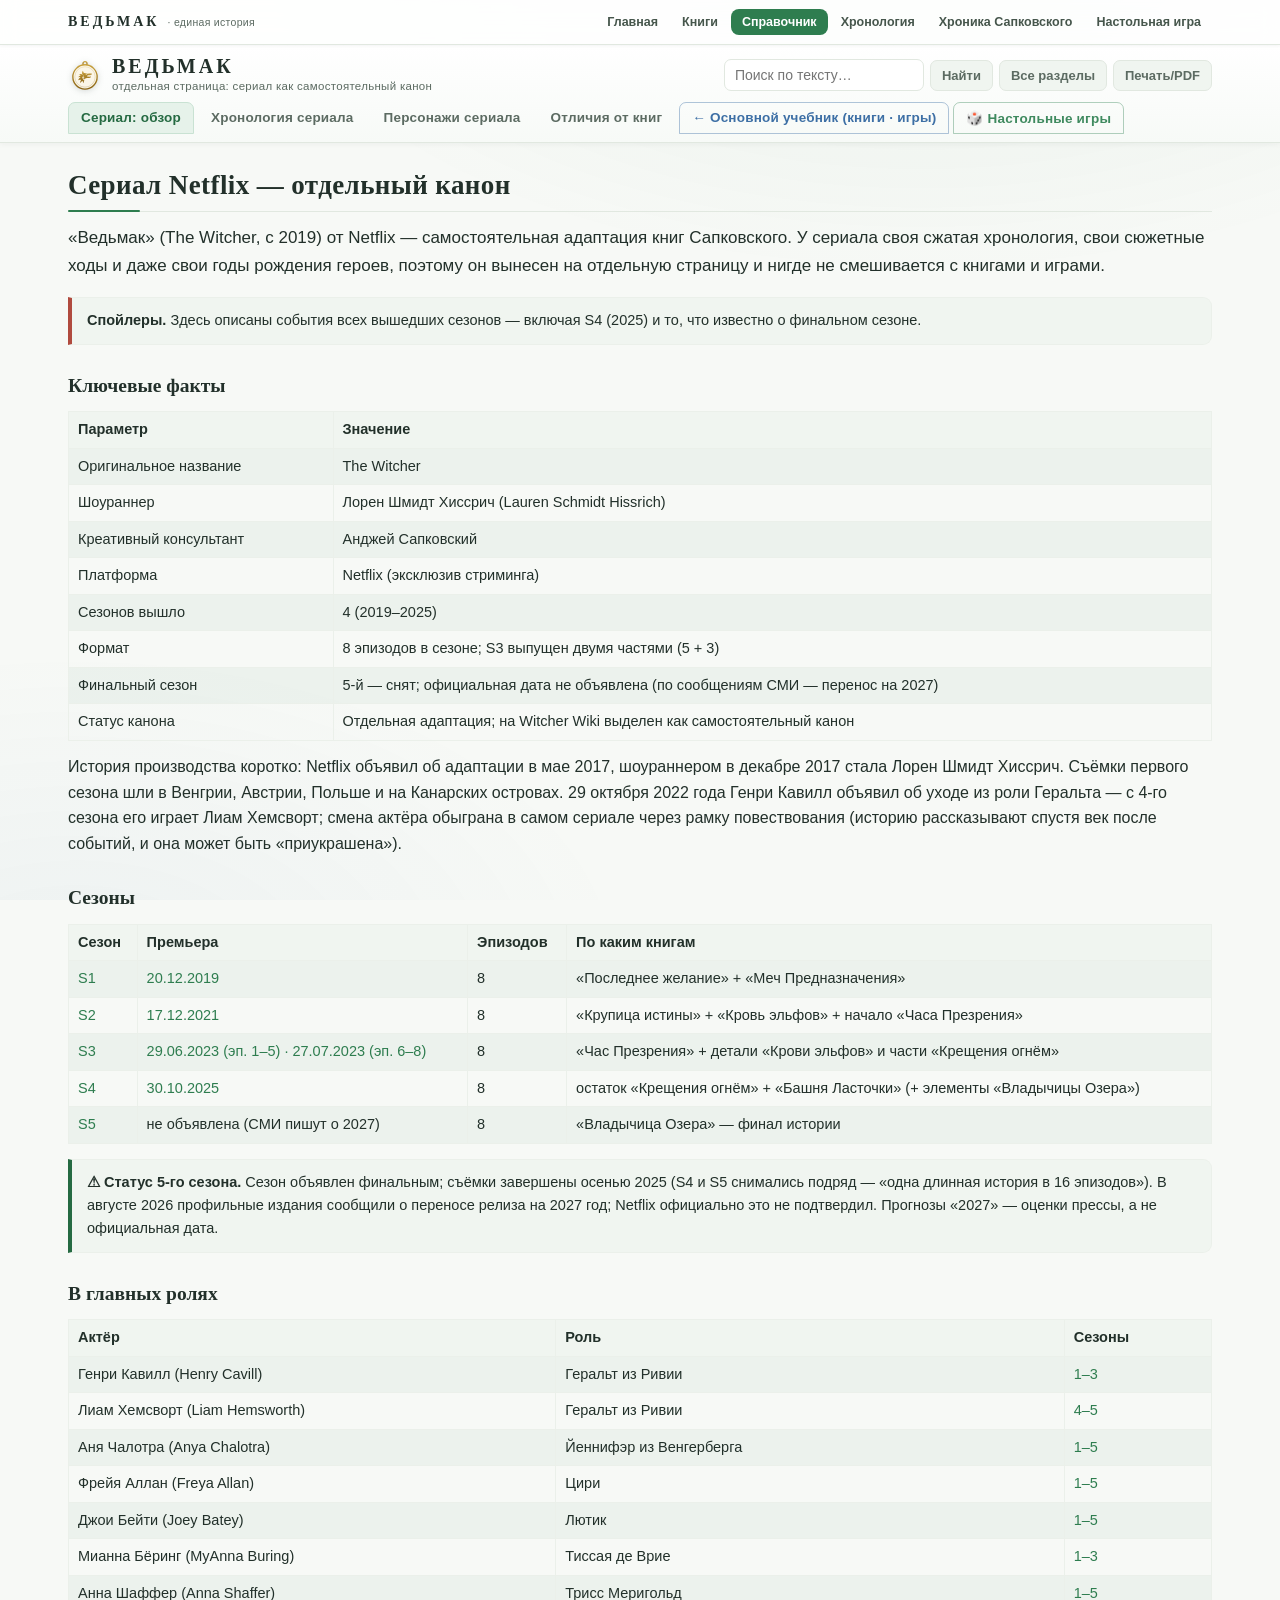
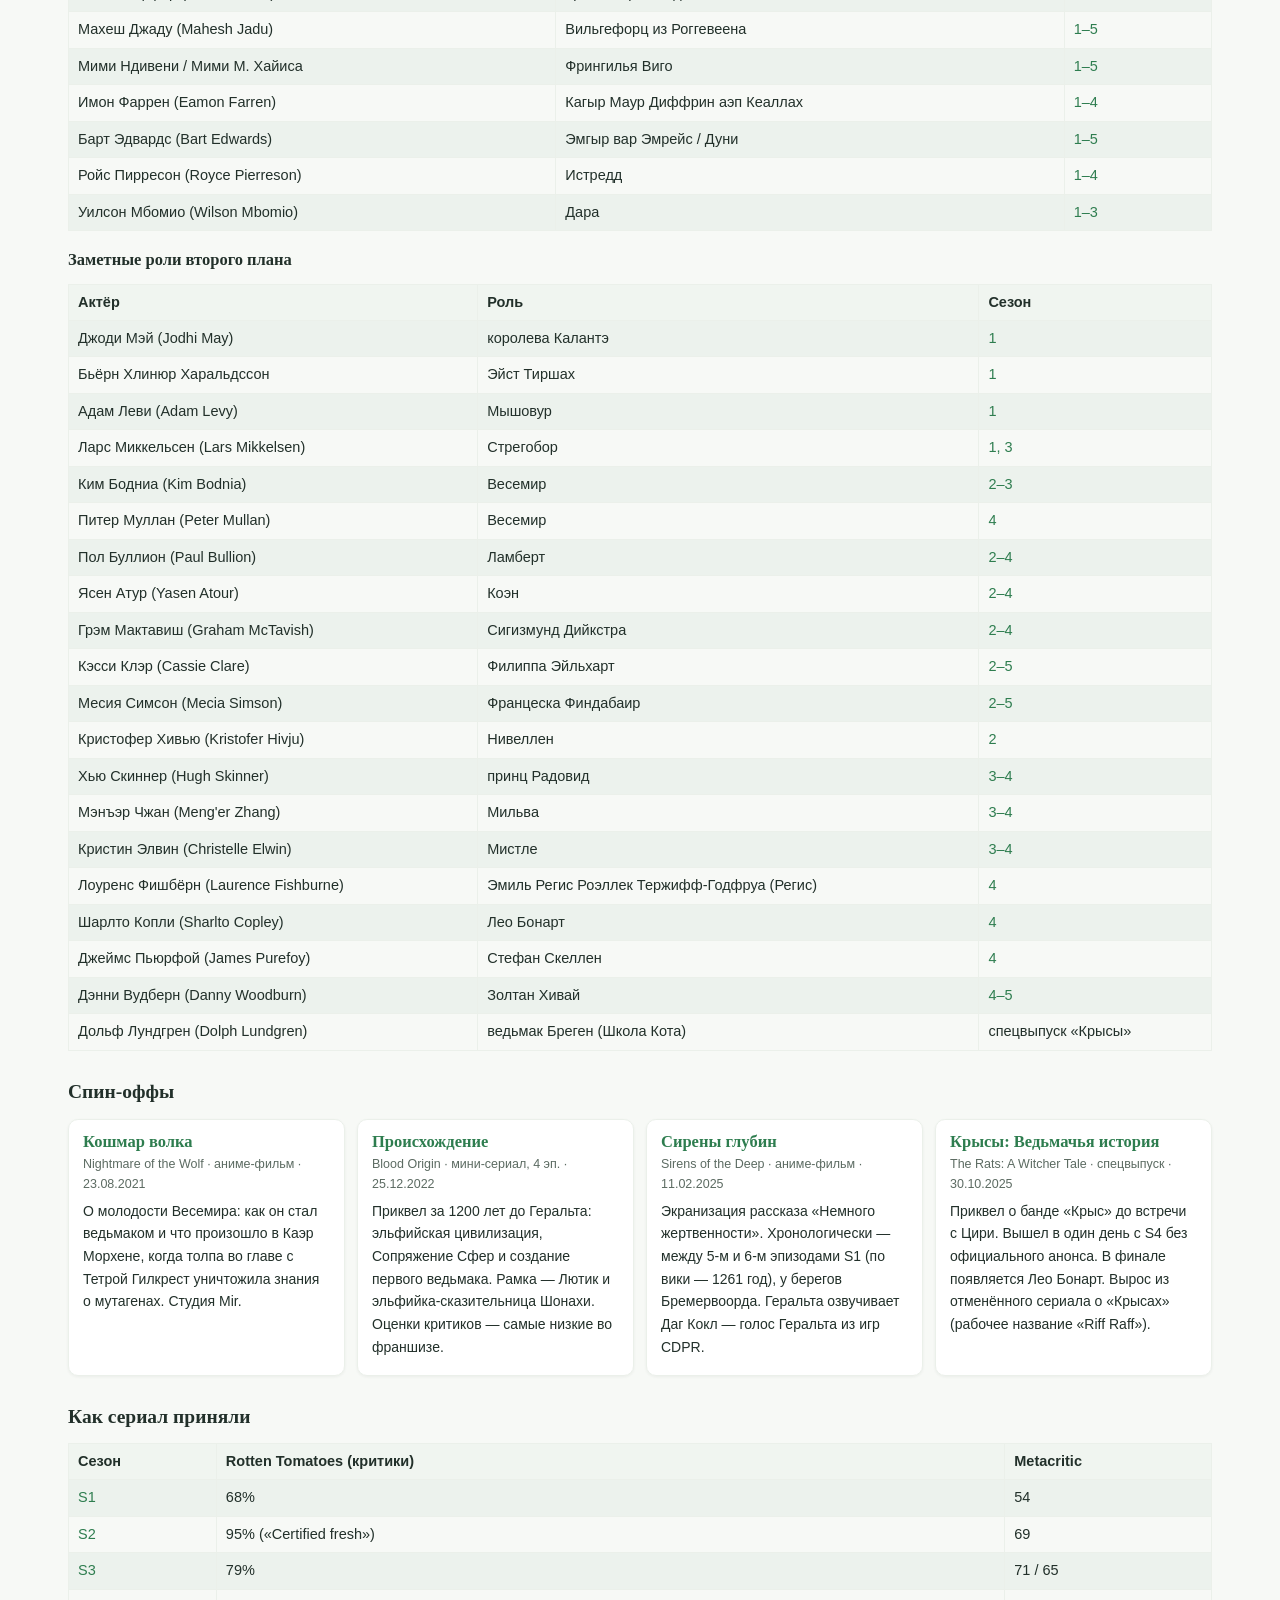
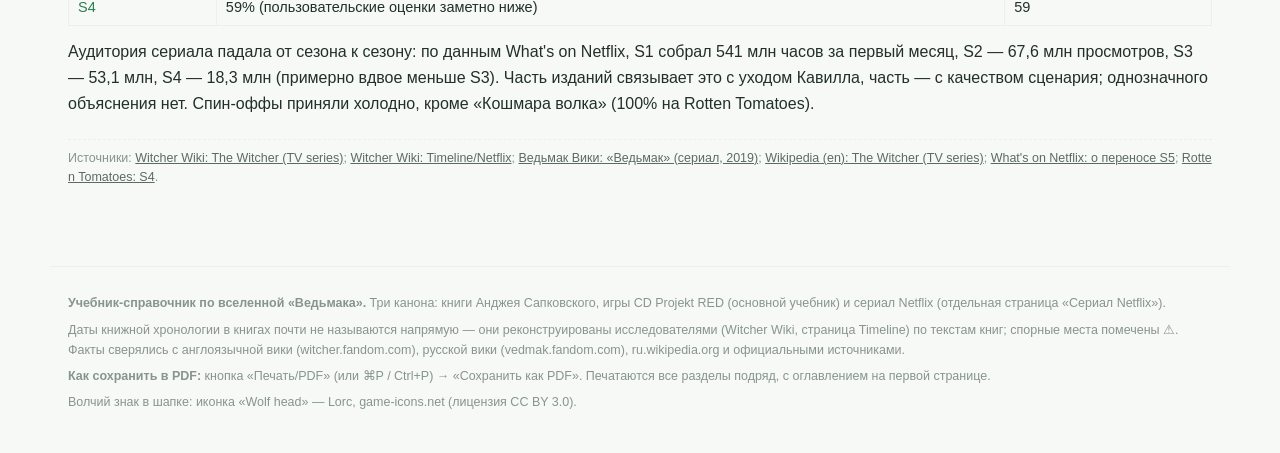
<file: netflix.html>
<!DOCTYPE html>
<html lang="ru" data-app="netflix">
<head>
<meta charset="utf-8">
<meta name="viewport" content="width=device-width, initial-scale=1">
<meta name="description" content="Веб-учебник по вселенной «Ведьмака»: хронология, персонажи, государства, магия. Каноны книг, игр и сериала.">
<meta name="theme-color" content="#f2e8d0">
<title>ВЕДЬМАК — канон сериала Netflix</title>
<style>
/* ============ Ведьмак: учебник-справочник — стили (светлая тема «пергамент и золото») ============ */
:root{
  --bg:#f2e8d0; --bg2:#ece0c3; --panel:#faf4e3; --panel2:#f6eed8;
  --line:#d8c7a2; --line2:#e3d5b5;
  --text:#3c3222; --muted:#746548; --dim:#736342;
  --gold:#7d5a10; --gold2:#a9822a; --brass:#d9b04a;
  --blood:#9c3b2a; --green:#52702f; --blue:#45668f;
  --serif: Georgia, "Iowan Old Style", "Times New Roman", serif;
  --sans: -apple-system, BlinkMacSystemFont, "Segoe UI", Roboto, "Helvetica Neue", Arial, sans-serif;
  --mono: "SF Mono", ui-monospace, Menlo, Consolas, monospace;
}
*{box-sizing:border-box}
html{scroll-behavior:smooth}
body{margin:0;background:var(--bg);color:var(--text);font:16px/1.62 var(--sans);-webkit-font-smoothing:antialiased}
body::before{content:"";position:fixed;inset:0;pointer-events:none;z-index:0;
  background:radial-gradient(1100px 560px at 72% -8%, rgba(201,161,62,.16), transparent 62%),
             radial-gradient(900px 520px at 6% 108%, rgba(156,59,42,.08), transparent 62%)}
::selection{background:#e8cf8e;color:#2b2110}

/* --- шапка --- */
header.top{position:sticky;top:0;z-index:50;background:linear-gradient(#f7efdb,#efe3c7);border-bottom:1px solid var(--line);box-shadow:0 8px 20px rgba(122,96,46,.10)}
.top-inner{max-width:1180px;margin:0 auto;display:flex;align-items:center;gap:14px;padding:10px 18px 6px;flex-wrap:wrap}
.brand{display:flex;align-items:center;gap:10px;margin-right:auto;min-width:0}
.brand-mark{display:inline-flex;width:34px;height:34px;filter:drop-shadow(0 1px 2px rgba(101,77,26,.35))}
.brand-mark svg{display:block;width:100%;height:100%}
.brand-text b{font:700 20px/1.1 var(--serif);letter-spacing:3px;color:var(--gold);display:block}
.brand-text small{display:block;color:var(--muted);font-size:11.5px;letter-spacing:.3px}
.tools{display:flex;gap:6px;align-items:center;flex-wrap:wrap}
#q{background:#fffdf5;border:1px solid var(--line);border-radius:7px;color:var(--text);padding:7px 10px;font:14px var(--sans);width:200px;outline:none}
#q:focus{border-color:var(--gold2)}
.tbtn{background:#f3e8cd;border:1px solid var(--line);border-radius:7px;color:var(--muted);padding:7px 11px;font:600 13px var(--sans);cursor:pointer}
.tbtn:hover{color:var(--text);border-color:var(--gold2)}
.tbtn.on{background:var(--brass);border-color:var(--gold2);color:#241c0e}
.tabs{display:flex;flex-wrap:wrap;gap:4px;max-width:1180px;margin:0 auto;padding:0 12px 8px}
.tab{white-space:nowrap;background:transparent;border:1px solid transparent;border-radius:7px 7px 0 0;color:var(--muted);
  padding:7px 12px;cursor:pointer;font:600 13.5px var(--sans);letter-spacing:.2px;text-decoration:none;display:inline-block}
.tab:hover{color:var(--text);background:rgba(125,90,16,.07)}
.tab.active{color:#241c0e;background:var(--brass);border-color:var(--gold2)}
.tab.nf{color:#9c3b2a;border:1px solid rgba(156,59,42,.45)}
.tab.nf:hover{background:rgba(156,59,42,.10);color:#7c3529}
.tab.back{color:#45668f;border:1px solid rgba(69,102,143,.45)}
.tab.back:hover{background:rgba(69,102,143,.10);color:#37547a}
.tab.bg{color:#52702f;border:1px solid rgba(82,112,47,.45)}
.tab.bg:hover{background:rgba(82,112,47,.12);color:#3f5723}
.searchinfo{max-width:1180px;margin:0 auto;padding:7px 18px 0;color:var(--muted);font-size:13px}
.searchinfo b{color:var(--gold)}

/* --- каркас --- */
.wrap{max-width:1180px;margin:0 auto;padding:22px 18px 70px;position:relative;z-index:1}
.panel{display:none;min-width:0}
.panel.active{display:block}
.all-open .panel + .panel{margin-top:44px;border-top:1px solid var(--line);padding-top:26px}

/* --- типографика --- */
h2.sec{font:700 27px/1.25 var(--serif);color:var(--gold);margin:4px 0 10px;letter-spacing:.4px;border-bottom:1px solid var(--line);padding-bottom:9px;position:relative}
h2.sec::after{content:"";position:absolute;left:0;bottom:-1px;width:72px;height:2px;background:var(--gold);border-radius:2px}
h3{font:700 19.5px/1.3 var(--serif);color:#4a3b24;margin:28px 0 8px}
h4{font:700 16.5px/1.3 var(--serif);color:#55452c;margin:18px 0 6px}
p{margin:9px 0}
.lead{font-size:17px;color:#47392a;margin:12px 0 18px}
a{color:var(--gold)}
a:hover{color:#5c430c}
ul,ol{margin:8px 0;padding-left:22px}
li{margin:3px 0}
small{color:var(--muted)}
hr{border:0;border-top:1px solid var(--line2);margin:22px 0}
code{font:13.5px var(--mono);background:#efe2c1;border:1px solid var(--line2);border-radius:4px;padding:1px 5px}

/* --- оглавление раздела --- */
ul.toc{list-style:none;padding:0;background:var(--bg2);border:1px solid var(--line2);border-radius:9px;
  padding:12px 18px;margin:14px 0 22px;columns:2;column-gap:28px;font-size:14px}
ul.toc li{margin:2.5px 0;break-inside:avoid}
ul.toc a{text-decoration:none;color:var(--gold)}
ul.toc a:hover{color:#5c430c;text-decoration:underline}

/* --- врезки и плашки --- */
.callout{background:var(--panel2);border:1px solid var(--line2);border-left:4px solid var(--gold2);border-radius:0 9px 9px 0;padding:11px 15px;margin:15px 0;font-size:14.5px}
.callout.warn{border-left-color:var(--blood)}
.callout.ok{border-left-color:var(--green)}
.callout p:first-child{margin-top:0}.callout p:last-child{margin-bottom:0}
.badge{display:inline-block;font:600 11px/1 var(--sans);padding:3.5px 8px;border-radius:20px;border:1px solid var(--line);
  color:var(--muted);vertical-align:middle;white-space:nowrap;margin:0 1px}
.badge.bk{color:#4d6630;border-color:#9db884}
.badge.gm{color:#3f5c85;border-color:#9db4d4}
.badge.nf{color:#8c4034;border-color:#d0a49a}
.badge.canon{color:#4d6630;border-color:#9db884}
.badge.noncanon{color:#8a5f1e;border-color:#d2b98c}
.badge.dispute{color:#7d6410;border-color:#d0bd82}

/* --- лента времени --- */
.tl{position:relative;margin:16px 0 24px;padding-left:24px;border-left:2px solid var(--line)}
.tl-item{position:relative;padding:0 0 15px 16px}
.tl-item::before{content:"";position:absolute;left:-30px;top:7px;width:9px;height:9px;border-radius:50%;
  background:var(--brass);box-shadow:0 0 0 3px rgba(169,130,42,.20)}
.tl-year{font:700 15.5px/1.2 var(--serif);color:var(--gold);letter-spacing:.4px;margin-bottom:2px}
.tl-body{font-size:15px}
.tl-body ul{margin:4px 0;padding-left:20px}

/* --- таблицы --- */
.tw{overflow-x:auto;margin:13px 0}
table.tbl{width:100%;border-collapse:collapse;font-size:14.5px}
.tbl th{background:#e9dcba;color:var(--gold);text-align:left;font-weight:700}
.tbl th,.tbl td{border:1px solid var(--line2);padding:6px 9px;vertical-align:top}
.tbl tr:nth-child(even) td{background:rgba(125,90,16,.05)}
.tbl td.yr,.tbl th.yr{white-space:nowrap;color:var(--gold);font-variant-numeric:tabular-nums}
.tbl td.ctr{text-align:center}

/* --- карточки --- */
.cards{display:grid;grid-template-columns:repeat(auto-fill,minmax(275px,1fr));gap:12px;margin:15px 0}
.card{background:var(--panel);border:1px solid var(--line2);border-radius:10px;padding:12px 14px;box-shadow:0 1px 3px rgba(122,96,46,.12)}
.card h4{margin:0 0 2px;color:var(--gold);font:700 16.5px var(--serif)}
.card .years{color:var(--muted);font-size:12.5px;margin-bottom:5px;font-variant-numeric:tabular-nums}
.card p{margin:5px 0;font-size:14px}
.card ul{margin:5px 0 0;padding-left:18px;font-size:13.5px}
.grid2{display:grid;grid-template-columns:repeat(auto-fit,minmax(320px,1fr));gap:14px;margin:12px 0}
.grid3{display:grid;grid-template-columns:repeat(auto-fit,minmax(230px,1fr));gap:12px;margin:12px 0}

/* --- схемы --- */
pre.tree{font:13px/1.75 var(--mono);background:var(--bg2);border:1px solid var(--line2);border-radius:9px;
  padding:13px 16px;overflow-x:auto;color:#4a3d28;margin:13px 0}

/* --- источники --- */
p.src{font-size:12.5px;color:var(--dim);border-top:1px dashed var(--line2);margin-top:22px;padding-top:9px;line-height:1.55}
p.src a{color:#74623f;word-break:break-all}

/* --- подвал, кнопка «наверх» --- */
.foot{max-width:1180px;margin:0 auto;padding:20px 18px 34px;color:var(--dim);font-size:12.5px;border-top:1px solid var(--line2);position:relative;z-index:1}
.foot p{margin:6px 0}
#totop{position:fixed;right:20px;bottom:20px;width:42px;height:42px;border-radius:50%;border:1px solid var(--gold2);
  background:#fbf5e6;color:var(--gold);font-size:19px;cursor:pointer;opacity:0;pointer-events:none;transition:opacity .2s;z-index:60;box-shadow:0 2px 10px rgba(122,96,46,.25)}
#totop.show{opacity:1;pointer-events:auto}

/* --- поиск --- */
mark.hit{background:var(--brass);color:#241c0e;border-radius:2px;padding:0 2px}
mark.hit.cur{background:#eec95e;box-shadow:0 0 0 2px rgba(125,90,16,.45)}

/* --- печать / PDF --- */
.print-head{display:none}
/* портреты персонажей */
img.pt{width:46px;height:46px;object-fit:cover;border-radius:7px;vertical-align:middle;margin:0 7px 0 0;border:1px solid var(--line2);background:var(--panel2)}
img.pt-lg{width:74px;height:74px;border-radius:9px}
img.pt-sm{width:30px;height:30px;border-radius:5px;margin-right:4px}

@media print{
  :root{--bg:#fff;--bg2:#fff;--panel:#fff;--panel2:#f7f4ec;--line:#bbb;--line2:#ccc;--text:#111;--muted:#444;--dim:#555;
    --gold:#111;--gold2:#333;--brass:#999;--blood:#7a2c22;--green:#3c5a28;--blue:#2c4568}
  html{scroll-behavior:auto}
  body{background:#fff;color:#111;font-size:10.5pt;line-height:1.5}
  body::before{display:none}
  header.top,.tools,.tabs,#searchinfo,#totop,.tab{display:none !important}
  .print-head{display:block;border-bottom:2px solid #111;margin-bottom:12px;padding-bottom:8px}
  .print-head h1{font:700 20pt var(--serif);margin:0 0 4px}
  .print-head p{margin:0;color:#444;font-size:9.5pt}
  .wrap{max-width:none;padding:0;margin:0}
  .panel{display:block !important;page-break-before:always}
  .panel:first-of-type{page-break-before:avoid}
  .all-open .panel + .panel{margin-top:0;border-top:0;padding-top:0}
  h2.sec{font-size:17pt;color:#111;border-bottom:1.5px solid #111;margin-top:0}
  h2.sec::after{display:none}
  h3{color:#111;font-size:12.5pt}
  h4{color:#111}
  a{color:#111;text-decoration:none}
  .card,.tl-item,.callout,tr,pre{page-break-inside:avoid}
  h2,h3,h4{page-break-after:avoid}
  .tw{overflow:visible}
  table.tbl{font-size:9pt}
  .tbl th{background:#eee;color:#111}
  .tbl tr:nth-child(even) td{background:#fafafa}
  .badge{border-color:#666;color:#333}
  .card{box-shadow:none}
  .tl-item::before{background:#111;box-shadow:none}
  ul.toc{columns:2;background:#f7f4ec}
  p.src{color:#555}
  mark.hit{background:none;color:inherit;padding:0}
}
@page{margin:14mm 12mm}

/* --- мобильные --- */
@media (max-width:760px){
  .top-inner{padding:8px 12px 4px}
  #q{width:150px}
  .tabs{flex-wrap:nowrap;overflow-x:auto;scrollbar-width:thin}
  .wrap{padding:16px 12px 60px}
  h2.sec{font-size:22px}
  ul.toc{columns:1}
}

</style>
<link rel="stylesheet" href="app.css">
</head>
<body>
<div class="wa-bar"><div class="wa-in"><a class="wa-brand" href="index.html">ВЕДЬМАК <small>· единая история</small></a><nav class="wa-nav"><a href="index.html">Главная</a><a href="books.html">Книги</a><a href="textbook.html" class="on">Справочник</a><a href="timeline.html">Хронология</a><a href="sbornik.html">Хроника Сапковского</a><a href="ttrpg.html">Настольная игра</a></nav></div></div>
<div class="print-head">
  <h1>ВЕДЬМАК — канон сериала Netflix</h1>
  <p>отдельная страница: сериал как самостоятельный канон · сборка от 30.09.2026 · содержит спойлеры ко всей саге, играм и сериалу</p>
</div>
<header class="top">
  <div class="top-inner">
    <div class="brand">
      <span class="brand-mark" aria-hidden="true"><svg viewBox="0 0 64 70" xmlns="http://www.w3.org/2000/svg"><defs><linearGradient id="wgold" x1="0" y1="0" x2="0" y2="1"><stop offset="0" stop-color="#c9a13e"/><stop offset="1" stop-color="#8a6414"/></linearGradient></defs><circle cx="32" cy="11.5" r="4.2" fill="none" stroke="url(#wgold)" stroke-width="2.6"/><circle cx="32" cy="39" r="25" fill="#fbf6e8" stroke="url(#wgold)" stroke-width="2.8"/><circle cx="32" cy="39" r="21" fill="none" stroke="url(#wgold)" stroke-width="0.9" opacity="0.5"/><g transform="translate(17.01 23.81) scale(0.0584)"><path fill="url(#wgold)" d="M179.3 38.94C154.7 77.7 142.7 139.7 168.4 185.9l-16.3 9.2c-6.7-11.9-11.2-24.4-13.9-37.2-34.5-6.3-69.42-7.5-104.98-2.1 34.07 10.1 52.77 23.7 76.68 46.7-26.82 9.7-60.25 30.2-92.93 70.2 35.47-8.8 64.83-11.5 89.43-6.3-36.94 22.5-64.06 56.1-88.34 114.1 35.9-17.2 64.89-18.8 102.94-18.8-23.07 32.7-35.27 77.2-36.31 112.8 24.51-26 57.61-60.2 87.21-79 3 29.9 15 58.3 35.9 85.3-.2-43.9 10.3-88.3 31.6-133.4-18.8 9-32.4 18.1-49.9 29.3 6.2-27.9 12.4-55.8 18.7-83.7-23.3 2.4-39 10-60.5 18.5 16.3-33.1 32.7-66.1 49.1-99.2l16.8 8.3-28.4 57.4c18.4-4.4 28.7-4.1 45.7-1.3-4.5 20.4-9 40.7-13.6 61 65.3-36.2 148.3-45.9 226.7-50 7.6-12.9 13.8-24.2 18.8-34.8l-6.3-24.4-24.4 30.8-7.8-27.5-22.5 29.2-7.5-26.1-23.9 31.5-7.7-28.2-23.8 31.4 1.2-41.1 22.6-42.7 7.6 28.3 23.9-31.5 7.6 28.2 23.5-30 6.5 26.9 24.5-30.8 7.8 27.5 24.6-32c2.3-10.8 4.6-22.4 7.4-35.7-55.5-3.7-106.3 4.8-154 9.8-38-20.8-80.8-26.8-121.9-18.5-13.6-29.69-27.2-59.38-40.9-89.06zM325.5 158.3c-4.5 14.2-13 18.3-24.7 20.6-16.1-4.4-28.3-15.5-34.4-30.2 20.4-3.8 42.4 3.4 59.1 9.6z"/></g></svg></span>
      <span class="brand-text"><b>ВЕДЬМАК</b><small>отдельная страница: сериал как самостоятельный канон</small></span>
    </div>
    <div class="tools">
      <input id="q" type="search" placeholder="Поиск по тексту…" autocomplete="off" aria-label="Поиск по учебнику">
      <button id="btn-search" class="tbtn">Найти</button>
      <button id="btn-all" class="tbtn" title="Показать все разделы подряд (удобно перед печатью)">Все разделы</button>
      <button id="btn-print" class="tbtn" title="Печать / сохранить в PDF">Печать/PDF</button>
    </div>
  </div>
  <nav class="tabs" id="tabs"><button class="tab" data-target="s-nf-main">Сериал: обзор</button>
<button class="tab" data-target="s-nf-time">Хронология сериала</button>
<button class="tab" data-target="s-nf-chars">Персонажи сериала</button>
<button class="tab" data-target="s-nf-diff">Отличия от книг</button>
<a class="tab back" href="index.html">← Основной учебник (книги · игры)</a>
<a class="tab bg" href="boardgames.html">🎲 Настольные игры</a></nav>
</header>
<div class="searchinfo" id="searchinfo" hidden></div>
<main class="wrap">

<section class="panel" id="s-nf-main" data-title="Сериал: обзор">
  <h2 class="sec">Сериал Netflix — отдельный канон</h2>
  <p class="lead">«Ведьмак» (The Witcher, с 2019) от Netflix — самостоятельная адаптация книг Сапковского. У сериала своя сжатая хронология, свои сюжетные ходы и даже свои годы рождения героев, поэтому он вынесен на отдельную страницу и нигде не смешивается с книгами и играми.</p>

  <div class="callout warn">
    <p><b>Спойлеры.</b> Здесь описаны события всех вышедших сезонов — включая S4 (2025) и то, что известно о финальном сезоне.</p>
  </div>

  <h3>Ключевые факты</h3>
  <div class="tw"><table class="tbl">
    <tr><th>Параметр</th><th>Значение</th></tr>
    <tr><td>Оригинальное название</td><td>The Witcher</td></tr>
    <tr><td>Шоураннер</td><td>Лорен Шмидт Хиссрич (Lauren Schmidt Hissrich)</td></tr>
    <tr><td>Креативный консультант</td><td>Анджей Сапковский</td></tr>
    <tr><td>Платформа</td><td>Netflix (эксклюзив стриминга)</td></tr>
    <tr><td>Сезонов вышло</td><td>4 (2019–2025)</td></tr>
    <tr><td>Формат</td><td>8 эпизодов в сезоне; S3 выпущен двумя частями (5 + 3)</td></tr>
    <tr><td>Финальный сезон</td><td>5-й — снят; официальная дата не объявлена (по сообщениям СМИ — перенос на 2027)</td></tr>
    <tr><td>Статус канона</td><td>Отдельная адаптация; на Witcher Wiki выделен как самостоятельный канон</td></tr>
  </table></div>

  <p>История производства коротко: Netflix объявил об адаптации в мае 2017, шоураннером в декабре 2017 стала Лорен Шмидт Хиссрич. Съёмки первого сезона шли в Венгрии, Австрии, Польше и на Канарских островах. 29 октября 2022 года Генри Кавилл объявил об уходе из роли Геральта — с 4-го сезона его играет Лиам Хемсворт; смена актёра обыграна в самом сериале через рамку повествования (историю рассказывают спустя век после событий, и она может быть «приукрашена»).</p>

  <h3>Сезоны</h3>
  <div class="tw"><table class="tbl">
    <tr><th>Сезон</th><th>Премьера</th><th>Эпизодов</th><th>По каким книгам</th></tr>
    <tr><td class="yr">S1</td><td class="yr">20.12.2019</td><td>8</td><td>«Последнее желание» + «Меч Предназначения»</td></tr>
    <tr><td class="yr">S2</td><td class="yr">17.12.2021</td><td>8</td><td>«Крупица истины» + «Кровь эльфов» + начало «Часа Презрения»</td></tr>
    <tr><td class="yr">S3</td><td class="yr">29.06.2023 (эп. 1–5) · 27.07.2023 (эп. 6–8)</td><td>8</td><td>«Час Презрения» + детали «Крови эльфов» и части «Крещения огнём»</td></tr>
    <tr><td class="yr">S4</td><td class="yr">30.10.2025</td><td>8</td><td>остаток «Крещения огнём» + «Башня Ласточки» (+ элементы «Владычицы Озера»)</td></tr>
    <tr><td class="yr">S5</td><td>не объявлена (СМИ пишут о 2027)</td><td>8</td><td>«Владычица Озера» — финал истории</td></tr>
  </table></div>
  <div class="callout">
    <p><b>⚠ Статус 5-го сезона.</b> Сезон объявлен финальным; съёмки завершены осенью 2025 (S4 и S5 снимались подряд — «одна длинная история в 16 эпизодов»). В августе 2026 профильные издания сообщили о переносе релиза на 2027 год; Netflix официально это не подтвердил. Прогнозы «2027» — оценки прессы, а не официальная дата.</p>
  </div>

  <h3>В главных ролях</h3>
  <div class="tw"><table class="tbl">
    <tr><th>Актёр</th><th>Роль</th><th>Сезоны</th></tr>
    <tr><td>Генри Кавилл (Henry Cavill)</td><td>Геральт из Ривии</td><td class="yr">1–3</td></tr>
    <tr><td>Лиам Хемсворт (Liam Hemsworth)</td><td>Геральт из Ривии</td><td class="yr">4–5</td></tr>
    <tr><td>Аня Чалотра (Anya Chalotra)</td><td>Йеннифэр из Венгерберга</td><td class="yr">1–5</td></tr>
    <tr><td>Фрейя Аллан (Freya Allan)</td><td>Цири</td><td class="yr">1–5</td></tr>
    <tr><td>Джои Бейти (Joey Batey)</td><td>Лютик</td><td class="yr">1–5</td></tr>
    <tr><td>Мианна Бёринг (MyAnna Buring)</td><td>Тиссая де Врие</td><td class="yr">1–3</td></tr>
    <tr><td>Анна Шаффер (Anna Shaffer)</td><td>Трисс Меригольд</td><td class="yr">1–5</td></tr>
    <tr><td>Махеш Джаду (Mahesh Jadu)</td><td>Вильгефорц из Роггевеена</td><td class="yr">1–5</td></tr>
    <tr><td>Мими Ндивени / Мими М. Хайиса</td><td>Фрингилья Виго</td><td class="yr">1–5</td></tr>
    <tr><td>Имон Фаррен (Eamon Farren)</td><td>Кагыр Маур Диффрин аэп Кеаллах</td><td class="yr">1–4</td></tr>
    <tr><td>Барт Эдвардс (Bart Edwards)</td><td>Эмгыр вар Эмрейс / Дуни</td><td class="yr">1–5</td></tr>
    <tr><td>Ройс Пирресон (Royce Pierreson)</td><td>Истредд</td><td class="yr">1–4</td></tr>
    <tr><td>Уилсон Мбомио (Wilson Mbomio)</td><td>Дара</td><td class="yr">1–3</td></tr>
  </table></div>

  <h4>Заметные роли второго плана</h4>
  <div class="tw"><table class="tbl">
    <tr><th>Актёр</th><th>Роль</th><th>Сезон</th></tr>
    <tr><td>Джоди Мэй (Jodhi May)</td><td>королева Калантэ</td><td class="yr">1</td></tr>
    <tr><td>Бьёрн Хлинюр Харальдссон</td><td>Эйст Тиршах</td><td class="yr">1</td></tr>
    <tr><td>Адам Леви (Adam Levy)</td><td>Мышовур</td><td class="yr">1</td></tr>
    <tr><td>Ларс Миккельсен (Lars Mikkelsen)</td><td>Стрегобор</td><td class="yr">1, 3</td></tr>
    <tr><td>Ким Бодниа (Kim Bodnia)</td><td>Весемир</td><td class="yr">2–3</td></tr>
    <tr><td>Питер Муллан (Peter Mullan)</td><td>Весемир</td><td class="yr">4</td></tr>
    <tr><td>Пол Буллион (Paul Bullion)</td><td>Ламберт</td><td class="yr">2–4</td></tr>
    <tr><td>Ясен Атур (Yasen Atour)</td><td>Коэн</td><td class="yr">2–4</td></tr>
    <tr><td>Грэм Мактавиш (Graham McTavish)</td><td>Сигизмунд Дийкстра</td><td class="yr">2–4</td></tr>
    <tr><td>Кэсси Клэр (Cassie Clare)</td><td>Филиппа Эйльхарт</td><td class="yr">2–5</td></tr>
    <tr><td>Месия Симсон (Mecia Simson)</td><td>Францеска Финдабаир</td><td class="yr">2–5</td></tr>
    <tr><td>Кристофер Хивью (Kristofer Hivju)</td><td>Нивеллен</td><td class="yr">2</td></tr>
    <tr><td>Хью Скиннер (Hugh Skinner)</td><td>принц Радовид</td><td class="yr">3–4</td></tr>
    <tr><td>Мэнъэр Чжан (Meng'er Zhang)</td><td>Мильва</td><td class="yr">3–4</td></tr>
    <tr><td>Кристин Элвин (Christelle Elwin)</td><td>Мистле</td><td class="yr">3–4</td></tr>
    <tr><td>Лоуренс Фишбёрн (Laurence Fishburne)</td><td>Эмиль Регис Роэллек Тержифф-Годфруа (Регис)</td><td class="yr">4</td></tr>
    <tr><td>Шарлто Копли (Sharlto Copley)</td><td>Лео Бонарт</td><td class="yr">4</td></tr>
    <tr><td>Джеймс Пьюрфой (James Purefoy)</td><td>Стефан Скеллен</td><td class="yr">4</td></tr>
    <tr><td>Дэнни Вудберн (Danny Woodburn)</td><td>Золтан Хивай</td><td class="yr">4–5</td></tr>
    <tr><td>Дольф Лундгрен (Dolph Lundgren)</td><td>ведьмак Бреген (Школа Кота)</td><td>спецвыпуск «Крысы»</td></tr>
  </table></div>

  <h3>Спин-оффы</h3>
  <div class="cards">
    <div class="card">
      <h4>Кошмар волка</h4>
      <div class="years">Nightmare of the Wolf · аниме-фильм · 23.08.2021</div>
      <p>О молодости Весемира: как он стал ведьмаком и что произошло в Каэр Морхене, когда толпа во главе с Тетрой Гилкрест уничтожила знания о мутагенах. Студия Mir.</p>
    </div>
    <div class="card">
      <h4>Происхождение</h4>
      <div class="years">Blood Origin · мини-сериал, 4 эп. · 25.12.2022</div>
      <p>Приквел за 1200 лет до Геральта: эльфийская цивилизация, Сопряжение Сфер и создание первого ведьмака. Рамка — Лютик и эльфийка-сказительница Шонахи. Оценки критиков — самые низкие во франшизе.</p>
    </div>
    <div class="card">
      <h4>Сирены глубин</h4>
      <div class="years">Sirens of the Deep · аниме-фильм · 11.02.2025</div>
      <p>Экранизация рассказа «Немного жертвенности». Хронологически — между 5-м и 6-м эпизодами S1 (по вики — 1261 год), у берегов Бремервоорда. Геральта озвучивает Даг Кокл — голос Геральта из игр CDPR.</p>
    </div>
    <div class="card">
      <h4>Крысы: Ведьмачья история</h4>
      <div class="years">The Rats: A Witcher Tale · спецвыпуск · 30.10.2025</div>
      <p>Приквел о банде «Крыс» до встречи с Цири. Вышел в один день с S4 без официального анонса. В финале появляется Лео Бонарт. Вырос из отменённого сериала о «Крысах» (рабочее название «Riff Raff»).</p>
    </div>
  </div>

  <h3>Как сериал приняли</h3>
  <div class="tw"><table class="tbl">
    <tr><th>Сезон</th><th>Rotten Tomatoes (критики)</th><th>Metacritic</th></tr>
    <tr><td class="yr">S1</td><td>68%</td><td>54</td></tr>
    <tr><td class="yr">S2</td><td>95% («Certified fresh»)</td><td>69</td></tr>
    <tr><td class="yr">S3</td><td>79%</td><td>71 / 65</td></tr>
    <tr><td class="yr">S4</td><td>59% (пользовательские оценки заметно ниже)</td><td>59</td></tr>
  </table></div>
  <p>Аудитория сериала падала от сезона к сезону: по данным What's on Netflix, S1 собрал 541 млн часов за первый месяц, S2 — 67,6 млн просмотров, S3 — 53,1 млн, S4 — 18,3 млн (примерно вдвое меньше S3). Часть изданий связывает это с уходом Кавилла, часть — с качеством сценария; однозначного объяснения нет. Спин-оффы приняли холодно, кроме «Кошмара волка» (100% на Rotten Tomatoes).</p>

  <p class="src">Источники: <a href="https://witcher.fandom.com/wiki/The_Witcher_(TV_series)">Witcher Wiki: The Witcher (TV series)</a>; <a href="https://witcher.fandom.com/wiki/Timeline/Netflix">Witcher Wiki: Timeline/Netflix</a>; <a href="https://vedmak.fandom.com/wiki/Ведьмак_(сериал,_2019)">Ведьмак Вики: «Ведьмак» (сериал, 2019)</a>; <a href="https://en.wikipedia.org/wiki/The_Witcher_(TV_series)">Wikipedia (en): The Witcher (TV series)</a>; <a href="https://www.whats-on-netflix.com/news/netflix-delays-the-witcher-season-5-release-date-2027/">What's on Netflix: о переносе S5</a>; <a href="https://www.rottentomatoes.com/tv/the_witcher/s04">Rotten Tomatoes: S4</a>.</p>
</section>


<section class="panel" id="s-nf-time" data-title="Хронология сериала">
  <h2 class="sec">Хронология сериала</h2>
  <p class="lead">В сериале годы прямо не называются — это хронология, реконструированная Witcher Wiki по датам из сопроводительных материалов Netflix (таймлайны, описания эпизодов). Годы сериала — свои: их нельзя сверять с книжными напрямую.</p>

  <div class="callout">
    <p><b>Ключевые отличия от книжной хронологии:</b> Геральт в сериале родился в <b>1160</b> году (в книгах — 1211), Йеннифэр — в <b>1192</b> (в книгах — 1173), Цири — в <b>1250</b> (в книгах — около 1253). События саги сжаты: Танеддский переворот и пустыня Корат — 1265 год, финал 4-го сезона — 1266 год.</p>
  </div>

  <div class="tw"><table class="tbl">
    <tr><th class="yr">Год</th><th>События сериала</th></tr>
    <tr><td class="yr">0</td><td>Конъюнкция Сфер; большая часть событий «Происхождения»; создан первый прототип ведьмака</td></tr>
    <tr><td class="yr">786</td><td>рождение Стрегобора</td></tr>
    <tr><td class="yr">839</td><td>«Законы магии»; открытие Аретузы</td></tr>
    <tr><td class="yr">967</td><td>создание первых ведьмаков</td></tr>
    <tr><td class="yr">1095</td><td>рождение Весемира</td></tr>
    <tr><td class="yr">1107</td><td>Весемир приходит в Каэр Морхен <span class="badge dispute">⚠ на сайте Netflix — 1107, в видео-таймлайне — 1100</span></td></tr>
    <tr><td class="yr">1160</td><td><b>рождение Геральта из Ривии</b></td></tr>
    <tr><td class="yr">1165</td><td>события «Кошмара волка»: юный Геральт попадает в Каэр Морхен; Тетра Гилкрест ведёт толпу на ведьмаков, знания о мутагенах утрачены</td></tr>
    <tr><td class="yr">1187</td><td>начало «Великой чистки»</td></tr>
    <tr><td class="yr">1192</td><td><b>рождение Йеннифэр из Венгерберга</b></td></tr>
    <tr><td class="yr">1206</td><td>Йеннифэр учится в Аретузе</td></tr>
    <tr><td class="yr">1210</td><td>преображение Йеннифэр; в Нильфгаарде правит король Фергус</td></tr>
    <tr><td class="yr">1213</td><td>Проклятие Чёрного Солнца; рождение Ренфри</td></tr>
    <tr><td class="yr">1215</td><td>рождение Калантэ</td></tr>
    <tr><td class="yr">1221</td><td>чума; Отто Дюссар укушен вервольфом</td></tr>
    <tr><td class="yr">1222</td><td>рождение Лютика</td></tr>
    <tr><td class="yr">1229</td><td>рождение Адды Белой <span class="badge dispute">⚠ в хронологии вики соседствует запись 1237 года</span></td></tr>
    <tr><td class="yr">1230</td><td>Калантэ восходит на трон Цинтры</td></tr>
    <tr><td class="yr">1231</td><td>битва при Хочебуж; <b>«Мясник Блавикена»</b> — дело Ренфри</td></tr>
    <tr><td class="yr">1232</td><td>брак Рёгнера Эббингского и Калантэ</td></tr>
    <tr><td class="yr">1233</td><td>«Ёж из Эрленвальда» (Дуни) спасает короля Цинтры и требует Право Неожиданности</td></tr>
    <tr><td class="yr">1234</td><td>рождение Паветты</td></tr>
    <tr><td class="yr">1237</td><td>Адда Белая рождается проклятой стрыгой; в Нильфгаарде свергнут король</td></tr>
    <tr><td class="yr">1239</td><td>начало Северных войн; аннексия Эббинга</td></tr>
    <tr><td class="yr">1240</td><td>первая встреча Геральта и Лютика; «Край света»; Йеннифэр и королева Калис бегут от убийцы-мага</td></tr>
    <tr><td class="yr">1243</td><td>Геральт знакомится с Трисс; дело стрыги в Темерии</td></tr>
    <tr><td class="yr">1249</td><td>свадьба Дуни и Паветты; свадьба Эйста и Калантэ</td></tr>
    <tr><td class="yr">1250</td><td><b>рождение Цири, «Львёнка из Цинтры»</b></td></tr>
    <tr><td class="yr">1256</td><td>джинн в Ринде: Геральт и Лютик встречают Йеннифэр</td></tr>
    <tr><td class="yr">1260</td><td>«Белое Пламя» (Эмгыр) свергает Узурпатора</td></tr>
    <tr><td class="yr">1261</td><td>события «Сирен глубин» у Бремервоорда</td></tr>
    <tr><td class="yr">1262</td><td>охота на дракона (Геральт, Йеннифэр, Лютик)</td></tr>
    <tr><td class="yr">1263</td><td>Геральт возвращается в Цинтру за Цири; битва при Марнадале (гибель Эйста); <b>резня в Цинтре</b> (Калантэ погибает); <b>битва на Содденском холме</b>; Йеннифэр захвачена Фрингильей; судьбы Геральта и Цири соединяются</td></tr>
    <tr><td class="yr">1264</td><td>события S2: Нивеллен; плен Йеннифэр у эльфов; пробуждение Бессмертной Матери; Каэр Морхен; Эмгыр объявляет себя отцом Цири</td></tr>
    <tr><td class="yr">1265</td><td>события S3: охота на Цири; Шераведд; Танеддский переворот; пустыня Корат; «Крысы»; Цири берёт имя Фалька <span class="badge dispute">⚠ датировка вики спорна</span></td></tr>
    <tr><td class="yr">1266</td><td>события S4: поход на Нильфгаард; битва при Монтекальво (гибнут Весемир, Истредд, Маргарита); Ложа Чародеек; Бонарт убивает «Крыс» и берёт Цири в плен</td></tr>
    <tr><td class="yr">1300-е</td><td>Нимуэ слушает легенду о Геральте, Йеннифэр и Цири — рамка повествования сериала</td></tr>
  </table></div>

  <div class="callout">
    <p><b>⚠ О датировке.</b> Хронология сериала — реконструкция вики по официальным материалам Netflix, и в ней есть внутренние противоречия (например, Танедд на странице Timeline/Netflix попадает в 1265 год, хотя соседние события описаны под 1264-м; у Весемира «два» года прихода в Каэр Морхен). В самих сериях годы не называются. Относитесь к таблице как к удобной схеме, а не к «официальному календарю сериала».</p>
  </div>

  <p class="src">Источники: <a href="https://witcher.fandom.com/wiki/Timeline/Netflix">Witcher Wiki: Timeline/Netflix</a>; <a href="https://witcher.fandom.com/wiki/The_Witcher_(TV_series)">Witcher Wiki: The Witcher (TV series)</a>; <a href="https://vedmak.fandom.com/wiki/Ведьмак_(сериал,_2019)">Ведьмак Вики: сериал 2019</a>.</p>
</section>


<section class="panel" id="s-nf-chars" data-title="Персонажи сериала">
  <h2 class="sec">Персонажи сериала: судьбы и отличия</h2>
  <p class="lead">Сериал сохранил имена и роли героев, но многие судьбы переписаны. Ниже — состояние персонажей к концу 4-го сезона и главные расхождения с книгами. Полный список отличий — в разделе «Отличия от книг».</p>

  <div class="tw"><table class="tbl">
    <tr><th>Персонаж</th><th>В сериале (к концу S4)</th><th>Отличия от книг</th></tr>
    <tr><td><img class="pt" src="[data-uri]" alt="Геральт"><b>Геральт</b></td><td>Уцелел на Танедде, лечился у дриад Брокилона; собирает отряд (Лютик, Мильва, Золтан, Персиваль, Регис, позже Кагыр); посвящён в рыцари королевой Мевой; идёт спасать Цири</td><td>Нейтралитет ведьмака сломан; роль отца семейства усилена; смена актёра (Кавилл → Хемсворт) обыграна рамкой повествования с Нимуэ</td></tr>
    <tr><td><img class="pt" src="[data-uri]" alt="Цири"><b>Цири</b></td><td>Пережила Танедд, пустыню Корат и «Крыс», где взяла имя Фалька; в финале S4 разбита Бонартом и взята в плен</td><td>Линия жестокости заметно расширена; роман с Мистле — по книге; добровольный «отказ от магии» — сериальный мотив</td></tr>
    <tr><td><img class="pt" src="[data-uri]" alt="Йеннифэр"><b>Йеннифэр</b></td><td>В S2 потеряла магию и вернула её; после смерти Тиссаи возглавила магов; предлагает создать Ложу Чародеек; ищет Вильгефорца</td><td>В сериале именно она — инициатор создания Ложи (в книгах Ложу основывают Филиппа Эйльхарт и её соратницы, а Йеннифэр приглашают позже); линия «потери магии» — оригинальная</td></tr>
    <tr><td><img class="pt" src="[data-uri]" alt="Лютик"><b>Лютик</b></td><td>Друг и «летописец»; в S4 — пленник реданийцев, выбирает дружбу с Геральтом вместо Радовида; его книгой «Полвека поэзии» пользуется Нимуэ</td><td>Псевдоним «Кулик» (Sandpiper), переправляющий эльфов, — сериальная линия</td></tr>
    <tr><td><img class="pt" src="[data-uri]" alt="Трисс Меригольд"><b>Трисс Меригольд</b></td><td>Учила Цири в Каэр Морхене; участвовала в битве при Монтекальво; готовится восстанавливать Аретузу</td><td>В S1 участвует в «деле стрыги» — в книге Геральт действует один</td></tr>
    <tr><td><img class="pt" src="[data-uri]" alt="Кагыр"><b>Кагыр</b></td><td>Из охотника за Цири — в союзника; в S4 присоединяется к отряду Геральта и участвует в переправе через Яругу</td><td>В книгах Кагыр — сложный персонаж, но линия «прощения» выстроена сериалом иначе</td></tr>
    <tr><td><img class="pt" src="[data-uri]" alt="Фрингилья"><b>Фрингилья</b></td><td>Служила Эмгыру, затем предала его и стала шпионкой Йеннифэр; освобождает Истредда</td><td>Убийство генералов Белого Пламени (S2) — сериальный эпизод</td></tr>
    <tr><td><img class="pt" src="[data-uri]" alt="Вильгефорц"><b>Вильгефорц</b></td><td>Главный антагонист; пережил падение Тор Лара; держал Истредда в плену, контролировал порталы; разбит при Монтекальво и бежал</td><td>Показан предателем уже в финале S1 (в книгах это раскрывается на Танедде); роман с Тиссаей — сериальный</td></tr>
    <tr><td><img class="pt" src="[data-uri]" alt="Тиссая де Врие"><b>Тиссая де Врие</b></td><td>Наставница Йеннифэр; погибла в S3 — вскрыла себе вены, оставив письмо</td><td>В книгах её смерть связана с Танеддским переворотом и крахом Совета; форма подачи иная</td></tr>
    <tr><td><img class="pt" src="[data-uri]" alt="Калантэ"><b>Калантэ</b></td><td>«Львица из Цинтры»; погибает при падении Цинтры, отказавшись сдаться</td><td>В сериале подробно показаны её молодость, битва при Хочебуж, отказ от Права Неожиданности</td></tr>
    <tr><td><img class="pt" src="[data-uri]" alt="Эмгыр вар Эмрейс"><b>Эмгыр вар Эмрейс</b></td><td>Император, он же Дуни, отец Цири; хочет жениться на дочери ради пророчества; разоблачает поддельную Цири</td><td>Мотив инцеста и пророчества — из книг, но в сериале подчёркнут сильнее и раньше по времени</td></tr>
    <tr><td><img class="pt" src="[data-uri]" alt="Весемир"><b>Весемир</b></td><td>Наставник Геральта; пытался создать новых ведьмаков из крови Цири; <b>погибает в битве при Монтекальво</b></td><td>В книгах Весемир жив; его гибель — канон игр («Дикая Охота»). Сериал убивает его ещё раньше</td></tr>
    <tr><td><img class="pt" src="[data-uri]" alt="Лео Бонарт"><b>Лео Бонарт</b></td><td>Охотник за головами, нанят Скелленом; вырезал «Крыс», взял Цири в плен</td><td>Соответствует книжному образу, но появляется раньше — введён через спецвыпуск «Крысы»</td></tr>
    <tr><td><img class="pt" src="[data-uri]" alt="Регис"><b>Регис</b></td><td>Высший вампир, барбер-хирург; лечит Геральта, отказывается от крови; участник похода</td><td>Соответствует книжному Регису («Крещение огнём»)</td></tr>
    <tr><td><img class="pt" src="[data-uri]" alt="Мильва"><b>Мильва</b></td><td>Лучница; в S4 беременна (от связи со скоя'таэлем) и теряет ребёнка при переправе через Яругу</td><td>Беременность и выкидыш есть и в книгах («Крещение огнём»): Мильва беременна (от связи с эльфами) и теряет ребёнка во время Битвы на Мосту через Яругу</td></tr>
    <tr><td><img class="pt" src="[data-uri]" alt="Филиппа Эйльхарт"><b>Филиппа Эйльхарт</b></td><td>Придворная чародейка Редании; организует убийство Визимира и коронацию Радовида; помогает Йеннифэр</td><td>Линия близка книжной, но события переставлены местами</td></tr>
    <tr><td><img class="pt" src="[data-uri]" alt="Францеска Финдабаир"><b>Францеска Финдабаир</b></td><td>Королева эльфов; союз с Нильфгаардом, гибель ребёнка по приказу Эмгыра, разрыв с империей; сопротивление</td><td>В книгах у Францески нет ребёнка — линия полностью сериальная</td></tr>
  </table></div>

  <div class="callout">
    <p><b>⚠ О сравнениях.</b> Часть выводов по второстепенным персонажам (Кейра, Маргарита, Истредд) сделана по суммарным книжным статьям вики: формулировки «в книгах живы/иначе» верны по итогу саги, но детали могут требовать сверки с первоисточником. В спорных случаях проверяйте по книге.</p>
  </div>

  <p class="src">Источники: <a href="https://witcher.fandom.com/wiki/The_Witcher_(TV_series)">Witcher Wiki: The Witcher (TV series)</a>; страницы персонажей вики в версии «Netflix series» (Geralt, Ciri, Yennefer, Vesemir, Leo Bonhart, Milva и др.); <a href="https://en.wikipedia.org/wiki/The_Witcher_(TV_series)">Wikipedia (en): The Witcher (TV series)</a>.</p>
</section>


<section class="panel" id="s-nf-diff" data-title="Отличия от книг">
  <h2 class="sec">Отличия сериала от книг</h2>
  <p class="lead">Сериал — не пересказ, а вольная адаптация: он переставляет события, добавляет оригинальных персонажей и меняет судьбы героев. Ниже — сводка главных отличий по сезонам (сверялись с книгами и книжными статьями вики).</p>

  <div class="tw"><table class="tbl">
    <tr><th>Сезон</th><th>В сериале</th><th>В книгах</th></tr>
    <tr><td class="yr">S1</td><td>Три параллельные временные линии (Геральт / Йеннифэр / Цири) с прыжками во времени</td><td>Рассказы идут линейно; линия Цири появляется только в финале</td></tr>
    <tr><td class="yr">S1</td><td>Развёрнутая предыстория Йеннифэр: продажа отцом, Аретуза, превращение учениц в угрей, бесплодие как цена красоты</td><td>Биография Йеннифэр у Сапковского почти не показана</td></tr>
    <tr><td class="yr">S1</td><td>Трисс Меригольд помогает Геральту в «деле стрыги»</td><td>В рассказе «Ведьмак» Геральт действует один; Трисс появляется в «Крови эльфов»</td></tr>
    <tr><td class="yr">S1</td><td>Кагыр и Фрингилья действуют в Цинтре уже в 1263; допплер заменяет Мышовура и убивает его</td><td>Замена Мышовура допплером — сюжет сериала</td></tr>
    <tr><td class="yr">S1</td><td>Вильгефорц раскрывается как перебежчик уже в финале S1</td><td>Предательство Вильгефорца раскрывается на Танедде («Час Презрения»)</td></tr>
    <tr><td class="yr">S2</td><td>Бессмертная Мать (Voleth Meir) — оригинальный персонаж сезона</td><td>В книгах такого персонажа нет</td></tr>
    <tr><td class="yr">S2</td><td>Эскель заражён лешим и убит Геральтом</td><td>Эскель жив</td></tr>
    <tr><td class="yr">S2</td><td>Весемир пытается создать новых ведьмаков из крови Цири</td><td>Знания о мутагенах утрачены и так не используются</td></tr>
    <tr><td class="yr">S2</td><td>Монолиты — «врата», через которые приходят монстры; ключевой двигатель сюжета</td><td>Монолитов как сюжетной силы нет (обелиски-«монолиты» — элемент игры «Ведьмак»)</td></tr>
    <tr><td class="yr">S2</td><td>Йеннифэр теряет магию и связана с демоном</td><td>Оригинальная линия сериала</td></tr>
    <tr><td class="yr">S2</td><td>У Францески рождается ребёнок, которого убивают по приказу Эмгыра</td><td>В книгах ребёнка у Францески нет</td></tr>
    <tr><td class="yr">S2</td><td>Вильгефорц и Тиссая — любовники</td><td>Романтическая связь между ними в книгах не описана</td></tr>
    <tr><td class="yr">S3</td><td>Кагыр убивает Галлатина</td><td>Оригинальная линия сериала</td></tr>
    <tr><td class="yr">S3</td><td>Тиссая вскрывает себе вены в Аретузе</td><td>Её смерть — следствие Танеддского переворота и краха Совета</td></tr>
    <tr><td class="yr">S3</td><td>Видение Фальки и добровольный отказ Цири от магии в пустыне</td><td>Оригинальная трактовка сериала</td></tr>
    <tr><td class="yr">S4</td><td>Рамка повествования: рассказчик и Нимуэ читают «Полвека поэзии» Лютика спустя век</td><td>Нимуэ — персонаж «Владычицы Озера», но рамка-«ненадёжный рассказчик» — приём сериала</td></tr>
    <tr><td class="yr">S4</td><td>Гибнут Весемир, Истредд, Маргарита, Кейра</td><td>В книгах все они живы (Маргарита и Кейра приговорены к смерти как члены Ложи, но не погибают в этих событиях)</td></tr>
    <tr><td class="yr">S4</td><td>Ложу Чародеек предлагает создать Йеннифэр</td><td>Ложу основывают Филиппа Эйльхарт и соратницы (в книжном календаре — 5 августа 1267); Йеннифэр приглашают позже</td></tr>
    <tr><td class="yr">S4</td><td>Мильва беременна и теряет ребёнка</td><td>Линия есть и в книгах («Крещение огнём»): беременность от связи с эльфами; выкидыш — во время Битвы на Мосту через Яругу</td></tr>
    <tr><td class="yr">S4</td><td>Йеннифэр превращает Францеску в жадевую статуэтку</td><td>Оригинальный эпизод</td></tr>
    <tr><td class="yr">S4</td><td>Геральт посвящён в рыцари Мевой после боя на Яруге</td><td>Соответствует «Крещению огнём» — мотив рыцарства есть и в книгах</td></tr>
    <tr><td class="yr">S4</td><td>Бонарт вырезает «Крыс» и увозит Цири</td><td>Соответствует «Башне Ласточки»</td></tr>
  </table></div>

  <div class="callout">
    <p><b>Вывод.</b> Сериал — самостоятельный канон: его события не отменяют книги и не продолжают их, а идут «параллельно». Если вы читали книги, многие повороты сериала окажутся неожиданными — и наоборот: сериальные детали (Бессмертная Мать, монолиты, судьбы ведьмаков) в книгах не встречаются вообще.</p>
  </div>

  <p class="src">Источники: <a href="https://en.wikipedia.org/wiki/The_Witcher_(TV_series)">Wikipedia (en): The Witcher (TV series)</a> (сводки эпизодов S1–S4); <a href="https://witcher.fandom.com/wiki/Vesemir">Witcher Wiki: Vesemir</a>; <a href="https://witcher.fandom.com/wiki/Eskel">Witcher Wiki: Eskel</a>; <a href="https://witcher.fandom.com/wiki/Lodge_of_Sorceresses">Witcher Wiki: Lodge of Sorceresses</a>; <a href="https://witcher.fandom.com/wiki/Monolith">Witcher Wiki: Monolith</a>.</p>
</section>

</main>
<footer class="foot">
  <p><b>Учебник-справочник по вселенной «Ведьмака».</b> Три канона: книги Анджея Сапковского, игры CD Projekt RED (основной учебник) и сериал Netflix (отдельная страница «Сериал Netflix»).</p>
  <p>Даты книжной хронологии в книгах почти не называются напрямую — они реконструированы исследователями (Witcher Wiki, страница Timeline) по текстам книг; спорные места помечены ⚠. Факты сверялись с англоязычной вики (witcher.fandom.com), русской вики (vedmak.fandom.com), ru.wikipedia.org и официальными источниками.</p>
  <p><b>Как сохранить в PDF:</b> кнопка «Печать/PDF» (или ⌘P / Ctrl+P) → «Сохранить как PDF». Печатаются все разделы подряд, с оглавлением на первой странице.</p>
  <p>Волчий знак в шапке: иконка «Wolf head» — Lorc, game-icons.net (лицензия CC BY 3.0).</p>
</footer>
<button id="totop" title="Наверх" aria-label="Наверх">↑</button>
<script>
(function(){
  'use strict';
  var panels = Array.prototype.slice.call(document.querySelectorAll('.panel'));
  var tabs = Array.prototype.slice.call(document.querySelectorAll('.tab[data-target]'));
  var btnAll = document.getElementById('btn-all');

  function currentTabId(){
    var a = document.querySelector('.tab.active');
    return a ? a.getAttribute('data-target') : (panels[0] && panels[0].id);
  }
  function setSingle(id){
    panels.forEach(function(x){ x.classList.toggle('active', x === document.getElementById(id)); });
    tabs.forEach(function(t){ t.classList.toggle('active', t.getAttribute('data-target') === id); });
  }
  function activate(id, push){
    var p = document.getElementById(id);
    if(!p) return;
    document.body.classList.remove('all-open');
    if(btnAll) btnAll.classList.remove('on');
    setSingle(id);
    if(push && history.replaceState) history.replaceState(null, '', '#' + id);
    window.scrollTo(0, 0);
  }
  tabs.forEach(function(t){
    t.addEventListener('click', function(){ activate(t.getAttribute('data-target'), true); });
  });

  /* ссылки вида #раздел или #якорь-внутри-раздела: открыть раздел и прокрутить */
  function goToHash(){
    var id = location.hash.replace('#', '');
    if(!id) return false;
    var el = document.getElementById(id);
    if(!el) return false;
    var p = (el.classList && el.classList.contains('panel')) ? el : (el.closest ? el.closest('.panel') : null);
    if(!p) return false;
    document.body.classList.remove('all-open');
    if(btnAll) btnAll.classList.remove('on');
    setSingle(p.id);
    if(el !== p){
      var hd = document.querySelector('header.top');
      var off = (hd ? hd.offsetHeight : 0) + 10;
      var y = el.getBoundingClientRect().top + window.scrollY - off;
      window.scrollTo({ top: y < 0 ? 0 : y, behavior: 'instant' });
    } else {
      window.scrollTo({ top: 0, behavior: 'instant' });
    }
    return true;
  }
  window.addEventListener('hashchange', goToHash);

  /* стартовое состояние */
  var startHash = location.hash;
  if(!goToHash() && panels.length) activate(panels[0].id, false);
  /* после полной загрузки браузер сам доскролливает к якорю без отступа — выравниваем заново */
  window.addEventListener('load', function(){ if(location.hash && location.hash === startHash) goToHash(); });

  /* «все разделы» */
  if(btnAll){
    btnAll.addEventListener('click', function(){
      var on = !document.body.classList.contains('all-open');
      document.body.classList.toggle('all-open', on);
      btnAll.classList.toggle('on', on);
      if(on){ panels.forEach(function(p){ p.classList.add('active'); }); }
      else { setSingle(currentTabId()); }
      window.scrollTo(0, 0);
    });
  }

  /* поиск с подсветкой */
  var q = document.getElementById('q');
  var si = document.getElementById('searchinfo');
  var marks = [], mi = -1;
  function esc(s){ return s.replace(/[.*+?^${}()|[\]\\]/g, '\\$&'); }
  function clearMarks(){
    marks.forEach(function(m){
      var pa = m.parentNode;
      if(!pa) return;
      pa.replaceChild(document.createTextNode(m.textContent), m);
      pa.normalize();
    });
    marks = []; mi = -1;
  }
  function collect(term){
    var re = new RegExp(esc(term), 'gi');
    var root = document.querySelector('main') || document.body;
    var walker = document.createTreeWalker(root, NodeFilter.SHOW_TEXT, { acceptNode: function(n){
      if(!n.nodeValue || !/\S/.test(n.nodeValue)) return NodeFilter.FILTER_REJECT;
      var pe = n.parentElement;
      if(!pe) return NodeFilter.FILTER_REJECT;
      var tag = pe.tagName;
      if(tag === 'SCRIPT' || tag === 'STYLE' || tag === 'MARK') return NodeFilter.FILTER_REJECT;
      re.lastIndex = 0;
      if(!re.test(n.nodeValue)) return NodeFilter.FILTER_REJECT;
      return NodeFilter.FILTER_ACCEPT;
    }});
    var nodes = [];
    while(walker.nextNode()){ nodes.push(walker.currentNode); }
    var limit = 400;
    nodes.forEach(function(n){
      if(marks.length >= limit) return;
      var text = n.nodeValue, frag = document.createDocumentFragment(), last = 0, m;
      re.lastIndex = 0;
      while((m = re.exec(text)) !== null){
        if(marks.length >= limit) break;
        if(m.index > last) frag.appendChild(document.createTextNode(text.slice(last, m.index)));
        var mk = document.createElement('mark');
        mk.className = 'hit';
        mk.textContent = m[0];
        frag.appendChild(mk); marks.push(mk);
        last = m.index + m[0].length;
        if(m[0].length === 0) re.lastIndex++;
      }
      if(last < text.length) frag.appendChild(document.createTextNode(text.slice(last)));
      n.parentNode.replaceChild(frag, n);
    });
  }
  function searchNext(){
    if(!q || !si) return;
    var term = (q.value || '').trim();
    if(term.length < 2){ si.hidden = false; si.textContent = 'Введите минимум 2 символа.'; return; }
    if(q.dataset.last !== term){ clearMarks(); q.dataset.last = term; collect(term); }
    if(!marks.length){ si.hidden = false; si.textContent = 'Ничего не найдено по «' + term + '».'; return; }
    mi = (mi + 1) % marks.length;
    var m = marks[mi];
    var panel = m.closest ? m.closest('.panel') : null;
    if(panel && !panel.classList.contains('active')){
      document.body.classList.remove('all-open');
      if(btnAll) btnAll.classList.remove('on');
      setSingle(panel.id);
    }
    marks.forEach(function(x){ x.classList.remove('cur'); });
    m.classList.add('cur');
    m.scrollIntoView({ block: 'center' });
    si.hidden = false;
    si.innerHTML = '«' + term.replace(/&/g,'&amp;').replace(/</g,'&lt;') + '»: найдено <b>' + marks.length + '</b>, показан <b>' + (mi + 1) + '</b>. Нажмите «Найти» (или Enter) ещё раз — следующий.';
  }
  if(q){
    q.addEventListener('keydown', function(e){ if(e.key === 'Enter'){ e.preventDefault(); searchNext(); } });
  }
  var bs = document.getElementById('btn-search');
  if(bs) bs.addEventListener('click', searchNext);

  /* печать */
  var bp = document.getElementById('btn-print');
  if(bp) bp.addEventListener('click', function(){ window.print(); });

  /* наверх */
  var tt = document.getElementById('totop');
  if(tt){
    tt.addEventListener('click', function(){ window.scrollTo({ top: 0, behavior: 'smooth' }); });
    window.addEventListener('scroll', function(){ tt.classList.toggle('show', window.scrollY > 700); });
  }
})();

</script>
</body>
</html>
</file>
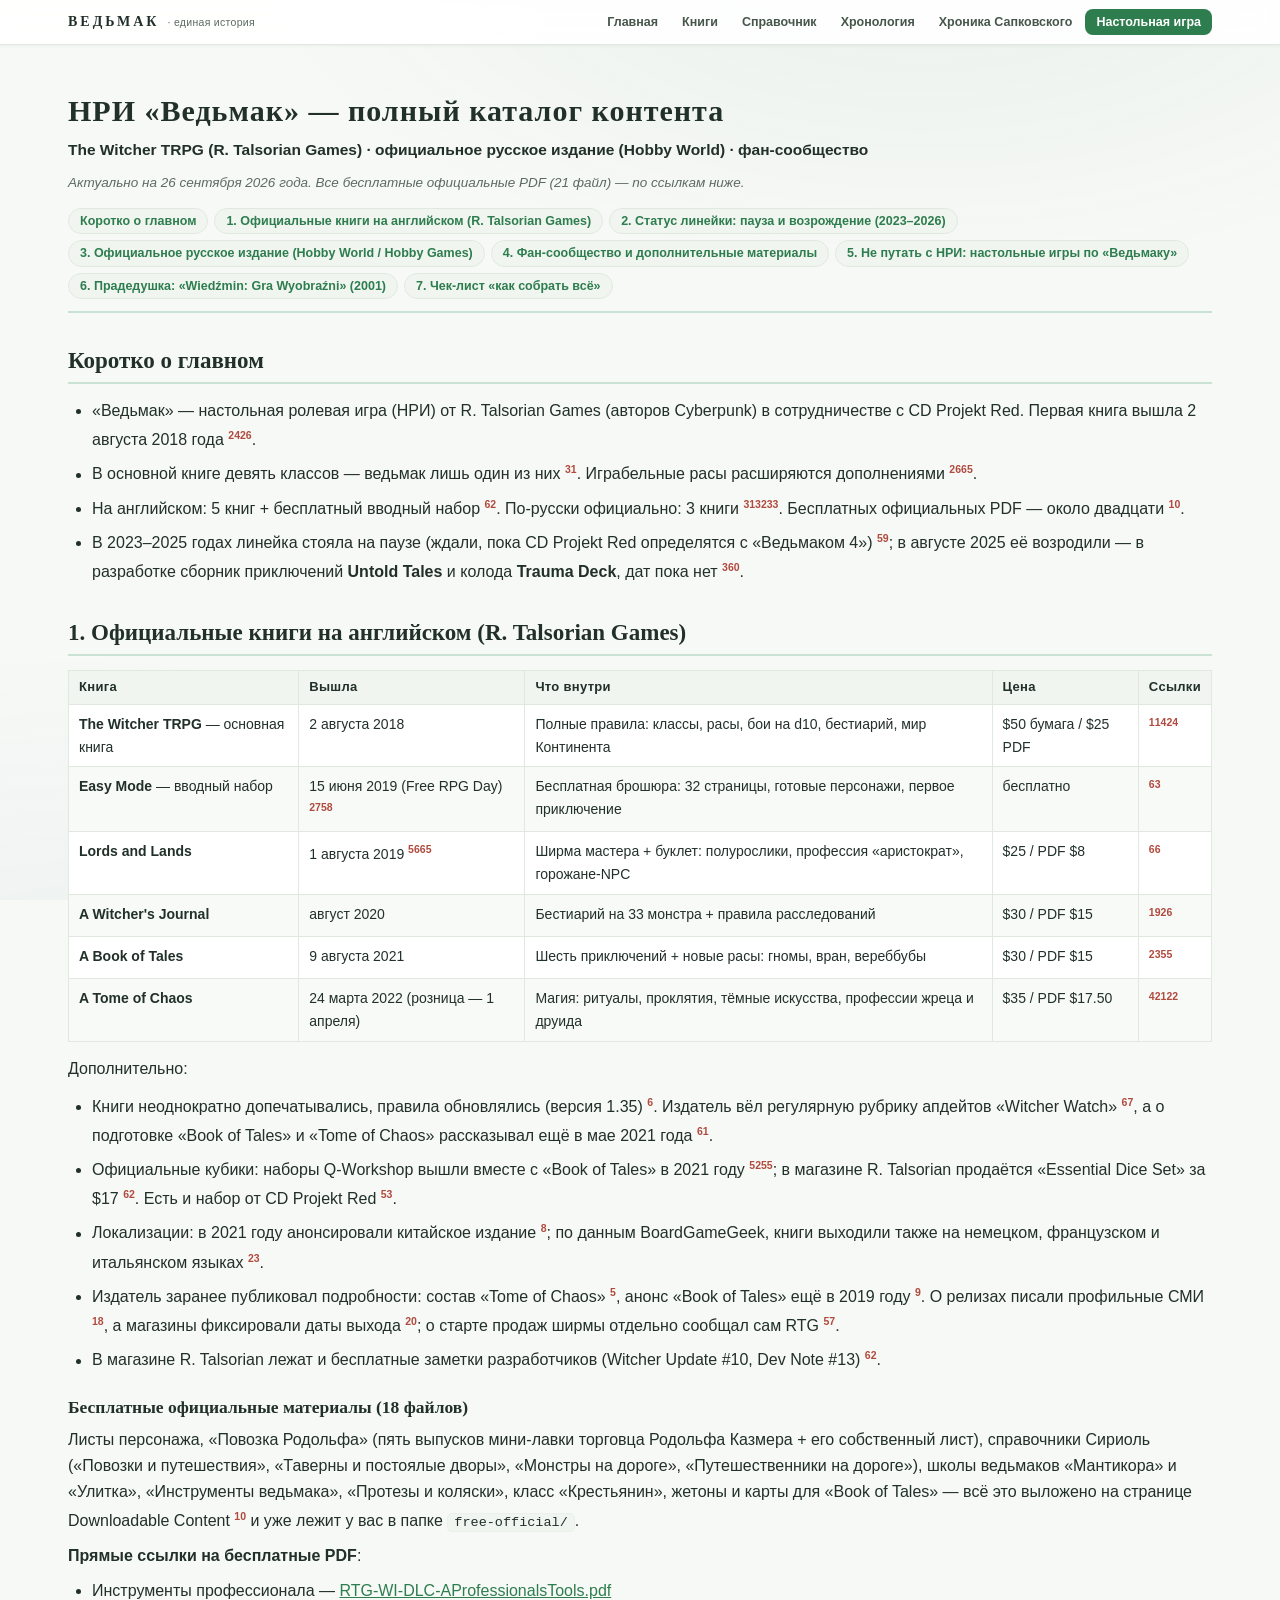
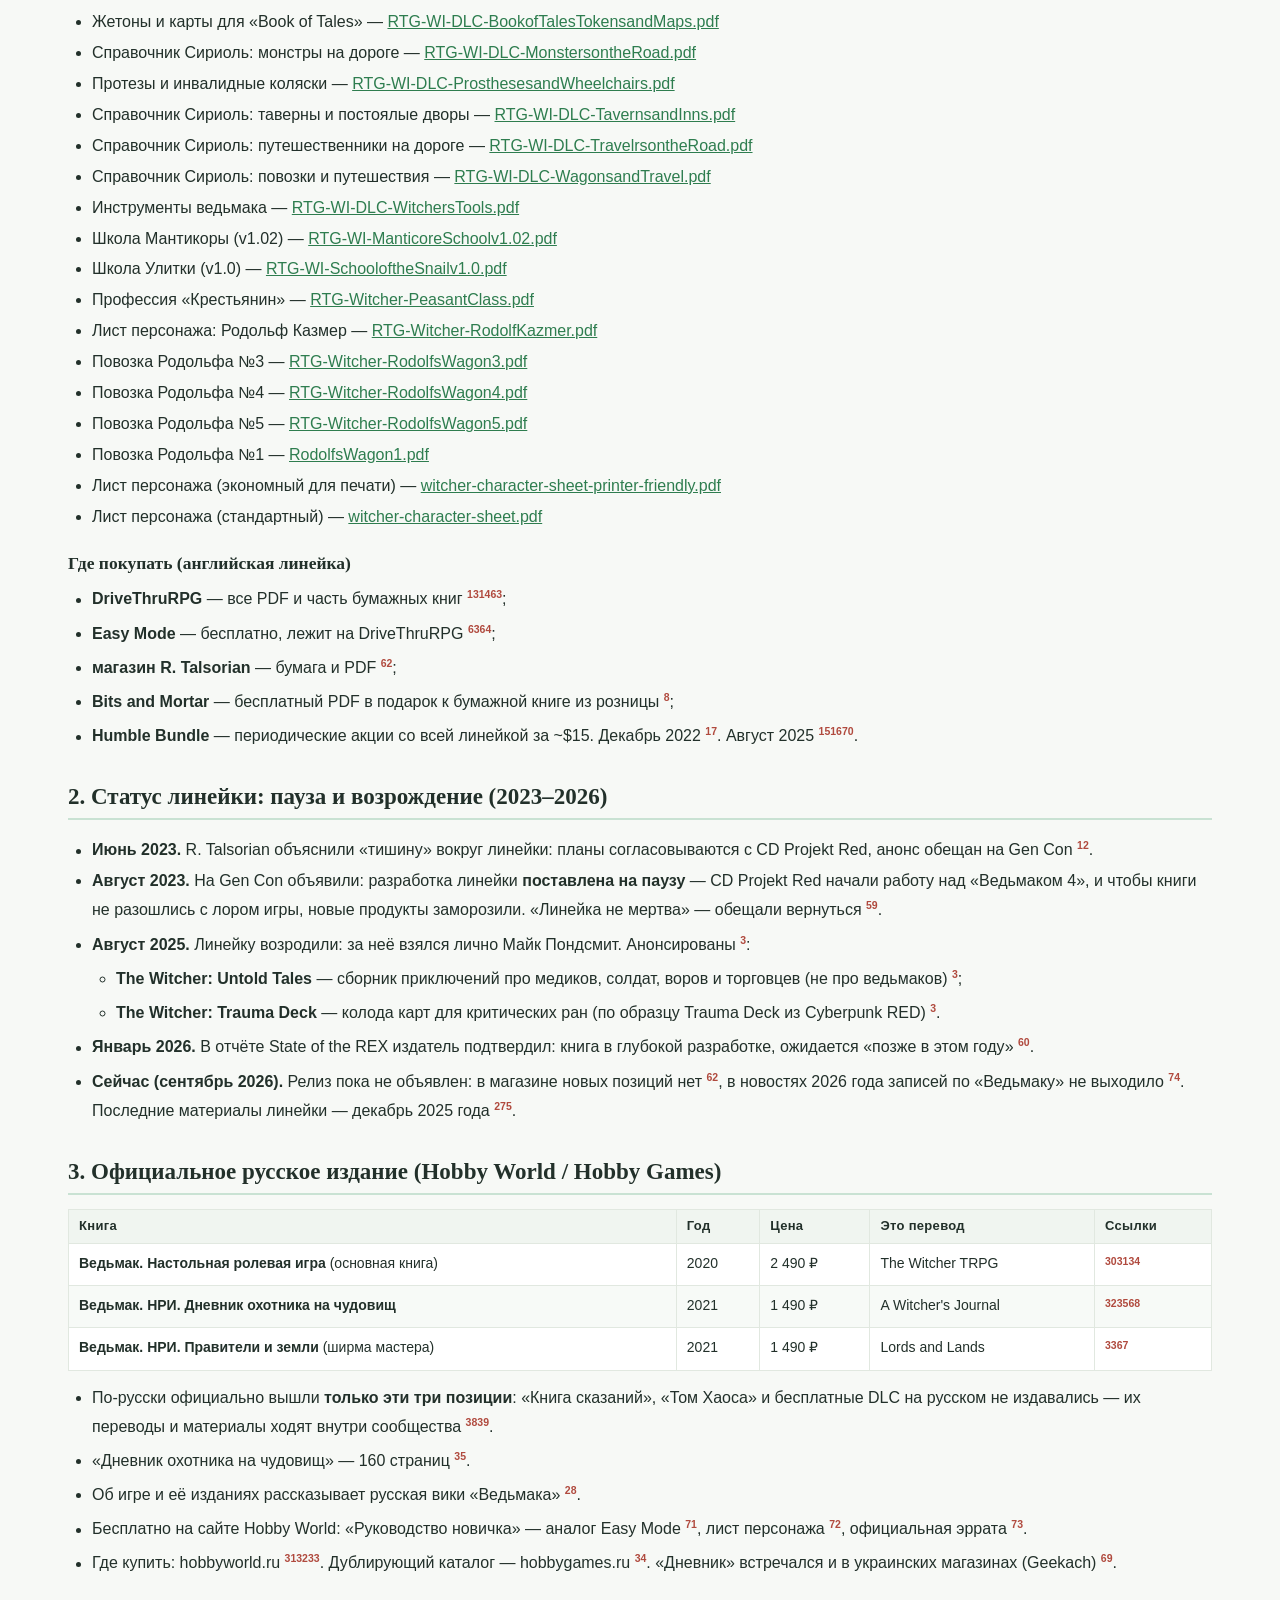
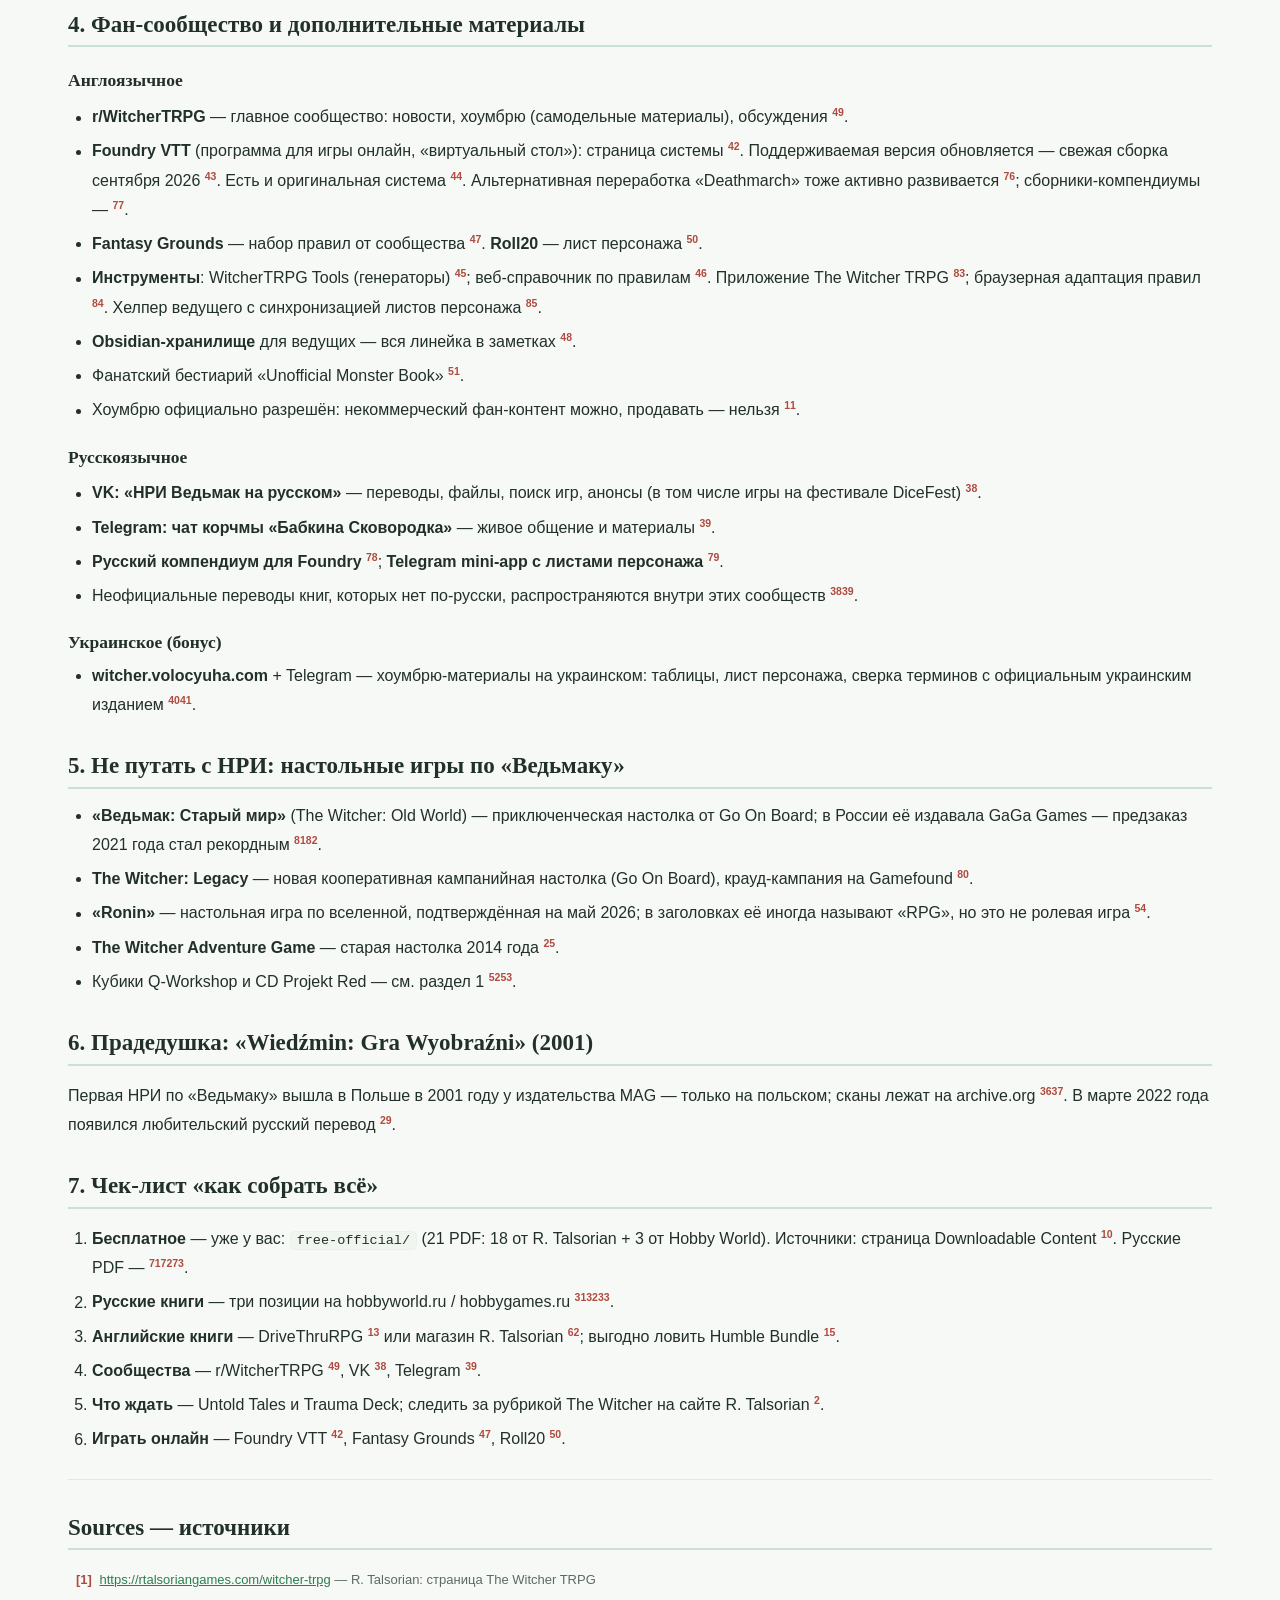
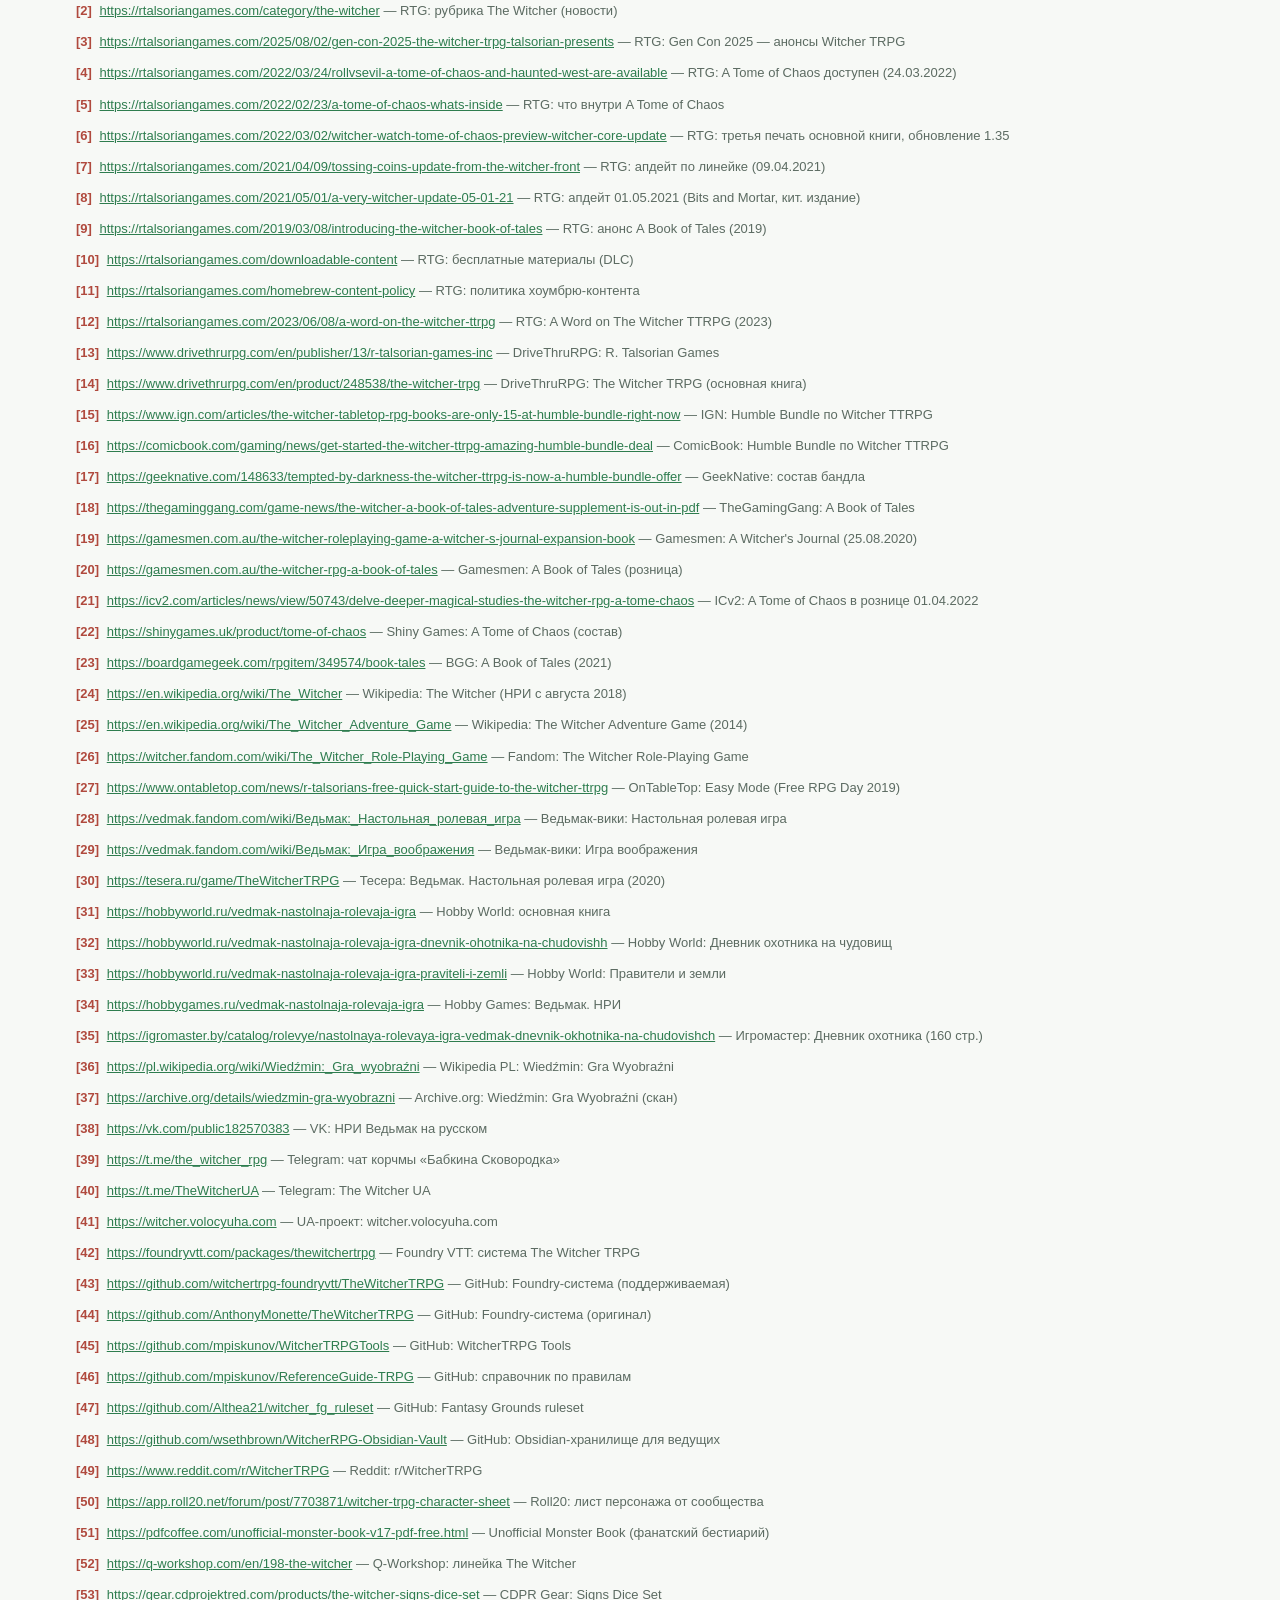
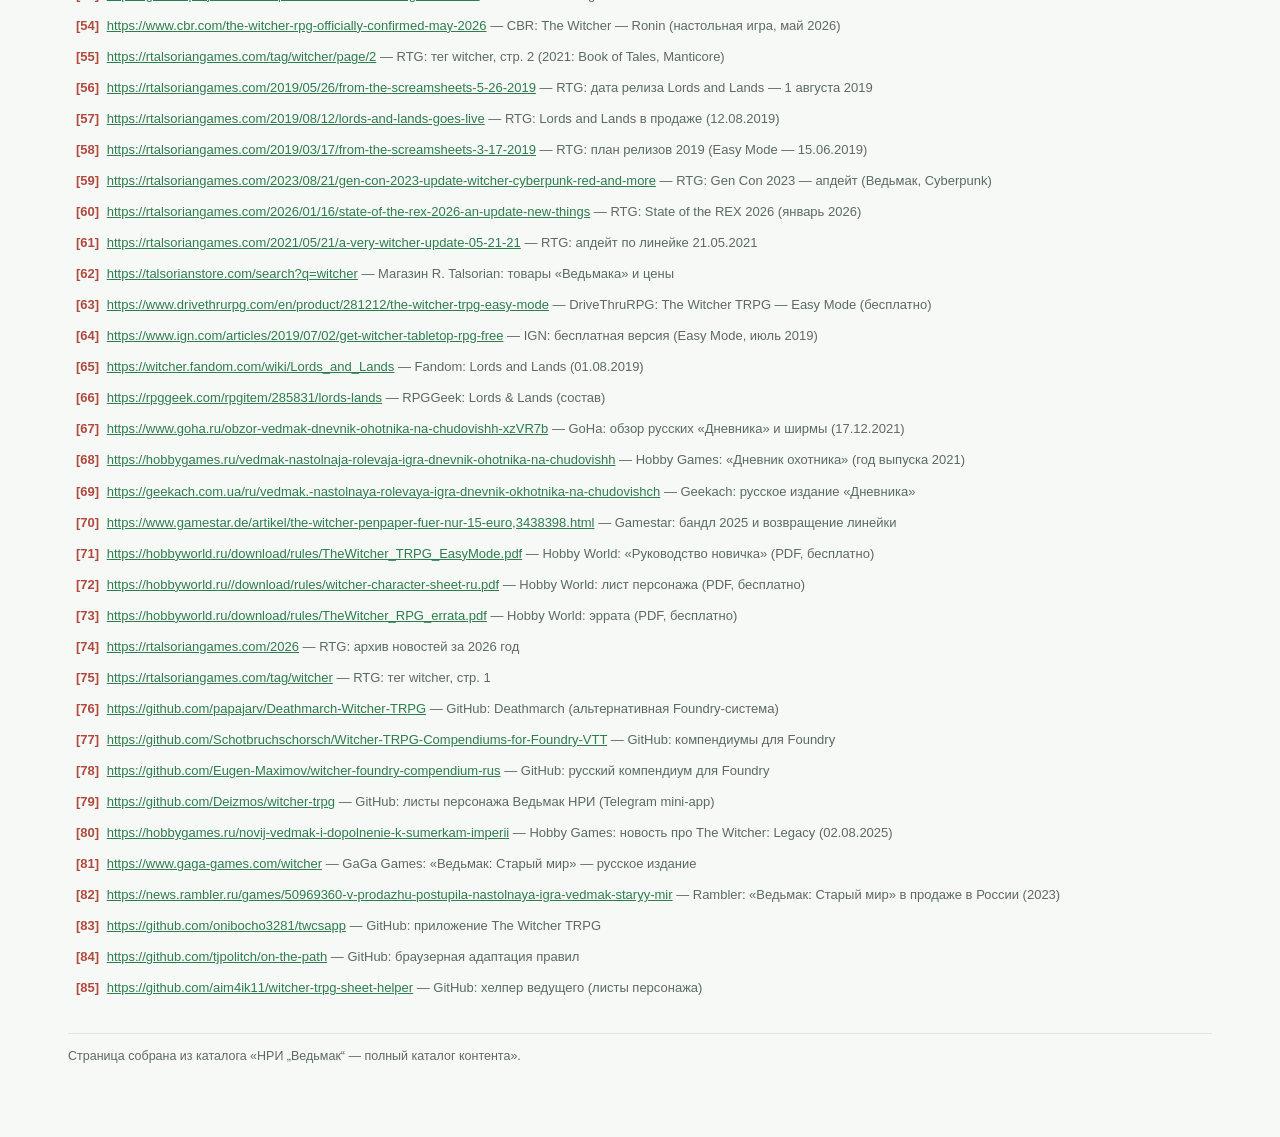
<file: ttrpg.html>
<!DOCTYPE html>
<html lang="ru" data-app="ttrpg">
<head>
<meta charset="utf-8">
<meta name="viewport" content="width=device-width, initial-scale=1">
<title>ВЕДЬМАК — настольная ролевая игра (каталог)</title>
<meta name="description" content="Полный каталог по настольной ролевой игре «Ведьмак»: официальные книги R. Talsorian Games, русское издание Hobby World, бесплатные материалы и фан-сообщество.">
<style>
:root{ --bg:#f7f9f6; --panel:#ffffff; --panel2:#f0f5f0; --line:#e1e8e0; --line2:#ebf0ea;
  --text:#22302a; --muted:#5c6b62; --dim:#87958b;
  --accent:#2e7d4f; --accent2:#256a42; --accent-soft:#e6f2ea; --accent-line:#c9e2d3;
  --green:#3f8a5f; --blood:#b04a3e;
  --serif: Georgia, "Iowan Old Style", "Times New Roman", serif;
  --sans: -apple-system, BlinkMacSystemFont, "Segoe UI", Roboto, "Helvetica Neue", Arial, sans-serif; }
*{box-sizing:border-box}
html{scroll-behavior:smooth}
body{margin:0;background:var(--bg);color:var(--text);font:16px/1.62 var(--sans);-webkit-font-smoothing:antialiased}
body::before{content:"";position:fixed;inset:0;pointer-events:none;z-index:0;
  background:radial-gradient(1100px 560px at 72% -8%, rgba(46,125,79,.07), transparent 62%),
             radial-gradient(900px 520px at 6% 108%, rgba(61,111,165,.05), transparent 62%)}
.wrap{max-width:1020px;margin:0 auto;padding:30px 22px 70px;position:relative;z-index:1}
.hero{padding:18px 0 12px;border-bottom:2px solid var(--accent-line)}
.hero h1{margin:0;font:700 30px/1.2 var(--serif);letter-spacing:1px;color:var(--text)}
.hero .sub{margin:8px 0 0;color:var(--text);font-size:15.5px}
.hero .note{margin:10px 0 0;color:var(--muted);font-size:13.5px}
.hero .note code{background:var(--panel2);border:1px solid var(--line);border-radius:5px;padding:1px 6px;font-size:12.5px}
.toc{display:flex;flex-wrap:wrap;gap:6px;margin:14px 0 0}
.toc a{font:600 12.5px/1 var(--sans);color:var(--accent);background:var(--panel2);border:1px solid var(--line);
  border-radius:20px;padding:6px 11px;text-decoration:none}
.toc a:hover{border-color:var(--accent-line);background:var(--accent-soft)}
main{margin-top:8px}
h2{font:700 23px/1.25 var(--serif);color:var(--text);border-bottom:2px solid var(--accent-line);
  padding-bottom:6px;margin:34px 0 14px;scroll-margin-top:60px}
h3{font:700 17.5px/1.3 var(--serif);color:var(--text);margin:22px 0 8px}
p{margin:9px 0}
ul,ol{margin:9px 0;padding-left:24px}
li{margin:5px 0}
ul.nested{margin:5px 0 2px}
code{background:var(--panel2);border:1px solid var(--line);border-radius:5px;padding:1px 6px;font-size:13.5px}
a{color:var(--accent)}
a:hover{color:var(--accent2)}
sup.ref a{color:var(--blood);font-weight:700;text-decoration:none;font-size:10.5px}
sup.ref a:hover{text-decoration:underline}
.tbl-wrap{overflow-x:auto;margin:14px 0}
table{border-collapse:collapse;width:100%;font-size:14px;background:var(--panel)}
th,td{border:1px solid var(--line);padding:8px 10px;text-align:left;vertical-align:top}
th{background:var(--panel2);font:700 13px/1.3 var(--sans);letter-spacing:.3px}
tr:nth-child(even) td{background:#f7faf7}
hr{border:none;border-top:1px solid var(--line);margin:26px 0}
.srcs{margin-top:8px;font-size:13px}
.src{padding:5px 8px;border-radius:7px;word-break:break-word}
.src .n{font-weight:700;color:var(--blood);text-decoration:none;margin-right:4px}
.src .d{color:var(--muted)}
.src:target{background:var(--accent-soft);box-shadow:0 0 0 1px var(--accent-line) inset}
.foot{margin-top:30px;border-top:1px solid var(--line);padding-top:12px;color:var(--muted);font-size:12.5px}
@media print{ .toc{display:none} body::before{display:none} }
</style>
<link rel="stylesheet" href="app.css">
</head>
<body>
<div class="wa-bar"><div class="wa-in"><a class="wa-brand" href="index.html">ВЕДЬМАК <small>· единая история</small></a><nav class="wa-nav"><a href="index.html">Главная</a><a href="books.html">Книги</a><a href="textbook.html">Справочник</a><a href="timeline.html">Хронология</a><a href="sbornik.html">Хроника Сапковского</a><a href="ttrpg.html" class="on">Настольная игра</a></nav></div></div>
<div class="wrap">
  <div class="hero">
    <h1>НРИ «Ведьмак» — полный каталог контента</h1>
    <p class="sub"><b>The Witcher TRPG (R. Talsorian Games) · официальное русское издание (Hobby World) · фан-сообщество</b></p>
    <p class="note"><i>Актуально на 26 сентября 2026 года. Все бесплатные официальные PDF (21 файл) — по ссылкам ниже.</i></p>
    <div class="toc"><a href="#s-коротко-о-главном">Коротко о главном</a><a href="#s-1-официальные-книги-на-английском-r-talsorian-games">1. Официальные книги на английском (R. Talsorian Games)</a><a href="#s-2-статус-линейки-пауза-и-возрождение-2023-2026">2. Статус линейки: пауза и возрождение (2023–2026)</a><a href="#s-3-официальное-русское-издание-hobby-world-hobby-games">3. Официальное русское издание (Hobby World / Hobby Games)</a><a href="#s-4-фан-сообщество-и-дополнительные-материалы">4. Фан-сообщество и дополнительные материалы</a><a href="#s-5-не-путать-с-нри-настольные-игры-по-ведьмаку">5. Не путать с НРИ: настольные игры по «Ведьмаку»</a><a href="#s-6-прадедушка-wied-min-gra-wyobra-ni-2001">6. Прадедушка: «Wiedźmin: Gra Wyobraźni» (2001)</a><a href="#s-7-чек-лист-как-собрать-всё">7. Чек-лист «как собрать всё»</a></div>
  </div>
  <main>
<h2 id="s-коротко-о-главном">Коротко о главном</h2>
<ul><li>«Ведьмак» — настольная ролевая игра (НРИ) от R. Talsorian Games (авторов Cyberpunk) в сотрудничестве с CD Projekt Red. Первая книга вышла 2 августа 2018 года <sup class="ref"><a href="#src-24">24</a></sup><sup class="ref"><a href="#src-26">26</a></sup>.</li><li>В основной книге девять классов — ведьмак лишь один из них <sup class="ref"><a href="#src-31">31</a></sup>. Играбельные расы расширяются дополнениями <sup class="ref"><a href="#src-26">26</a></sup><sup class="ref"><a href="#src-65">65</a></sup>.</li><li>На английском: 5 книг + бесплатный вводный набор <sup class="ref"><a href="#src-62">62</a></sup>. По-русски официально: 3 книги <sup class="ref"><a href="#src-31">31</a></sup><sup class="ref"><a href="#src-32">32</a></sup><sup class="ref"><a href="#src-33">33</a></sup>. Бесплатных официальных PDF — около двадцати <sup class="ref"><a href="#src-10">10</a></sup>.</li><li>В 2023–2025 годах линейка стояла на паузе (ждали, пока CD Projekt Red определятся с «Ведьмаком 4») <sup class="ref"><a href="#src-59">59</a></sup>; в августе 2025 её возродили — в разработке сборник приключений <b>Untold Tales</b> и колода <b>Trauma Deck</b>, дат пока нет <sup class="ref"><a href="#src-3">3</a></sup><sup class="ref"><a href="#src-60">60</a></sup>.</li></ul>
<h2 id="s-1-официальные-книги-на-английском-r-talsorian-games">1. Официальные книги на английском (R. Talsorian Games)</h2>
<div class="tbl-wrap"><table><thead><tr><th>Книга</th><th>Вышла</th><th>Что внутри</th><th>Цена</th><th>Ссылки</th></tr></thead><tbody><tr><td><b>The Witcher TRPG</b> — основная книга</td><td>2 августа 2018</td><td>Полные правила: классы, расы, бои на d10, бестиарий, мир Континента</td><td>$50 бумага / $25 PDF</td><td><sup class="ref"><a href="#src-1">1</a></sup><sup class="ref"><a href="#src-14">14</a></sup><sup class="ref"><a href="#src-24">24</a></sup></td></tr><tr><td><b>Easy Mode</b> — вводный набор</td><td>15 июня 2019 (Free RPG Day) <sup class="ref"><a href="#src-27">27</a></sup><sup class="ref"><a href="#src-58">58</a></sup></td><td>Бесплатная брошюра: 32 страницы, готовые персонажи, первое приключение</td><td>бесплатно</td><td><sup class="ref"><a href="#src-63">63</a></sup></td></tr><tr><td><b>Lords and Lands</b></td><td>1 августа 2019 <sup class="ref"><a href="#src-56">56</a></sup><sup class="ref"><a href="#src-65">65</a></sup></td><td>Ширма мастера + буклет: полурослики, профессия «аристократ», горожане-NPC</td><td>$25 / PDF $8</td><td><sup class="ref"><a href="#src-66">66</a></sup></td></tr><tr><td><b>A Witcher's Journal</b></td><td>август 2020</td><td>Бестиарий на 33 монстра + правила расследований</td><td>$30 / PDF $15</td><td><sup class="ref"><a href="#src-19">19</a></sup><sup class="ref"><a href="#src-26">26</a></sup></td></tr><tr><td><b>A Book of Tales</b></td><td>9 августа 2021</td><td>Шесть приключений + новые расы: гномы, вран, вереббубы</td><td>$30 / PDF $15</td><td><sup class="ref"><a href="#src-23">23</a></sup><sup class="ref"><a href="#src-55">55</a></sup></td></tr><tr><td><b>A Tome of Chaos</b></td><td>24 марта 2022 (розница — 1 апреля)</td><td>Магия: ритуалы, проклятия, тёмные искусства, профессии жреца и друида</td><td>$35 / PDF $17.50</td><td><sup class="ref"><a href="#src-4">4</a></sup><sup class="ref"><a href="#src-21">21</a></sup><sup class="ref"><a href="#src-22">22</a></sup></td></tr></tbody></table></div>
<p>Дополнительно:</p>
<ul><li>Книги неоднократно допечатывались, правила обновлялись (версия 1.35) <sup class="ref"><a href="#src-6">6</a></sup>. Издатель вёл регулярную рубрику апдейтов «Witcher Watch» <sup class="ref"><a href="#src-6">6</a></sup><sup class="ref"><a href="#src-7">7</a></sup>, а о подготовке «Book of Tales» и «Tome of Chaos» рассказывал ещё в мае 2021 года <sup class="ref"><a href="#src-61">61</a></sup>.</li><li>Официальные кубики: наборы Q-Workshop вышли вместе с «Book of Tales» в 2021 году <sup class="ref"><a href="#src-52">52</a></sup><sup class="ref"><a href="#src-55">55</a></sup>; в магазине R. Talsorian продаётся «Essential Dice Set» за $17 <sup class="ref"><a href="#src-62">62</a></sup>. Есть и набор от CD Projekt Red <sup class="ref"><a href="#src-53">53</a></sup>.</li><li>Локализации: в 2021 году анонсировали китайское издание <sup class="ref"><a href="#src-8">8</a></sup>; по данным BoardGameGeek, книги выходили также на немецком, французском и итальянском языках <sup class="ref"><a href="#src-23">23</a></sup>.</li><li>Издатель заранее публиковал подробности: состав «Tome of Chaos» <sup class="ref"><a href="#src-5">5</a></sup>, анонс «Book of Tales» ещё в 2019 году <sup class="ref"><a href="#src-9">9</a></sup>. О релизах писали профильные СМИ <sup class="ref"><a href="#src-18">18</a></sup>, а магазины фиксировали даты выхода <sup class="ref"><a href="#src-20">20</a></sup>; о старте продаж ширмы отдельно сообщал сам RTG <sup class="ref"><a href="#src-57">57</a></sup>.</li><li>В магазине R. Talsorian лежат и бесплатные заметки разработчиков (Witcher Update #10, Dev Note #13) <sup class="ref"><a href="#src-62">62</a></sup>.</li></ul>
<h3>Бесплатные официальные материалы (18 файлов)</h3>
<p>Листы персонажа, «Повозка Родольфа» (пять выпусков мини-лавки торговца Родольфа Казмера + его собственный лист), справочники Сириоль («Повозки и путешествия», «Таверны и постоялые дворы», «Монстры на дороге», «Путешественники на дороге»), школы ведьмаков «Мантикора» и «Улитка», «Инструменты ведьмака», «Протезы и коляски», класс «Крестьянин», жетоны и карты для «Book of Tales» — всё это выложено на странице Downloadable Content <sup class="ref"><a href="#src-10">10</a></sup> и уже лежит у вас в папке <code>free-official/</code>.</p>
<p><b>Прямые ссылки на бесплатные PDF</b>:</p>
<ul><li>Инструменты профессионала — <a href="https://rtalsoriangames.com/wp-content/uploads/2022/05/RTG-WI-DLC-AProfessionalsTools.pdf" target="_blank" rel="noopener">RTG-WI-DLC-AProfessionalsTools.pdf</a></li><li>Жетоны и карты для «Book of Tales» — <a href="https://rtalsoriangames.com/wp-content/uploads/2022/11/RTG-WI-DLC-BookofTalesTokensandMaps.pdf" target="_blank" rel="noopener">RTG-WI-DLC-BookofTalesTokensandMaps.pdf</a></li><li>Справочник Сириоль: монстры на дороге — <a href="https://rtalsoriangames.com/wp-content/uploads/2022/11/RTG-WI-DLC-MonstersontheRoad.pdf" target="_blank" rel="noopener">RTG-WI-DLC-MonstersontheRoad.pdf</a></li><li>Протезы и инвалидные коляски — <a href="https://rtalsoriangames.com/wp-content/uploads/2022/07/RTG-WI-DLC-ProsthesesandWheelchairs.pdf" target="_blank" rel="noopener">RTG-WI-DLC-ProsthesesandWheelchairs.pdf</a></li><li>Справочник Сириоль: таверны и постоялые дворы — <a href="https://rtalsoriangames.com/wp-content/uploads/2022/09/RTG-WI-DLC-TavernsandInns.pdf" target="_blank" rel="noopener">RTG-WI-DLC-TavernsandInns.pdf</a></li><li>Справочник Сириоль: путешественники на дороге — <a href="https://rtalsoriangames.com/wp-content/uploads/2022/12/RTG-WI-DLC-TravelrsontheRoad.pdf" target="_blank" rel="noopener">RTG-WI-DLC-TravelrsontheRoad.pdf</a></li><li>Справочник Сириоль: повозки и путешествия — <a href="https://rtalsoriangames.com/wp-content/uploads/2022/09/RTG-WI-DLC-WagonsandTravel.pdf" target="_blank" rel="noopener">RTG-WI-DLC-WagonsandTravel.pdf</a></li><li>Инструменты ведьмака — <a href="https://rtalsoriangames.com/wp-content/uploads/2022/04/RTG-WI-DLC-WitchersTools.pdf" target="_blank" rel="noopener">RTG-WI-DLC-WitchersTools.pdf</a></li><li>Школа Мантикоры (v1.02) — <a href="https://rtalsoriangames.com/wp-content/uploads/2021/12/RTG-WI-ManticoreSchoolv1.02.pdf" target="_blank" rel="noopener">RTG-WI-ManticoreSchoolv1.02.pdf</a></li><li>Школа Улитки (v1.0) — <a href="https://rtalsoriangames.com/wp-content/uploads/2022/04/RTG-WI-SchooloftheSnailv1.0.pdf" target="_blank" rel="noopener">RTG-WI-SchooloftheSnailv1.0.pdf</a></li><li>Профессия «Крестьянин» — <a href="https://rtalsoriangames.com/wp-content/uploads/2019/04/RTG-Witcher-PeasantClass.pdf" target="_blank" rel="noopener">RTG-Witcher-PeasantClass.pdf</a></li><li>Лист персонажа: Родольф Казмер — <a href="https://rtalsoriangames.com/wp-content/uploads/2019/09/RTG-Witcher-RodolfKazmer.pdf" target="_blank" rel="noopener">RTG-Witcher-RodolfKazmer.pdf</a></li><li>Повозка Родольфа №3 — <a href="https://rtalsoriangames.com/wp-content/uploads/2020/02/RTG-Witcher-RodolfsWagon3.pdf" target="_blank" rel="noopener">RTG-Witcher-RodolfsWagon3.pdf</a></li><li>Повозка Родольфа №4 — <a href="https://rtalsoriangames.com/wp-content/uploads/2020/04/RTG-Witcher-RodolfsWagon4.pdf" target="_blank" rel="noopener">RTG-Witcher-RodolfsWagon4.pdf</a></li><li>Повозка Родольфа №5 — <a href="https://rtalsoriangames.com/wp-content/uploads/2021/08/RTG-Witcher-RodolfsWagon5.pdf" target="_blank" rel="noopener">RTG-Witcher-RodolfsWagon5.pdf</a></li><li>Повозка Родольфа №1 — <a href="https://rtalsoriangames.com/wp-content/uploads/2018/11/RodolfsWagon1.pdf" target="_blank" rel="noopener">RodolfsWagon1.pdf</a></li><li>Лист персонажа (экономный для печати) — <a href="https://rtalsoriangames.com/wp-content/uploads/2018/08/witcher-character-sheet-printer-friendly.pdf" target="_blank" rel="noopener">witcher-character-sheet-printer-friendly.pdf</a></li><li>Лист персонажа (стандартный) — <a href="https://rtalsoriangames.com/wp-content/uploads/2018/08/witcher-character-sheet.pdf" target="_blank" rel="noopener">witcher-character-sheet.pdf</a></li></ul>
<h3>Где покупать (английская линейка)</h3>
<ul><li><b>DriveThruRPG</b> — все PDF и часть бумажных книг <sup class="ref"><a href="#src-13">13</a></sup><sup class="ref"><a href="#src-14">14</a></sup><sup class="ref"><a href="#src-63">63</a></sup>;</li><li><b>Easy Mode</b> — бесплатно, лежит на DriveThruRPG <sup class="ref"><a href="#src-63">63</a></sup><sup class="ref"><a href="#src-64">64</a></sup>;</li><li><b>магазин R. Talsorian</b> — бумага и PDF <sup class="ref"><a href="#src-62">62</a></sup>;</li><li><b>Bits and Mortar</b> — бесплатный PDF в подарок к бумажной книге из розницы <sup class="ref"><a href="#src-8">8</a></sup>;</li><li><b>Humble Bundle</b> — периодические акции со всей линейкой за ~$15. Декабрь 2022 <sup class="ref"><a href="#src-17">17</a></sup>. Август 2025 <sup class="ref"><a href="#src-15">15</a></sup><sup class="ref"><a href="#src-16">16</a></sup><sup class="ref"><a href="#src-70">70</a></sup>.</li></ul>
<h2 id="s-2-статус-линейки-пауза-и-возрождение-2023-2026">2. Статус линейки: пауза и возрождение (2023–2026)</h2>
<ul><li><b>Июнь 2023.</b> R. Talsorian объяснили «тишину» вокруг линейки: планы согласовываются с CD Projekt Red, анонс обещан на Gen Con <sup class="ref"><a href="#src-12">12</a></sup>.</li><li><b>Август 2023.</b> На Gen Con объявили: разработка линейки <b>поставлена на паузу</b> — CD Projekt Red начали работу над «Ведьмаком 4», и чтобы книги не разошлись с лором игры, новые продукты заморозили. «Линейка не мертва» — обещали вернуться <sup class="ref"><a href="#src-59">59</a></sup>.</li><li><b>Август 2025.</b> Линейку возродили: за неё взялся лично Майк Пондсмит. Анонсированы <sup class="ref"><a href="#src-3">3</a></sup>:<ul class="nested"><li><b>The Witcher: Untold Tales</b> — сборник приключений про медиков, солдат, воров и торговцев (не про ведьмаков) <sup class="ref"><a href="#src-3">3</a></sup>;</li><li><b>The Witcher: Trauma Deck</b> — колода карт для критических ран (по образцу Trauma Deck из Cyberpunk RED) <sup class="ref"><a href="#src-3">3</a></sup>.</li></ul></li><li><b>Январь 2026.</b> В отчёте State of the REX издатель подтвердил: книга в глубокой разработке, ожидается «позже в этом году» <sup class="ref"><a href="#src-60">60</a></sup>.</li><li><b>Сейчас (сентябрь 2026).</b> Релиз пока не объявлен: в магазине новых позиций нет <sup class="ref"><a href="#src-62">62</a></sup>, в новостях 2026 года записей по «Ведьмаку» не выходило <sup class="ref"><a href="#src-74">74</a></sup>. Последние материалы линейки — декабрь 2025 года <sup class="ref"><a href="#src-2">2</a></sup><sup class="ref"><a href="#src-75">75</a></sup>.</li></ul>
<h2 id="s-3-официальное-русское-издание-hobby-world-hobby-games">3. Официальное русское издание (Hobby World / Hobby Games)</h2>
<div class="tbl-wrap"><table><thead><tr><th>Книга</th><th>Год</th><th>Цена</th><th>Это перевод</th><th>Ссылки</th></tr></thead><tbody><tr><td><b>Ведьмак. Настольная ролевая игра</b> (основная книга)</td><td>2020</td><td>2 490 ₽</td><td>The Witcher TRPG</td><td><sup class="ref"><a href="#src-30">30</a></sup><sup class="ref"><a href="#src-31">31</a></sup><sup class="ref"><a href="#src-34">34</a></sup></td></tr><tr><td><b>Ведьмак. НРИ. Дневник охотника на чудовищ</b></td><td>2021</td><td>1 490 ₽</td><td>A Witcher's Journal</td><td><sup class="ref"><a href="#src-32">32</a></sup><sup class="ref"><a href="#src-35">35</a></sup><sup class="ref"><a href="#src-68">68</a></sup></td></tr><tr><td><b>Ведьмак. НРИ. Правители и земли</b> (ширма мастера)</td><td>2021</td><td>1 490 ₽</td><td>Lords and Lands</td><td><sup class="ref"><a href="#src-33">33</a></sup><sup class="ref"><a href="#src-67">67</a></sup></td></tr></tbody></table></div>
<ul><li>По-русски официально вышли <b>только эти три позиции</b>: «Книга сказаний», «Том Хаоса» и бесплатные DLC на русском не издавались — их переводы и материалы ходят внутри сообщества <sup class="ref"><a href="#src-38">38</a></sup><sup class="ref"><a href="#src-39">39</a></sup>.</li><li>«Дневник охотника на чудовищ» — 160 страниц <sup class="ref"><a href="#src-35">35</a></sup>.</li><li>Об игре и её изданиях рассказывает русская вики «Ведьмака» <sup class="ref"><a href="#src-28">28</a></sup>.</li><li>Бесплатно на сайте Hobby World: «Руководство новичка» — аналог Easy Mode <sup class="ref"><a href="#src-71">71</a></sup>, лист персонажа <sup class="ref"><a href="#src-72">72</a></sup>, официальная эррата <sup class="ref"><a href="#src-73">73</a></sup>.</li><li>Где купить: hobbyworld.ru <sup class="ref"><a href="#src-31">31</a></sup><sup class="ref"><a href="#src-32">32</a></sup><sup class="ref"><a href="#src-33">33</a></sup>. Дублирующий каталог — hobbygames.ru <sup class="ref"><a href="#src-34">34</a></sup>. «Дневник» встречался и в украинских магазинах (Geekach) <sup class="ref"><a href="#src-69">69</a></sup>.</li></ul>
<h2 id="s-4-фан-сообщество-и-дополнительные-материалы">4. Фан-сообщество и дополнительные материалы</h2>
<h3>Англоязычное</h3>
<ul><li><b>r/WitcherTRPG</b> — главное сообщество: новости, хоумбрю (самодельные материалы), обсуждения <sup class="ref"><a href="#src-49">49</a></sup>.</li><li><b>Foundry VTT</b> (программа для игры онлайн, «виртуальный стол»): страница системы <sup class="ref"><a href="#src-42">42</a></sup>. Поддерживаемая версия обновляется — свежая сборка сентября 2026 <sup class="ref"><a href="#src-43">43</a></sup>. Есть и оригинальная система <sup class="ref"><a href="#src-44">44</a></sup>. Альтернативная переработка «Deathmarch» тоже активно развивается <sup class="ref"><a href="#src-76">76</a></sup>; сборники-компендиумы — <sup class="ref"><a href="#src-77">77</a></sup>.</li><li><b>Fantasy Grounds</b> — набор правил от сообщества <sup class="ref"><a href="#src-47">47</a></sup>. <b>Roll20</b> — лист персонажа <sup class="ref"><a href="#src-50">50</a></sup>.</li><li><b>Инструменты</b>: WitcherTRPG Tools (генераторы) <sup class="ref"><a href="#src-45">45</a></sup>; веб-справочник по правилам <sup class="ref"><a href="#src-46">46</a></sup>. Приложение The Witcher TRPG <sup class="ref"><a href="#src-83">83</a></sup>; браузерная адаптация правил <sup class="ref"><a href="#src-84">84</a></sup>. Хелпер ведущего с синхронизацией листов персонажа <sup class="ref"><a href="#src-85">85</a></sup>.</li><li><b>Obsidian-хранилище</b> для ведущих — вся линейка в заметках <sup class="ref"><a href="#src-48">48</a></sup>.</li><li>Фанатский бестиарий «Unofficial Monster Book» <sup class="ref"><a href="#src-51">51</a></sup>.</li><li>Хоумбрю официально разрешён: некоммерческий фан-контент можно, продавать — нельзя <sup class="ref"><a href="#src-11">11</a></sup>.</li></ul>
<h3>Русскоязычное</h3>
<ul><li><b>VK: «НРИ Ведьмак на русском»</b> — переводы, файлы, поиск игр, анонсы (в том числе игры на фестивале DiceFest) <sup class="ref"><a href="#src-38">38</a></sup>.</li><li><b>Telegram: чат корчмы «Бабкина Сковородка»</b> — живое общение и материалы <sup class="ref"><a href="#src-39">39</a></sup>.</li><li><b>Русский компендиум для Foundry</b> <sup class="ref"><a href="#src-78">78</a></sup>; <b>Telegram mini-app с листами персонажа</b> <sup class="ref"><a href="#src-79">79</a></sup>.</li><li>Неофициальные переводы книг, которых нет по-русски, распространяются внутри этих сообществ <sup class="ref"><a href="#src-38">38</a></sup><sup class="ref"><a href="#src-39">39</a></sup>.</li></ul>
<h3>Украинское (бонус)</h3>
<ul><li><b>witcher.volocyuha.com</b> + Telegram — хоумбрю-материалы на украинском: таблицы, лист персонажа, сверка терминов с официальным украинским изданием <sup class="ref"><a href="#src-40">40</a></sup><sup class="ref"><a href="#src-41">41</a></sup>.</li></ul>
<h2 id="s-5-не-путать-с-нри-настольные-игры-по-ведьмаку">5. Не путать с НРИ: настольные игры по «Ведьмаку»</h2>
<ul><li><b>«Ведьмак: Старый мир»</b> (The Witcher: Old World) — приключенческая настолка от Go On Board; в России её издавала GaGa Games — предзаказ 2021 года стал рекордным <sup class="ref"><a href="#src-81">81</a></sup><sup class="ref"><a href="#src-82">82</a></sup>.</li><li><b>The Witcher: Legacy</b> — новая кооперативная кампанийная настолка (Go On Board), крауд-кампания на Gamefound <sup class="ref"><a href="#src-80">80</a></sup>.</li><li><b>«Ronin»</b> — настольная игра по вселенной, подтверждённая на май 2026; в заголовках её иногда называют «RPG», но это не ролевая игра <sup class="ref"><a href="#src-54">54</a></sup>.</li><li><b>The Witcher Adventure Game</b> — старая настолка 2014 года <sup class="ref"><a href="#src-25">25</a></sup>.</li><li>Кубики Q-Workshop и CD Projekt Red — см. раздел 1 <sup class="ref"><a href="#src-52">52</a></sup><sup class="ref"><a href="#src-53">53</a></sup>.</li></ul>
<h2 id="s-6-прадедушка-wied-min-gra-wyobra-ni-2001">6. Прадедушка: «Wiedźmin: Gra Wyobraźni» (2001)</h2>
<p>Первая НРИ по «Ведьмаку» вышла в Польше в 2001 году у издательства MAG — только на польском; сканы лежат на archive.org <sup class="ref"><a href="#src-36">36</a></sup><sup class="ref"><a href="#src-37">37</a></sup>. В марте 2022 года появился любительский русский перевод <sup class="ref"><a href="#src-29">29</a></sup>.</p>
<h2 id="s-7-чек-лист-как-собрать-всё">7. Чек-лист «как собрать всё»</h2>
<ol><li><b>Бесплатное</b> — уже у вас: <code>free-official/</code> (21 PDF: 18 от R. Talsorian + 3 от Hobby World). Источники: страница Downloadable Content <sup class="ref"><a href="#src-10">10</a></sup>. Русские PDF — <sup class="ref"><a href="#src-71">71</a></sup><sup class="ref"><a href="#src-72">72</a></sup><sup class="ref"><a href="#src-73">73</a></sup>.</li><li><b>Русские книги</b> — три позиции на hobbyworld.ru / hobbygames.ru <sup class="ref"><a href="#src-31">31</a></sup><sup class="ref"><a href="#src-32">32</a></sup><sup class="ref"><a href="#src-33">33</a></sup>.</li><li><b>Английские книги</b> — DriveThruRPG <sup class="ref"><a href="#src-13">13</a></sup> или магазин R. Talsorian <sup class="ref"><a href="#src-62">62</a></sup>; выгодно ловить Humble Bundle <sup class="ref"><a href="#src-15">15</a></sup>.</li><li><b>Сообщества</b> — r/WitcherTRPG <sup class="ref"><a href="#src-49">49</a></sup>, VK <sup class="ref"><a href="#src-38">38</a></sup>, Telegram <sup class="ref"><a href="#src-39">39</a></sup>.</li><li><b>Что ждать</b> — Untold Tales и Trauma Deck; следить за рубрикой The Witcher на сайте R. Talsorian <sup class="ref"><a href="#src-2">2</a></sup>.</li><li><b>Играть онлайн</b> — Foundry VTT <sup class="ref"><a href="#src-42">42</a></sup>, Fantasy Grounds <sup class="ref"><a href="#src-47">47</a></sup>, Roll20 <sup class="ref"><a href="#src-50">50</a></sup>.</li></ol>
<hr>
<h2 id="s-sources">Sources — источники</h2>
<div class="srcs"><div class="src" id="src-1"><a class="n" href="https://rtalsoriangames.com/witcher-trpg" target="_blank" rel="noopener">[1]</a> <a href="https://rtalsoriangames.com/witcher-trpg" target="_blank" rel="noopener">https://rtalsoriangames.com/witcher-trpg</a> <span class="d">— R. Talsorian: страница The Witcher TRPG</span></div>
<div class="src" id="src-2"><a class="n" href="https://rtalsoriangames.com/category/the-witcher" target="_blank" rel="noopener">[2]</a> <a href="https://rtalsoriangames.com/category/the-witcher" target="_blank" rel="noopener">https://rtalsoriangames.com/category/the-witcher</a> <span class="d">— RTG: рубрика The Witcher (новости)</span></div>
<div class="src" id="src-3"><a class="n" href="https://rtalsoriangames.com/2025/08/02/gen-con-2025-the-witcher-trpg-talsorian-presents" target="_blank" rel="noopener">[3]</a> <a href="https://rtalsoriangames.com/2025/08/02/gen-con-2025-the-witcher-trpg-talsorian-presents" target="_blank" rel="noopener">https://rtalsoriangames.com/2025/08/02/gen-con-2025-the-witcher-trpg-talsorian-presents</a> <span class="d">— RTG: Gen Con 2025 — анонсы Witcher TRPG</span></div>
<div class="src" id="src-4"><a class="n" href="https://rtalsoriangames.com/2022/03/24/rollvsevil-a-tome-of-chaos-and-haunted-west-are-available" target="_blank" rel="noopener">[4]</a> <a href="https://rtalsoriangames.com/2022/03/24/rollvsevil-a-tome-of-chaos-and-haunted-west-are-available" target="_blank" rel="noopener">https://rtalsoriangames.com/2022/03/24/rollvsevil-a-tome-of-chaos-and-haunted-west-are-available</a> <span class="d">— RTG: A Tome of Chaos доступен (24.03.2022)</span></div>
<div class="src" id="src-5"><a class="n" href="https://rtalsoriangames.com/2022/02/23/a-tome-of-chaos-whats-inside" target="_blank" rel="noopener">[5]</a> <a href="https://rtalsoriangames.com/2022/02/23/a-tome-of-chaos-whats-inside" target="_blank" rel="noopener">https://rtalsoriangames.com/2022/02/23/a-tome-of-chaos-whats-inside</a> <span class="d">— RTG: что внутри A Tome of Chaos</span></div>
<div class="src" id="src-6"><a class="n" href="https://rtalsoriangames.com/2022/03/02/witcher-watch-tome-of-chaos-preview-witcher-core-update" target="_blank" rel="noopener">[6]</a> <a href="https://rtalsoriangames.com/2022/03/02/witcher-watch-tome-of-chaos-preview-witcher-core-update" target="_blank" rel="noopener">https://rtalsoriangames.com/2022/03/02/witcher-watch-tome-of-chaos-preview-witcher-core-update</a> <span class="d">— RTG: третья печать основной книги, обновление 1.35</span></div>
<div class="src" id="src-7"><a class="n" href="https://rtalsoriangames.com/2021/04/09/tossing-coins-update-from-the-witcher-front" target="_blank" rel="noopener">[7]</a> <a href="https://rtalsoriangames.com/2021/04/09/tossing-coins-update-from-the-witcher-front" target="_blank" rel="noopener">https://rtalsoriangames.com/2021/04/09/tossing-coins-update-from-the-witcher-front</a> <span class="d">— RTG: апдейт по линейке (09.04.2021)</span></div>
<div class="src" id="src-8"><a class="n" href="https://rtalsoriangames.com/2021/05/01/a-very-witcher-update-05-01-21" target="_blank" rel="noopener">[8]</a> <a href="https://rtalsoriangames.com/2021/05/01/a-very-witcher-update-05-01-21" target="_blank" rel="noopener">https://rtalsoriangames.com/2021/05/01/a-very-witcher-update-05-01-21</a> <span class="d">— RTG: апдейт 01.05.2021 (Bits and Mortar, кит. издание)</span></div>
<div class="src" id="src-9"><a class="n" href="https://rtalsoriangames.com/2019/03/08/introducing-the-witcher-book-of-tales" target="_blank" rel="noopener">[9]</a> <a href="https://rtalsoriangames.com/2019/03/08/introducing-the-witcher-book-of-tales" target="_blank" rel="noopener">https://rtalsoriangames.com/2019/03/08/introducing-the-witcher-book-of-tales</a> <span class="d">— RTG: анонс A Book of Tales (2019)</span></div>
<div class="src" id="src-10"><a class="n" href="https://rtalsoriangames.com/downloadable-content" target="_blank" rel="noopener">[10]</a> <a href="https://rtalsoriangames.com/downloadable-content" target="_blank" rel="noopener">https://rtalsoriangames.com/downloadable-content</a> <span class="d">— RTG: бесплатные материалы (DLC)</span></div>
<div class="src" id="src-11"><a class="n" href="https://rtalsoriangames.com/homebrew-content-policy" target="_blank" rel="noopener">[11]</a> <a href="https://rtalsoriangames.com/homebrew-content-policy" target="_blank" rel="noopener">https://rtalsoriangames.com/homebrew-content-policy</a> <span class="d">— RTG: политика хоумбрю-контента</span></div>
<div class="src" id="src-12"><a class="n" href="https://rtalsoriangames.com/2023/06/08/a-word-on-the-witcher-ttrpg" target="_blank" rel="noopener">[12]</a> <a href="https://rtalsoriangames.com/2023/06/08/a-word-on-the-witcher-ttrpg" target="_blank" rel="noopener">https://rtalsoriangames.com/2023/06/08/a-word-on-the-witcher-ttrpg</a> <span class="d">— RTG: A Word on The Witcher TTRPG (2023)</span></div>
<div class="src" id="src-13"><a class="n" href="https://www.drivethrurpg.com/en/publisher/13/r-talsorian-games-inc" target="_blank" rel="noopener">[13]</a> <a href="https://www.drivethrurpg.com/en/publisher/13/r-talsorian-games-inc" target="_blank" rel="noopener">https://www.drivethrurpg.com/en/publisher/13/r-talsorian-games-inc</a> <span class="d">— DriveThruRPG: R. Talsorian Games</span></div>
<div class="src" id="src-14"><a class="n" href="https://www.drivethrurpg.com/en/product/248538/the-witcher-trpg" target="_blank" rel="noopener">[14]</a> <a href="https://www.drivethrurpg.com/en/product/248538/the-witcher-trpg" target="_blank" rel="noopener">https://www.drivethrurpg.com/en/product/248538/the-witcher-trpg</a> <span class="d">— DriveThruRPG: The Witcher TRPG (основная книга)</span></div>
<div class="src" id="src-15"><a class="n" href="https://www.ign.com/articles/the-witcher-tabletop-rpg-books-are-only-15-at-humble-bundle-right-now" target="_blank" rel="noopener">[15]</a> <a href="https://www.ign.com/articles/the-witcher-tabletop-rpg-books-are-only-15-at-humble-bundle-right-now" target="_blank" rel="noopener">https://www.ign.com/articles/the-witcher-tabletop-rpg-books-are-only-15-at-humble-bundle-right-now</a> <span class="d">— IGN: Humble Bundle по Witcher TTRPG</span></div>
<div class="src" id="src-16"><a class="n" href="https://comicbook.com/gaming/news/get-started-the-witcher-ttrpg-amazing-humble-bundle-deal" target="_blank" rel="noopener">[16]</a> <a href="https://comicbook.com/gaming/news/get-started-the-witcher-ttrpg-amazing-humble-bundle-deal" target="_blank" rel="noopener">https://comicbook.com/gaming/news/get-started-the-witcher-ttrpg-amazing-humble-bundle-deal</a> <span class="d">— ComicBook: Humble Bundle по Witcher TTRPG</span></div>
<div class="src" id="src-17"><a class="n" href="https://geeknative.com/148633/tempted-by-darkness-the-witcher-ttrpg-is-now-a-humble-bundle-offer" target="_blank" rel="noopener">[17]</a> <a href="https://geeknative.com/148633/tempted-by-darkness-the-witcher-ttrpg-is-now-a-humble-bundle-offer" target="_blank" rel="noopener">https://geeknative.com/148633/tempted-by-darkness-the-witcher-ttrpg-is-now-a-humble-bundle-offer</a> <span class="d">— GeekNative: состав бандла</span></div>
<div class="src" id="src-18"><a class="n" href="https://thegaminggang.com/game-news/the-witcher-a-book-of-tales-adventure-supplement-is-out-in-pdf" target="_blank" rel="noopener">[18]</a> <a href="https://thegaminggang.com/game-news/the-witcher-a-book-of-tales-adventure-supplement-is-out-in-pdf" target="_blank" rel="noopener">https://thegaminggang.com/game-news/the-witcher-a-book-of-tales-adventure-supplement-is-out-in-pdf</a> <span class="d">— TheGamingGang: A Book of Tales</span></div>
<div class="src" id="src-19"><a class="n" href="https://gamesmen.com.au/the-witcher-roleplaying-game-a-witcher-s-journal-expansion-book" target="_blank" rel="noopener">[19]</a> <a href="https://gamesmen.com.au/the-witcher-roleplaying-game-a-witcher-s-journal-expansion-book" target="_blank" rel="noopener">https://gamesmen.com.au/the-witcher-roleplaying-game-a-witcher-s-journal-expansion-book</a> <span class="d">— Gamesmen: A Witcher's Journal (25.08.2020)</span></div>
<div class="src" id="src-20"><a class="n" href="https://gamesmen.com.au/the-witcher-rpg-a-book-of-tales" target="_blank" rel="noopener">[20]</a> <a href="https://gamesmen.com.au/the-witcher-rpg-a-book-of-tales" target="_blank" rel="noopener">https://gamesmen.com.au/the-witcher-rpg-a-book-of-tales</a> <span class="d">— Gamesmen: A Book of Tales (розница)</span></div>
<div class="src" id="src-21"><a class="n" href="https://icv2.com/articles/news/view/50743/delve-deeper-magical-studies-the-witcher-rpg-a-tome-chaos" target="_blank" rel="noopener">[21]</a> <a href="https://icv2.com/articles/news/view/50743/delve-deeper-magical-studies-the-witcher-rpg-a-tome-chaos" target="_blank" rel="noopener">https://icv2.com/articles/news/view/50743/delve-deeper-magical-studies-the-witcher-rpg-a-tome-chaos</a> <span class="d">— ICv2: A Tome of Chaos в рознице 01.04.2022</span></div>
<div class="src" id="src-22"><a class="n" href="https://shinygames.uk/product/tome-of-chaos" target="_blank" rel="noopener">[22]</a> <a href="https://shinygames.uk/product/tome-of-chaos" target="_blank" rel="noopener">https://shinygames.uk/product/tome-of-chaos</a> <span class="d">— Shiny Games: A Tome of Chaos (состав)</span></div>
<div class="src" id="src-23"><a class="n" href="https://boardgamegeek.com/rpgitem/349574/book-tales" target="_blank" rel="noopener">[23]</a> <a href="https://boardgamegeek.com/rpgitem/349574/book-tales" target="_blank" rel="noopener">https://boardgamegeek.com/rpgitem/349574/book-tales</a> <span class="d">— BGG: A Book of Tales (2021)</span></div>
<div class="src" id="src-24"><a class="n" href="https://en.wikipedia.org/wiki/The_Witcher" target="_blank" rel="noopener">[24]</a> <a href="https://en.wikipedia.org/wiki/The_Witcher" target="_blank" rel="noopener">https://en.wikipedia.org/wiki/The_Witcher</a> <span class="d">— Wikipedia: The Witcher (НРИ с августа 2018)</span></div>
<div class="src" id="src-25"><a class="n" href="https://en.wikipedia.org/wiki/The_Witcher_Adventure_Game" target="_blank" rel="noopener">[25]</a> <a href="https://en.wikipedia.org/wiki/The_Witcher_Adventure_Game" target="_blank" rel="noopener">https://en.wikipedia.org/wiki/The_Witcher_Adventure_Game</a> <span class="d">— Wikipedia: The Witcher Adventure Game (2014)</span></div>
<div class="src" id="src-26"><a class="n" href="https://witcher.fandom.com/wiki/The_Witcher_Role-Playing_Game" target="_blank" rel="noopener">[26]</a> <a href="https://witcher.fandom.com/wiki/The_Witcher_Role-Playing_Game" target="_blank" rel="noopener">https://witcher.fandom.com/wiki/The_Witcher_Role-Playing_Game</a> <span class="d">— Fandom: The Witcher Role-Playing Game</span></div>
<div class="src" id="src-27"><a class="n" href="https://www.ontabletop.com/news/r-talsorians-free-quick-start-guide-to-the-witcher-ttrpg" target="_blank" rel="noopener">[27]</a> <a href="https://www.ontabletop.com/news/r-talsorians-free-quick-start-guide-to-the-witcher-ttrpg" target="_blank" rel="noopener">https://www.ontabletop.com/news/r-talsorians-free-quick-start-guide-to-the-witcher-ttrpg</a> <span class="d">— OnTableTop: Easy Mode (Free RPG Day 2019)</span></div>
<div class="src" id="src-28"><a class="n" href="https://vedmak.fandom.com/wiki/Ведьмак:_Настольная_ролевая_игра" target="_blank" rel="noopener">[28]</a> <a href="https://vedmak.fandom.com/wiki/Ведьмак:_Настольная_ролевая_игра" target="_blank" rel="noopener">https://vedmak.fandom.com/wiki/Ведьмак:_Настольная_ролевая_игра</a> <span class="d">— Ведьмак-вики: Настольная ролевая игра</span></div>
<div class="src" id="src-29"><a class="n" href="https://vedmak.fandom.com/wiki/Ведьмак:_Игра_воображения" target="_blank" rel="noopener">[29]</a> <a href="https://vedmak.fandom.com/wiki/Ведьмак:_Игра_воображения" target="_blank" rel="noopener">https://vedmak.fandom.com/wiki/Ведьмак:_Игра_воображения</a> <span class="d">— Ведьмак-вики: Игра воображения</span></div>
<div class="src" id="src-30"><a class="n" href="https://tesera.ru/game/TheWitcherTRPG" target="_blank" rel="noopener">[30]</a> <a href="https://tesera.ru/game/TheWitcherTRPG" target="_blank" rel="noopener">https://tesera.ru/game/TheWitcherTRPG</a> <span class="d">— Тесера: Ведьмак. Настольная ролевая игра (2020)</span></div>
<div class="src" id="src-31"><a class="n" href="https://hobbyworld.ru/vedmak-nastolnaja-rolevaja-igra" target="_blank" rel="noopener">[31]</a> <a href="https://hobbyworld.ru/vedmak-nastolnaja-rolevaja-igra" target="_blank" rel="noopener">https://hobbyworld.ru/vedmak-nastolnaja-rolevaja-igra</a> <span class="d">— Hobby World: основная книга</span></div>
<div class="src" id="src-32"><a class="n" href="https://hobbyworld.ru/vedmak-nastolnaja-rolevaja-igra-dnevnik-ohotnika-na-chudovishh" target="_blank" rel="noopener">[32]</a> <a href="https://hobbyworld.ru/vedmak-nastolnaja-rolevaja-igra-dnevnik-ohotnika-na-chudovishh" target="_blank" rel="noopener">https://hobbyworld.ru/vedmak-nastolnaja-rolevaja-igra-dnevnik-ohotnika-na-chudovishh</a> <span class="d">— Hobby World: Дневник охотника на чудовищ</span></div>
<div class="src" id="src-33"><a class="n" href="https://hobbyworld.ru/vedmak-nastolnaja-rolevaja-igra-praviteli-i-zemli" target="_blank" rel="noopener">[33]</a> <a href="https://hobbyworld.ru/vedmak-nastolnaja-rolevaja-igra-praviteli-i-zemli" target="_blank" rel="noopener">https://hobbyworld.ru/vedmak-nastolnaja-rolevaja-igra-praviteli-i-zemli</a> <span class="d">— Hobby World: Правители и земли</span></div>
<div class="src" id="src-34"><a class="n" href="https://hobbygames.ru/vedmak-nastolnaja-rolevaja-igra" target="_blank" rel="noopener">[34]</a> <a href="https://hobbygames.ru/vedmak-nastolnaja-rolevaja-igra" target="_blank" rel="noopener">https://hobbygames.ru/vedmak-nastolnaja-rolevaja-igra</a> <span class="d">— Hobby Games: Ведьмак. НРИ</span></div>
<div class="src" id="src-35"><a class="n" href="https://igromaster.by/catalog/rolevye/nastolnaya-rolevaya-igra-vedmak-dnevnik-okhotnika-na-chudovishch" target="_blank" rel="noopener">[35]</a> <a href="https://igromaster.by/catalog/rolevye/nastolnaya-rolevaya-igra-vedmak-dnevnik-okhotnika-na-chudovishch" target="_blank" rel="noopener">https://igromaster.by/catalog/rolevye/nastolnaya-rolevaya-igra-vedmak-dnevnik-okhotnika-na-chudovishch</a> <span class="d">— Игромастер: Дневник охотника (160 стр.)</span></div>
<div class="src" id="src-36"><a class="n" href="https://pl.wikipedia.org/wiki/Wiedźmin:_Gra_wyobraźni" target="_blank" rel="noopener">[36]</a> <a href="https://pl.wikipedia.org/wiki/Wiedźmin:_Gra_wyobraźni" target="_blank" rel="noopener">https://pl.wikipedia.org/wiki/Wiedźmin:_Gra_wyobraźni</a> <span class="d">— Wikipedia PL: Wiedźmin: Gra Wyobraźni</span></div>
<div class="src" id="src-37"><a class="n" href="https://archive.org/details/wiedzmin-gra-wyobrazni" target="_blank" rel="noopener">[37]</a> <a href="https://archive.org/details/wiedzmin-gra-wyobrazni" target="_blank" rel="noopener">https://archive.org/details/wiedzmin-gra-wyobrazni</a> <span class="d">— Archive.org: Wiedźmin: Gra Wyobraźni (скан)</span></div>
<div class="src" id="src-38"><a class="n" href="https://vk.com/public182570383" target="_blank" rel="noopener">[38]</a> <a href="https://vk.com/public182570383" target="_blank" rel="noopener">https://vk.com/public182570383</a> <span class="d">— VK: НРИ Ведьмак на русском</span></div>
<div class="src" id="src-39"><a class="n" href="https://t.me/the_witcher_rpg" target="_blank" rel="noopener">[39]</a> <a href="https://t.me/the_witcher_rpg" target="_blank" rel="noopener">https://t.me/the_witcher_rpg</a> <span class="d">— Telegram: чат корчмы «Бабкина Сковородка»</span></div>
<div class="src" id="src-40"><a class="n" href="https://t.me/TheWitcherUA" target="_blank" rel="noopener">[40]</a> <a href="https://t.me/TheWitcherUA" target="_blank" rel="noopener">https://t.me/TheWitcherUA</a> <span class="d">— Telegram: The Witcher UA</span></div>
<div class="src" id="src-41"><a class="n" href="https://witcher.volocyuha.com" target="_blank" rel="noopener">[41]</a> <a href="https://witcher.volocyuha.com" target="_blank" rel="noopener">https://witcher.volocyuha.com</a> <span class="d">— UA-проект: witcher.volocyuha.com</span></div>
<div class="src" id="src-42"><a class="n" href="https://foundryvtt.com/packages/thewitchertrpg" target="_blank" rel="noopener">[42]</a> <a href="https://foundryvtt.com/packages/thewitchertrpg" target="_blank" rel="noopener">https://foundryvtt.com/packages/thewitchertrpg</a> <span class="d">— Foundry VTT: система The Witcher TRPG</span></div>
<div class="src" id="src-43"><a class="n" href="https://github.com/witchertrpg-foundryvtt/TheWitcherTRPG" target="_blank" rel="noopener">[43]</a> <a href="https://github.com/witchertrpg-foundryvtt/TheWitcherTRPG" target="_blank" rel="noopener">https://github.com/witchertrpg-foundryvtt/TheWitcherTRPG</a> <span class="d">— GitHub: Foundry-система (поддерживаемая)</span></div>
<div class="src" id="src-44"><a class="n" href="https://github.com/AnthonyMonette/TheWitcherTRPG" target="_blank" rel="noopener">[44]</a> <a href="https://github.com/AnthonyMonette/TheWitcherTRPG" target="_blank" rel="noopener">https://github.com/AnthonyMonette/TheWitcherTRPG</a> <span class="d">— GitHub: Foundry-система (оригинал)</span></div>
<div class="src" id="src-45"><a class="n" href="https://github.com/mpiskunov/WitcherTRPGTools" target="_blank" rel="noopener">[45]</a> <a href="https://github.com/mpiskunov/WitcherTRPGTools" target="_blank" rel="noopener">https://github.com/mpiskunov/WitcherTRPGTools</a> <span class="d">— GitHub: WitcherTRPG Tools</span></div>
<div class="src" id="src-46"><a class="n" href="https://github.com/mpiskunov/ReferenceGuide-TRPG" target="_blank" rel="noopener">[46]</a> <a href="https://github.com/mpiskunov/ReferenceGuide-TRPG" target="_blank" rel="noopener">https://github.com/mpiskunov/ReferenceGuide-TRPG</a> <span class="d">— GitHub: справочник по правилам</span></div>
<div class="src" id="src-47"><a class="n" href="https://github.com/Althea21/witcher_fg_ruleset" target="_blank" rel="noopener">[47]</a> <a href="https://github.com/Althea21/witcher_fg_ruleset" target="_blank" rel="noopener">https://github.com/Althea21/witcher_fg_ruleset</a> <span class="d">— GitHub: Fantasy Grounds ruleset</span></div>
<div class="src" id="src-48"><a class="n" href="https://github.com/wsethbrown/WitcherRPG-Obsidian-Vault" target="_blank" rel="noopener">[48]</a> <a href="https://github.com/wsethbrown/WitcherRPG-Obsidian-Vault" target="_blank" rel="noopener">https://github.com/wsethbrown/WitcherRPG-Obsidian-Vault</a> <span class="d">— GitHub: Obsidian-хранилище для ведущих</span></div>
<div class="src" id="src-49"><a class="n" href="https://www.reddit.com/r/WitcherTRPG" target="_blank" rel="noopener">[49]</a> <a href="https://www.reddit.com/r/WitcherTRPG" target="_blank" rel="noopener">https://www.reddit.com/r/WitcherTRPG</a> <span class="d">— Reddit: r/WitcherTRPG</span></div>
<div class="src" id="src-50"><a class="n" href="https://app.roll20.net/forum/post/7703871/witcher-trpg-character-sheet" target="_blank" rel="noopener">[50]</a> <a href="https://app.roll20.net/forum/post/7703871/witcher-trpg-character-sheet" target="_blank" rel="noopener">https://app.roll20.net/forum/post/7703871/witcher-trpg-character-sheet</a> <span class="d">— Roll20: лист персонажа от сообщества</span></div>
<div class="src" id="src-51"><a class="n" href="https://pdfcoffee.com/unofficial-monster-book-v17-pdf-free.html" target="_blank" rel="noopener">[51]</a> <a href="https://pdfcoffee.com/unofficial-monster-book-v17-pdf-free.html" target="_blank" rel="noopener">https://pdfcoffee.com/unofficial-monster-book-v17-pdf-free.html</a> <span class="d">— Unofficial Monster Book (фанатский бестиарий)</span></div>
<div class="src" id="src-52"><a class="n" href="https://q-workshop.com/en/198-the-witcher" target="_blank" rel="noopener">[52]</a> <a href="https://q-workshop.com/en/198-the-witcher" target="_blank" rel="noopener">https://q-workshop.com/en/198-the-witcher</a> <span class="d">— Q-Workshop: линейка The Witcher</span></div>
<div class="src" id="src-53"><a class="n" href="https://gear.cdprojektred.com/products/the-witcher-signs-dice-set" target="_blank" rel="noopener">[53]</a> <a href="https://gear.cdprojektred.com/products/the-witcher-signs-dice-set" target="_blank" rel="noopener">https://gear.cdprojektred.com/products/the-witcher-signs-dice-set</a> <span class="d">— CDPR Gear: Signs Dice Set</span></div>
<div class="src" id="src-54"><a class="n" href="https://www.cbr.com/the-witcher-rpg-officially-confirmed-may-2026" target="_blank" rel="noopener">[54]</a> <a href="https://www.cbr.com/the-witcher-rpg-officially-confirmed-may-2026" target="_blank" rel="noopener">https://www.cbr.com/the-witcher-rpg-officially-confirmed-may-2026</a> <span class="d">— CBR: The Witcher — Ronin (настольная игра, май 2026)</span></div>
<div class="src" id="src-55"><a class="n" href="https://rtalsoriangames.com/tag/witcher/page/2" target="_blank" rel="noopener">[55]</a> <a href="https://rtalsoriangames.com/tag/witcher/page/2" target="_blank" rel="noopener">https://rtalsoriangames.com/tag/witcher/page/2</a> <span class="d">— RTG: тег witcher, стр. 2 (2021: Book of Tales, Manticore)</span></div>
<div class="src" id="src-56"><a class="n" href="https://rtalsoriangames.com/2019/05/26/from-the-screamsheets-5-26-2019" target="_blank" rel="noopener">[56]</a> <a href="https://rtalsoriangames.com/2019/05/26/from-the-screamsheets-5-26-2019" target="_blank" rel="noopener">https://rtalsoriangames.com/2019/05/26/from-the-screamsheets-5-26-2019</a> <span class="d">— RTG: дата релиза Lords and Lands — 1 августа 2019</span></div>
<div class="src" id="src-57"><a class="n" href="https://rtalsoriangames.com/2019/08/12/lords-and-lands-goes-live" target="_blank" rel="noopener">[57]</a> <a href="https://rtalsoriangames.com/2019/08/12/lords-and-lands-goes-live" target="_blank" rel="noopener">https://rtalsoriangames.com/2019/08/12/lords-and-lands-goes-live</a> <span class="d">— RTG: Lords and Lands в продаже (12.08.2019)</span></div>
<div class="src" id="src-58"><a class="n" href="https://rtalsoriangames.com/2019/03/17/from-the-screamsheets-3-17-2019" target="_blank" rel="noopener">[58]</a> <a href="https://rtalsoriangames.com/2019/03/17/from-the-screamsheets-3-17-2019" target="_blank" rel="noopener">https://rtalsoriangames.com/2019/03/17/from-the-screamsheets-3-17-2019</a> <span class="d">— RTG: план релизов 2019 (Easy Mode — 15.06.2019)</span></div>
<div class="src" id="src-59"><a class="n" href="https://rtalsoriangames.com/2023/08/21/gen-con-2023-update-witcher-cyberpunk-red-and-more" target="_blank" rel="noopener">[59]</a> <a href="https://rtalsoriangames.com/2023/08/21/gen-con-2023-update-witcher-cyberpunk-red-and-more" target="_blank" rel="noopener">https://rtalsoriangames.com/2023/08/21/gen-con-2023-update-witcher-cyberpunk-red-and-more</a> <span class="d">— RTG: Gen Con 2023 — апдейт (Ведьмак, Cyberpunk)</span></div>
<div class="src" id="src-60"><a class="n" href="https://rtalsoriangames.com/2026/01/16/state-of-the-rex-2026-an-update-new-things" target="_blank" rel="noopener">[60]</a> <a href="https://rtalsoriangames.com/2026/01/16/state-of-the-rex-2026-an-update-new-things" target="_blank" rel="noopener">https://rtalsoriangames.com/2026/01/16/state-of-the-rex-2026-an-update-new-things</a> <span class="d">— RTG: State of the REX 2026 (январь 2026)</span></div>
<div class="src" id="src-61"><a class="n" href="https://rtalsoriangames.com/2021/05/21/a-very-witcher-update-05-21-21" target="_blank" rel="noopener">[61]</a> <a href="https://rtalsoriangames.com/2021/05/21/a-very-witcher-update-05-21-21" target="_blank" rel="noopener">https://rtalsoriangames.com/2021/05/21/a-very-witcher-update-05-21-21</a> <span class="d">— RTG: апдейт по линейке 21.05.2021</span></div>
<div class="src" id="src-62"><a class="n" href="https://talsorianstore.com/search?q=witcher" target="_blank" rel="noopener">[62]</a> <a href="https://talsorianstore.com/search?q=witcher" target="_blank" rel="noopener">https://talsorianstore.com/search?q=witcher</a> <span class="d">— Магазин R. Talsorian: товары «Ведьмака» и цены</span></div>
<div class="src" id="src-63"><a class="n" href="https://www.drivethrurpg.com/en/product/281212/the-witcher-trpg-easy-mode" target="_blank" rel="noopener">[63]</a> <a href="https://www.drivethrurpg.com/en/product/281212/the-witcher-trpg-easy-mode" target="_blank" rel="noopener">https://www.drivethrurpg.com/en/product/281212/the-witcher-trpg-easy-mode</a> <span class="d">— DriveThruRPG: The Witcher TRPG — Easy Mode (бесплатно)</span></div>
<div class="src" id="src-64"><a class="n" href="https://www.ign.com/articles/2019/07/02/get-witcher-tabletop-rpg-free" target="_blank" rel="noopener">[64]</a> <a href="https://www.ign.com/articles/2019/07/02/get-witcher-tabletop-rpg-free" target="_blank" rel="noopener">https://www.ign.com/articles/2019/07/02/get-witcher-tabletop-rpg-free</a> <span class="d">— IGN: бесплатная версия (Easy Mode, июль 2019)</span></div>
<div class="src" id="src-65"><a class="n" href="https://witcher.fandom.com/wiki/Lords_and_Lands" target="_blank" rel="noopener">[65]</a> <a href="https://witcher.fandom.com/wiki/Lords_and_Lands" target="_blank" rel="noopener">https://witcher.fandom.com/wiki/Lords_and_Lands</a> <span class="d">— Fandom: Lords and Lands (01.08.2019)</span></div>
<div class="src" id="src-66"><a class="n" href="https://rpggeek.com/rpgitem/285831/lords-lands" target="_blank" rel="noopener">[66]</a> <a href="https://rpggeek.com/rpgitem/285831/lords-lands" target="_blank" rel="noopener">https://rpggeek.com/rpgitem/285831/lords-lands</a> <span class="d">— RPGGeek: Lords &amp; Lands (состав)</span></div>
<div class="src" id="src-67"><a class="n" href="https://www.goha.ru/obzor-vedmak-dnevnik-ohotnika-na-chudovishh-xzVR7b" target="_blank" rel="noopener">[67]</a> <a href="https://www.goha.ru/obzor-vedmak-dnevnik-ohotnika-na-chudovishh-xzVR7b" target="_blank" rel="noopener">https://www.goha.ru/obzor-vedmak-dnevnik-ohotnika-na-chudovishh-xzVR7b</a> <span class="d">— GoHa: обзор русских «Дневника» и ширмы (17.12.2021)</span></div>
<div class="src" id="src-68"><a class="n" href="https://hobbygames.ru/vedmak-nastolnaja-rolevaja-igra-dnevnik-ohotnika-na-chudovishh" target="_blank" rel="noopener">[68]</a> <a href="https://hobbygames.ru/vedmak-nastolnaja-rolevaja-igra-dnevnik-ohotnika-na-chudovishh" target="_blank" rel="noopener">https://hobbygames.ru/vedmak-nastolnaja-rolevaja-igra-dnevnik-ohotnika-na-chudovishh</a> <span class="d">— Hobby Games: «Дневник охотника» (год выпуска 2021)</span></div>
<div class="src" id="src-69"><a class="n" href="https://geekach.com.ua/ru/vedmak.-nastolnaya-rolevaya-igra-dnevnik-okhotnika-na-chudovishch" target="_blank" rel="noopener">[69]</a> <a href="https://geekach.com.ua/ru/vedmak.-nastolnaya-rolevaya-igra-dnevnik-okhotnika-na-chudovishch" target="_blank" rel="noopener">https://geekach.com.ua/ru/vedmak.-nastolnaya-rolevaya-igra-dnevnik-okhotnika-na-chudovishch</a> <span class="d">— Geekach: русское издание «Дневника»</span></div>
<div class="src" id="src-70"><a class="n" href="https://www.gamestar.de/artikel/the-witcher-penpaper-fuer-nur-15-euro,3438398.html" target="_blank" rel="noopener">[70]</a> <a href="https://www.gamestar.de/artikel/the-witcher-penpaper-fuer-nur-15-euro,3438398.html" target="_blank" rel="noopener">https://www.gamestar.de/artikel/the-witcher-penpaper-fuer-nur-15-euro,3438398.html</a> <span class="d">— Gamestar: бандл 2025 и возвращение линейки</span></div>
<div class="src" id="src-71"><a class="n" href="https://hobbyworld.ru/download/rules/TheWitcher_TRPG_EasyMode.pdf" target="_blank" rel="noopener">[71]</a> <a href="https://hobbyworld.ru/download/rules/TheWitcher_TRPG_EasyMode.pdf" target="_blank" rel="noopener">https://hobbyworld.ru/download/rules/TheWitcher_TRPG_EasyMode.pdf</a> <span class="d">— Hobby World: «Руководство новичка» (PDF, бесплатно)</span></div>
<div class="src" id="src-72"><a class="n" href="https://hobbyworld.ru//download/rules/witcher-character-sheet-ru.pdf" target="_blank" rel="noopener">[72]</a> <a href="https://hobbyworld.ru//download/rules/witcher-character-sheet-ru.pdf" target="_blank" rel="noopener">https://hobbyworld.ru//download/rules/witcher-character-sheet-ru.pdf</a> <span class="d">— Hobby World: лист персонажа (PDF, бесплатно)</span></div>
<div class="src" id="src-73"><a class="n" href="https://hobbyworld.ru/download/rules/TheWitcher_RPG_errata.pdf" target="_blank" rel="noopener">[73]</a> <a href="https://hobbyworld.ru/download/rules/TheWitcher_RPG_errata.pdf" target="_blank" rel="noopener">https://hobbyworld.ru/download/rules/TheWitcher_RPG_errata.pdf</a> <span class="d">— Hobby World: эррата (PDF, бесплатно)</span></div>
<div class="src" id="src-74"><a class="n" href="https://rtalsoriangames.com/2026" target="_blank" rel="noopener">[74]</a> <a href="https://rtalsoriangames.com/2026" target="_blank" rel="noopener">https://rtalsoriangames.com/2026</a> <span class="d">— RTG: архив новостей за 2026 год</span></div>
<div class="src" id="src-75"><a class="n" href="https://rtalsoriangames.com/tag/witcher" target="_blank" rel="noopener">[75]</a> <a href="https://rtalsoriangames.com/tag/witcher" target="_blank" rel="noopener">https://rtalsoriangames.com/tag/witcher</a> <span class="d">— RTG: тег witcher, стр. 1</span></div>
<div class="src" id="src-76"><a class="n" href="https://github.com/papajarv/Deathmarch-Witcher-TRPG" target="_blank" rel="noopener">[76]</a> <a href="https://github.com/papajarv/Deathmarch-Witcher-TRPG" target="_blank" rel="noopener">https://github.com/papajarv/Deathmarch-Witcher-TRPG</a> <span class="d">— GitHub: Deathmarch (альтернативная Foundry-система)</span></div>
<div class="src" id="src-77"><a class="n" href="https://github.com/Schotbruchschorsch/Witcher-TRPG-Compendiums-for-Foundry-VTT" target="_blank" rel="noopener">[77]</a> <a href="https://github.com/Schotbruchschorsch/Witcher-TRPG-Compendiums-for-Foundry-VTT" target="_blank" rel="noopener">https://github.com/Schotbruchschorsch/Witcher-TRPG-Compendiums-for-Foundry-VTT</a> <span class="d">— GitHub: компендиумы для Foundry</span></div>
<div class="src" id="src-78"><a class="n" href="https://github.com/Eugen-Maximov/witcher-foundry-compendium-rus" target="_blank" rel="noopener">[78]</a> <a href="https://github.com/Eugen-Maximov/witcher-foundry-compendium-rus" target="_blank" rel="noopener">https://github.com/Eugen-Maximov/witcher-foundry-compendium-rus</a> <span class="d">— GitHub: русский компендиум для Foundry</span></div>
<div class="src" id="src-79"><a class="n" href="https://github.com/Deizmos/witcher-trpg" target="_blank" rel="noopener">[79]</a> <a href="https://github.com/Deizmos/witcher-trpg" target="_blank" rel="noopener">https://github.com/Deizmos/witcher-trpg</a> <span class="d">— GitHub: листы персонажа Ведьмак НРИ (Telegram mini-app)</span></div>
<div class="src" id="src-80"><a class="n" href="https://hobbygames.ru/novij-vedmak-i-dopolnenie-k-sumerkam-imperii" target="_blank" rel="noopener">[80]</a> <a href="https://hobbygames.ru/novij-vedmak-i-dopolnenie-k-sumerkam-imperii" target="_blank" rel="noopener">https://hobbygames.ru/novij-vedmak-i-dopolnenie-k-sumerkam-imperii</a> <span class="d">— Hobby Games: новость про The Witcher: Legacy (02.08.2025)</span></div>
<div class="src" id="src-81"><a class="n" href="https://www.gaga-games.com/witcher" target="_blank" rel="noopener">[81]</a> <a href="https://www.gaga-games.com/witcher" target="_blank" rel="noopener">https://www.gaga-games.com/witcher</a> <span class="d">— GaGa Games: «Ведьмак: Старый мир» — русское издание</span></div>
<div class="src" id="src-82"><a class="n" href="https://news.rambler.ru/games/50969360-v-prodazhu-postupila-nastolnaya-igra-vedmak-staryy-mir" target="_blank" rel="noopener">[82]</a> <a href="https://news.rambler.ru/games/50969360-v-prodazhu-postupila-nastolnaya-igra-vedmak-staryy-mir" target="_blank" rel="noopener">https://news.rambler.ru/games/50969360-v-prodazhu-postupila-nastolnaya-igra-vedmak-staryy-mir</a> <span class="d">— Rambler: «Ведьмак: Старый мир» в продаже в России (2023)</span></div>
<div class="src" id="src-83"><a class="n" href="https://github.com/onibocho3281/twcsapp" target="_blank" rel="noopener">[83]</a> <a href="https://github.com/onibocho3281/twcsapp" target="_blank" rel="noopener">https://github.com/onibocho3281/twcsapp</a> <span class="d">— GitHub: приложение The Witcher TRPG</span></div>
<div class="src" id="src-84"><a class="n" href="https://github.com/tjpolitch/on-the-path" target="_blank" rel="noopener">[84]</a> <a href="https://github.com/tjpolitch/on-the-path" target="_blank" rel="noopener">https://github.com/tjpolitch/on-the-path</a> <span class="d">— GitHub: браузерная адаптация правил</span></div>
<div class="src" id="src-85"><a class="n" href="https://github.com/aim4ik11/witcher-trpg-sheet-helper" target="_blank" rel="noopener">[85]</a> <a href="https://github.com/aim4ik11/witcher-trpg-sheet-helper" target="_blank" rel="noopener">https://github.com/aim4ik11/witcher-trpg-sheet-helper</a> <span class="d">— GitHub: хелпер ведущего (листы персонажа)</span></div></div>
  </main>
  <div class="foot">Страница собрана из каталога «НРИ „Ведьмак“ — полный каталог контента».</div>
</div>
</body>
</html>
</file>
<file: app.css>
/* ВЕДЬМАК — единая история.
   Общий файл приложения: единая светлая тема (тёплый белый + зелёный акцент)
   и общая полоса-меню. Подключается ко всем страницам ПОСЛЕ их собственных стилей.

   Значения палитры синхронны с build/home_template.html и build/make_ttrpg.py —
   при правке цвета менять во всех трёх местах. */

/* ============================================================
   1. Палитра приложения
   ============================================================ */
:root{
  --wa-h: 44px;

  --wa-bg:#f7f9f6;        /* фон страниц */
  --wa-bg2:#eef3ec;       /* мягкая подложка */
  --wa-panel:#ffffff;     /* карточки и панели */
  --wa-panel2:#f0f5f0;    /* плашки, врезки, чипы */
  --wa-line:#e1e8e0;      /* линии и рамки */
  --wa-line2:#ebf0ea;
  --wa-text:#22302a;      /* основной текст */
  --wa-muted:#5c6b62;     /* вторичный текст */
  --wa-dim:#87958b;       /* подписи и мелочи */

  --wa-accent:#2e7d4f;    /* акцент: ссылки, кнопки, активное */
  --wa-accent2:#256a42;   /* акцент тёмный (наведение) */
  --wa-accent-soft:#e6f2ea;
  --wa-accent-line:#c9e2d3;

  --wa-blood:#b04a3e;     /* предупреждения и пометки */
  --wa-green:#3f8a5f;
  --wa-blue:#3d6fa5;
  --wa-amber:#a9741c;

  --wa-serif: Georgia, "Iowan Old Style", "Times New Roman", serif;
  --wa-sans: -apple-system, BlinkMacSystemFont, "Segoe UI", Roboto, "Helvetica Neue", Arial, sans-serif;
  --wa-mono: "SF Mono", ui-monospace, Menlo, Consolas, monospace;

  /* — перекрытие палитр страниц: у разделов свои имена переменных — */
  --bg:var(--wa-bg); --bg2:var(--wa-bg2); --panel:var(--wa-panel); --panel2:var(--wa-panel2);
  --card:var(--wa-panel); --ink:var(--wa-text); --soft:var(--wa-muted);
  --line:var(--wa-line); --line2:var(--wa-line2);
  --text:var(--wa-text); --muted:var(--wa-muted); --dim:var(--wa-dim);
  --gold:var(--wa-accent); --gold2:var(--wa-accent2); --acc:var(--wa-accent);
  --brass:var(--wa-accent-line);
  --blood:var(--wa-blood); --green:var(--wa-green); --blue:var(--wa-blue); --amber:var(--wa-amber);
  --serif:var(--wa-serif); --sans:var(--wa-sans); --mono:var(--wa-mono);
}

/* ============================================================
   2. Общая полоса-меню (светлая)
   ============================================================ */
.wa-bar{
  position: sticky; top: 0; z-index: 1000;
  background: rgba(255,255,255,.9);
  -webkit-backdrop-filter: saturate(1.5) blur(10px);
  backdrop-filter: saturate(1.5) blur(10px);
  border-bottom: 1px solid var(--wa-line);
  box-shadow: 0 1px 3px rgba(34,48,42,.05);
  font-family: var(--wa-sans);
}
.wa-in{
  max-width: 1280px; margin: 0 auto; height: var(--wa-h);
  display: flex; align-items: center; gap: 16px; padding: 0 18px;
}
.wa-bar a{ text-decoration: none; }
.wa-brand{
  display: flex; align-items: baseline; gap: 8px; white-space: nowrap;
  font: 700 14px/1 var(--wa-serif); letter-spacing: 3px; color: var(--wa-text);
}
.wa-brand small{ font: 400 10.5px/1 var(--wa-sans); letter-spacing: .3px; color: var(--wa-muted); }
.wa-nav{ margin-left: auto; display: flex; align-items: center; gap: 2px; overflow-x: auto; scrollbar-width: none; }
.wa-nav::-webkit-scrollbar{ display: none; }
.wa-nav a{
  white-space: nowrap; border-radius: 8px; padding: 7px 11px;
  font: 600 12.5px/1 var(--wa-sans);
  color: #46564c;
}
.wa-nav a:hover{ background: #eef4ef; color: var(--wa-text); }
.wa-nav a.on{ background: var(--wa-accent); color: #fff; }
.wa-nav a.on:hover{ background: var(--wa-accent2); }

/* ============================================================
   3. Липкие шапки страниц встают под полосу
   ============================================================ */
header.top{ top: var(--wa-h) !important; }
nav.sticky{ top: var(--wa-h) !important; }
.side{ top: calc(var(--wa-h) + 76px) !important; }

/* на узких экранах боковое меню книг — выдвижное, не залезает под полосу */
@media (max-width: 980px){
  .side{ top: var(--wa-h) !important; }
}

/* страница интервью: боковое оглавление прилипает сразу под полосой
   (у страницы нет своей липкой шапки, поэтому без добавки 76px) */
@media (min-width: 981px){
  html[data-app="интервью"] .side{ top: calc(var(--wa-h) + 12px) !important;
    max-height: calc(100vh - var(--wa-h) - 24px) !important; }
}

/* страница хроники: боковое оглавление прилипает под её собственным липким меню
   (высоту меню скрипт страницы кладёт в --sbn-nav) */
@media (min-width: 981px){
  html[data-app="sbornik"] .side{ top: calc(var(--wa-h) + var(--sbn-nav, 46px) + 10px) !important;
    max-height: calc(100vh - var(--wa-h) - var(--sbn-nav, 46px) - 22px) !important; }
}

/* якорные переходы не прячутся под полосой */
html{ scroll-padding-top: 58px; }
html[data-app="sbornik"]{ scroll-padding-top: calc(var(--wa-h) + var(--sbn-nav, 46px) + 14px); }

/* ============================================================
   4. Общая основа: фон, выделение, ссылки, заголовки
   ============================================================ */
html:is([data-app="books"],[data-app="textbook"],[data-app="netflix"],[data-app="boardgames"]) body::before{
  background: radial-gradient(1100px 560px at 72% -8%, rgba(46,125,79,.07), transparent 62%),
              radial-gradient(900px 520px at 6% 108%, rgba(61,111,165,.05), transparent 62%);
}
::selection{ background: #cfe7d9; color: #173528; }
a:hover{ color: var(--wa-accent2); }
body h1, body h2, body h3, body h4, body h5, body h6{ color: var(--wa-text); }
code{ background: var(--wa-panel2); border: 1px solid var(--wa-line2); border-radius: 5px; padding: 1px 6px; }

/* шапки страниц «Книги» и «Справочник» */
header.top{ background: linear-gradient(#ffffff,#f7faf7); box-shadow: 0 1px 6px rgba(34,48,42,.05); }
.brand-text b{ color: var(--wa-text); }
.brand-mark{ filter: drop-shadow(0 1px 3px rgba(34,48,42,.18)); }
#totop{ background: var(--wa-panel); color: var(--wa-accent); border-color: var(--wa-accent-line);
  box-shadow: 0 2px 10px rgba(34,48,42,.12); }
#totop:hover{ color: var(--wa-accent2); border-color: var(--wa-accent); }

/* ============================================================
   5. «Книги» — боковое меню, кнопки, значки судеб
   ============================================================ */
html[data-app="books"] .print-btn{ background: var(--wa-panel); border-color: var(--wa-accent-line); color: var(--wa-accent); }
html[data-app="books"] .print-btn:hover{ background: var(--wa-accent-soft); border-color: var(--wa-accent); }
html[data-app="books"] .side-toggle{ background: var(--wa-panel); border-color: var(--wa-line); }
html[data-app="books"] #filter{ background: #fff; }
html[data-app="books"] .nav-book-link:hover{ background: var(--wa-accent-soft); }
html[data-app="books"] .nav-unit:hover{ background: var(--wa-accent-soft); color: var(--wa-text); }
html[data-app="books"] .nav-unit.active{ background: var(--wa-accent-soft); color: var(--wa-accent2); }
html[data-app="books"] .intro h1{ color: var(--wa-text); }
html[data-app="books"] .book-head h2{ color: var(--wa-text); }
html[data-app="books"] .unit h4{ color: var(--wa-text); }
html[data-app="books"] .block-title{ color: var(--wa-accent); }
@media (max-width: 980px){
  html[data-app="books"] .side{ background: var(--wa-panel); }
}
html[data-app="books"] .badge.alive{ color:#3f8a5f; border-color:#a5cdb3; background:#e9f4ee; }
html[data-app="books"] .badge.dead{ color:#b04a3e; border-color:#dcb1a9; background:#f9eae6; }
html[data-app="books"] .badge.missing{ color:#a9741c; border-color:#dcc59a; background:#f8f1e2; }
html[data-app="books"] .badge.mentioned{ color:#3d6fa5; border-color:#aabfd6; background:#e9f0f8; }
html[data-app="books"] .badge.dead_earlier,
html[data-app="books"] .badge.left,
html[data-app="books"] .badge.unknown{ color:#6b776e; border-color:#c9d2ca; background:#eff2ee; }

/* ============================================================
   6. «Справочник» / «Netflix» / «Настольные игры» — одна семья стилей
   ============================================================ */
html:is([data-app="textbook"],[data-app="netflix"],[data-app="boardgames"]) #q{ background: #fff; }
html:is([data-app="textbook"],[data-app="netflix"],[data-app="boardgames"]) .lead{ color: var(--wa-text); }
html:is([data-app="textbook"],[data-app="netflix"],[data-app="boardgames"]) h2.sec{ color: var(--wa-text); }
html:is([data-app="textbook"],[data-app="netflix"],[data-app="boardgames"]) .card{ box-shadow: 0 1px 3px rgba(34,48,42,.06); }
html:is([data-app="textbook"],[data-app="netflix"],[data-app="boardgames"]) .tbtn{ background: var(--wa-panel2); border-color: var(--wa-line); }
html:is([data-app="textbook"],[data-app="netflix"],[data-app="boardgames"]) .tbtn.on{ background: var(--wa-accent-soft); border-color: var(--wa-accent-line); color: var(--wa-accent2); }
html:is([data-app="textbook"],[data-app="netflix"],[data-app="boardgames"]) .tab:hover{ background: rgba(46,125,79,.08); }
html:is([data-app="textbook"],[data-app="netflix"],[data-app="boardgames"]) .tab.active{ background: var(--wa-accent-soft); border-color: var(--wa-accent-line); color: var(--wa-accent2); }
html:is([data-app="textbook"],[data-app="netflix"],[data-app="boardgames"]) .tab.nf{ color: var(--wa-blood); border-color: rgba(176,74,62,.4); }
html:is([data-app="textbook"],[data-app="netflix"],[data-app="boardgames"]) .tab.nf:hover{ background: rgba(176,74,62,.08); color: var(--wa-blood); }
html:is([data-app="textbook"],[data-app="netflix"],[data-app="boardgames"]) .tab.back{ color: var(--wa-blue); border-color: rgba(61,111,165,.4); }
html:is([data-app="textbook"],[data-app="netflix"],[data-app="boardgames"]) .tab.back:hover{ background: rgba(61,111,165,.08); color: var(--wa-blue); }
html:is([data-app="textbook"],[data-app="netflix"],[data-app="boardgames"]) .tab.bg{ color: var(--wa-green); border-color: rgba(63,138,95,.4); }
html:is([data-app="textbook"],[data-app="netflix"],[data-app="boardgames"]) .tab.bg:hover{ background: rgba(63,138,95,.1); color: var(--wa-green); }
html:is([data-app="textbook"],[data-app="netflix"],[data-app="boardgames"]) .tbl th{ background: var(--wa-panel2); color: var(--wa-text); }
html:is([data-app="textbook"],[data-app="netflix"],[data-app="boardgames"]) .tbl tr:nth-child(even) td{ background: rgba(46,125,79,.05); }
html:is([data-app="textbook"],[data-app="netflix"],[data-app="boardgames"]) .tl-item::before{ background: var(--wa-accent); box-shadow: 0 0 0 3px rgba(46,125,79,.15); }
html:is([data-app="textbook"],[data-app="netflix"],[data-app="boardgames"]) pre.tree{ color: #2b3a31; }
html:is([data-app="textbook"],[data-app="netflix"],[data-app="boardgames"]) p.src a{ color: var(--wa-muted); }
html:is([data-app="textbook"],[data-app="netflix"],[data-app="boardgames"]) mark.hit{ background: var(--wa-accent-soft); color: #1d3a2a; }
html:is([data-app="textbook"],[data-app="netflix"],[data-app="boardgames"]) mark.hit.cur{ background: #bfe3cd; box-shadow: 0 0 0 2px rgba(46,125,79,.35); }
html:is([data-app="textbook"],[data-app="netflix"],[data-app="boardgames"]) .badge.bk,
html:is([data-app="textbook"],[data-app="netflix"],[data-app="boardgames"]) .badge.canon{ color:#3f7a55; border-color:#a5cdb3; }
html:is([data-app="textbook"],[data-app="netflix"],[data-app="boardgames"]) .badge.gm{ color:#3d6fa5; border-color:#aabfd6; }
html:is([data-app="textbook"],[data-app="netflix"],[data-app="boardgames"]) .badge.nf{ color:#b04a3e; border-color:#d8aca4; }
html:is([data-app="textbook"],[data-app="netflix"],[data-app="boardgames"]) .badge.noncanon{ color:#a9741c; border-color:#d9c08f; }
html:is([data-app="textbook"],[data-app="netflix"],[data-app="boardgames"]) .badge.dispute{ color:#8f7a18; border-color:#d6c98c; }

/* ============================================================
   7. «Хронология» — холодный «печатный» стиль → общая тема
   ============================================================ */
html[data-app="timeline"] body{ font-family: var(--wa-sans); font-size: 14.5px; line-height: 1.55;
  color: var(--wa-text); background: var(--wa-bg); }
html[data-app="timeline"] h1,
html[data-app="timeline"] h2,
html[data-app="timeline"] h3{ font-family: var(--wa-serif); }
html[data-app="timeline"] a{ color: var(--wa-accent); }
html[data-app="timeline"] .head{ border-bottom: 2px solid var(--wa-line); }
html[data-app="timeline"] .head .sub{ color: var(--wa-muted); }
html[data-app="timeline"] .head .upd{ color: var(--wa-dim); }
html[data-app="timeline"] .stat{ border: 1px solid var(--wa-line); border-radius: 8px; background: var(--wa-panel); }
html[data-app="timeline"] .stat span{ color: var(--wa-muted); }
html[data-app="timeline"] .next{ background: var(--wa-accent-soft); border-left: 3px solid var(--wa-accent); color: var(--wa-text); }
html[data-app="timeline"] .sec-title{ border-bottom: 1.5px solid var(--wa-line); }
html[data-app="timeline"] .tagline{ color: var(--wa-muted); }
html[data-app="timeline"] .key-h{ color: var(--wa-text); }
html[data-app="timeline"] .ednote{ color: var(--wa-dim); }
html[data-app="timeline"] .era-h{ border-bottom: 2px solid var(--wa-accent-line); }
html[data-app="timeline"] .era-h h2{ color: var(--wa-text); }
html[data-app="timeline"] .era-h .cnt{ color: var(--wa-muted); }
html[data-app="timeline"] .era-sub{ color: var(--wa-muted); }
html[data-app="timeline"] .entry{ border-bottom: 1px solid var(--wa-line2); }
html[data-app="timeline"] .num{ background: var(--wa-accent); color: #fff; }
html[data-app="timeline"] .thumb{ border: 1px solid var(--wa-line2); border-radius: 6px; }
html[data-app="timeline"] .meta{ color: var(--wa-muted); }
html[data-app="timeline"] .type{ background: var(--wa-panel2); color: var(--wa-muted); border-color: var(--wa-line); }
html[data-app="timeline"] .t-book{ background:#e9f4ee; border-color:#b7d9c4; color:#2e6a47; }
html[data-app="timeline"] .t-comic{ background:#efedf9; border-color:#cfc8ea; color:#5142a0; }
html[data-app="timeline"] .t-game{ background:#fbeceb; border-color:#e8b8b3; color:#a83f34; }
html[data-app="timeline"] .t-dlc{ background:#fbf1e6; border-color:#ecd0af; color:#9a5c16; }
html[data-app="timeline"] .t-video{ background:#eaf2fa; border-color:#bfd6ec; color:#2f6398; }
html[data-app="timeline"] .fb{ background:#e9f4ee; border-color:#b7d9c4; color:#2e6a47; }
html[data-app="timeline"] .lvl{ color: var(--wa-dim); }
html[data-app="timeline"] .date{ color: var(--wa-text); }
html[data-app="timeline"] .orig{ color: var(--wa-dim); }
html[data-app="timeline"] .note{ color: var(--wa-muted); }
html[data-app="timeline"] .link{ color: var(--wa-muted); }
html[data-app="timeline"] .foot{ border-top: 1.5px solid var(--wa-line); color: var(--wa-muted); }

/* ============================================================
   8. «Хроника Сапковского» — светлые шапка и подвал вместо тёмных
   ============================================================ */
html[data-app="sbornik"] header.page{ background: linear-gradient(180deg,#f2f7f3,#e9f1eb);
  color: var(--wa-text); border-bottom: 1px solid var(--wa-line); }
html[data-app="sbornik"] header.page .sub{ color: var(--wa-muted); }
html[data-app="sbornik"] .badges span{ background:#fff; border:1px solid var(--wa-line); color: var(--wa-muted); }
html[data-app="sbornik"] nav.sticky{ background: rgba(247,249,246,.92); }
html[data-app="sbornik"] nav.sticky a:hover{ background: var(--wa-accent-soft); }
html[data-app="sbornik"] blockquote{ background: var(--wa-panel2); color: var(--wa-text); }
html[data-app="sbornik"] article.entry{ box-shadow: 0 1px 2px rgba(34,48,42,.05); }
html[data-app="sbornik"] .vtable th{ background: var(--wa-panel2); color: var(--wa-muted); }
html[data-app="sbornik"] footer.page{ background: transparent; border-top: 1px solid var(--wa-line); color: var(--wa-muted); }
html[data-app="sbornik"] footer.page a{ color: var(--wa-accent); }
/* внутри колонки с боковым оглавлением секции не добавляют второй отступ */
html[data-app="sbornik"] .layout section.era{
  max-width: none !important;
  padding-left: 0 !important;
  padding-right: 0 !important;
}

/* ============================================================
   9. Единая геометрия: одна колонка контента на всех страницах
   ============================================================
   Образец — «Справочник»: колонка 1180px и боковой отступ 18px.
   Полоса-меню выровнена по той же колонке, поэтому логотип стоит
   ровно над текстом страницы, а при перелистывании разделов текст
   не «прыгает» влево-вправо. */
:root{ --wa-col: 1180px; --wa-colpad: 18px; }

.wa-in{ max-width: var(--wa-col); }

/* колонки страниц: главная, книги, справочник/netflix/настолки, хроника, НРИ */
.wrap, main.wrap, #top.wrap, .top-inner, nav#tabs, footer.foot{
  max-width: var(--wa-col) !important;
  padding-left: var(--wa-colpad) !important;
  padding-right: var(--wa-colpad) !important;
}
html[data-app="sbornik"] section.era{
  max-width: var(--wa-col) !important;
  padding-left: var(--wa-colpad) !important;
  padding-right: var(--wa-colpad) !important;
}

/* «Хронология» — своего контейнера нет: полосы остаются во всю ширину
   (фон, линейки), а содержимое садится в общую колонку */
html[data-app="timeline"] body > *:not(.wa-bar){
  padding-left: calc(max(0px, (100% - var(--wa-col)) / 2) + var(--wa-colpad)) !important;
  padding-right: calc(max(0px, (100% - var(--wa-col)) / 2) + var(--wa-colpad)) !important;
}

/* ---------- печать: полоса не выводится ---------- */
@media print{
  .wa-bar{ display: none !important; }
  header.top, nav.sticky, .side{ top: 0 !important; }
}
</file>
